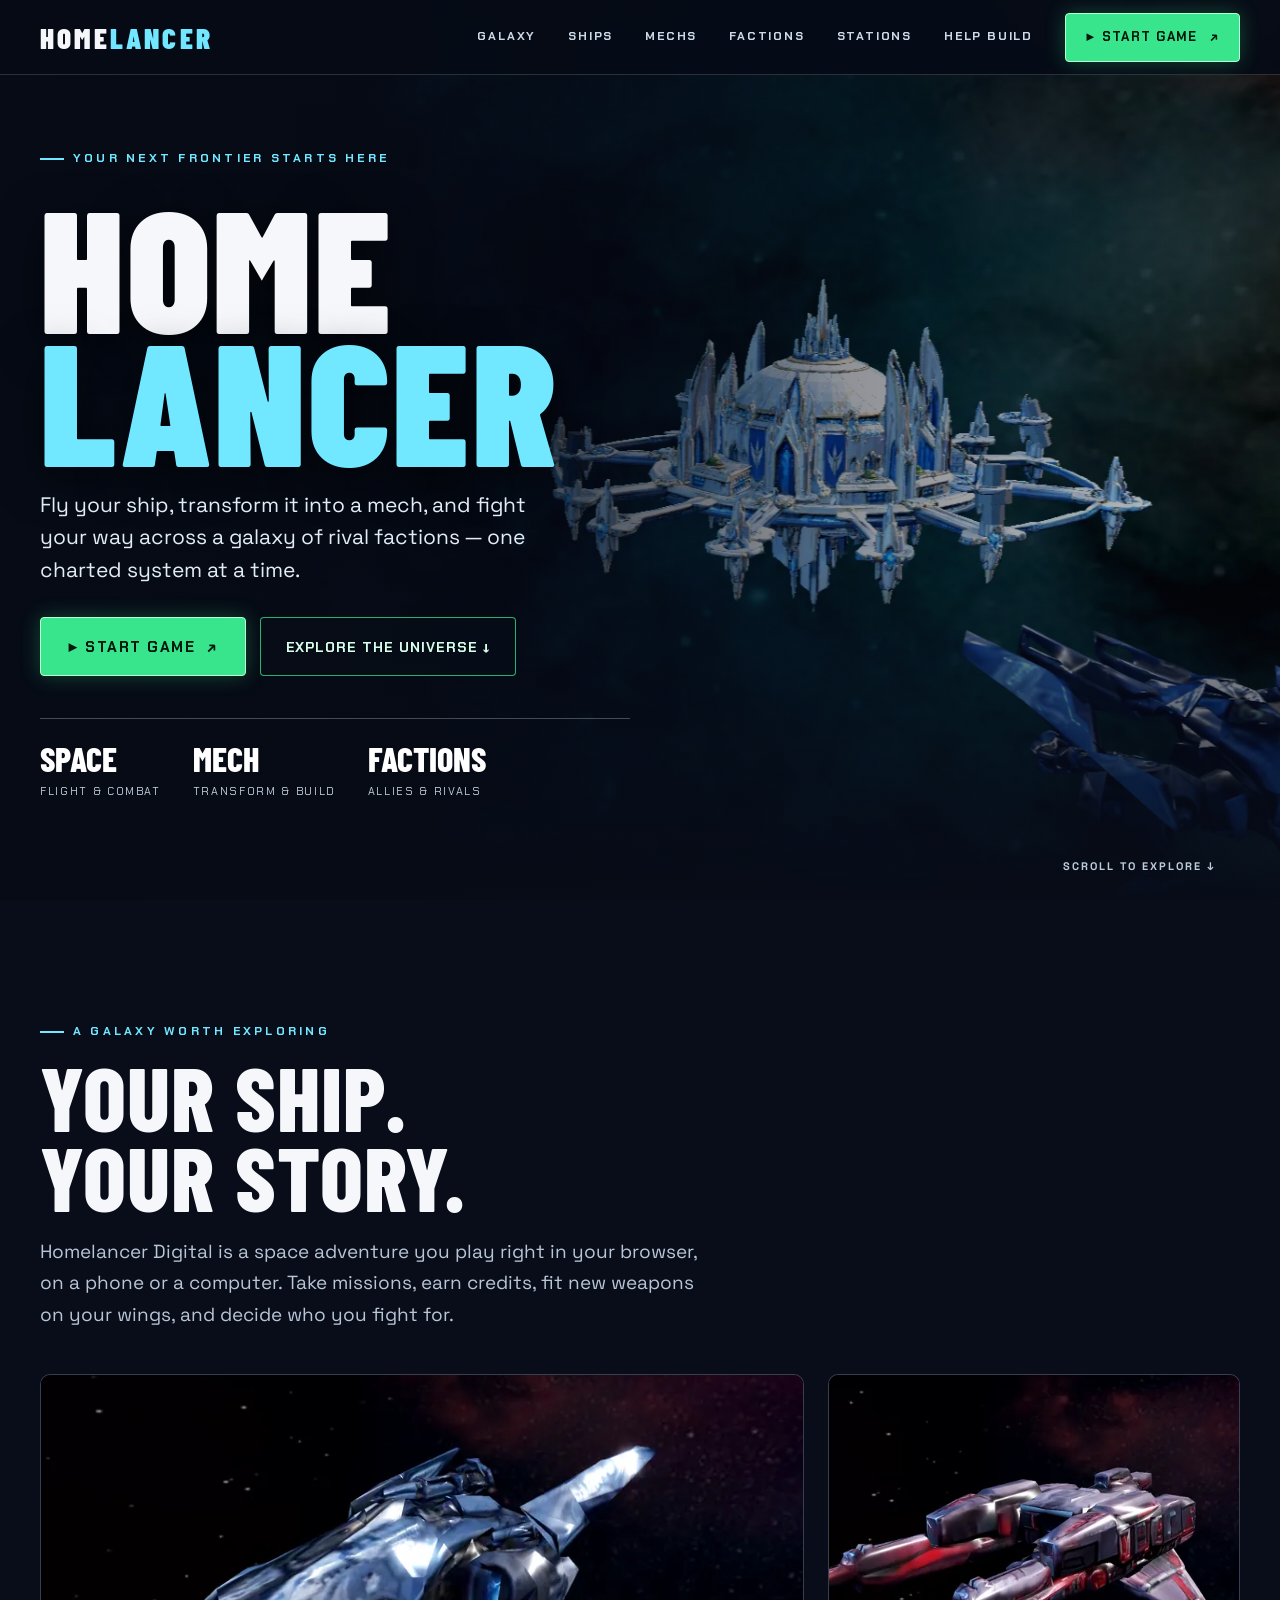
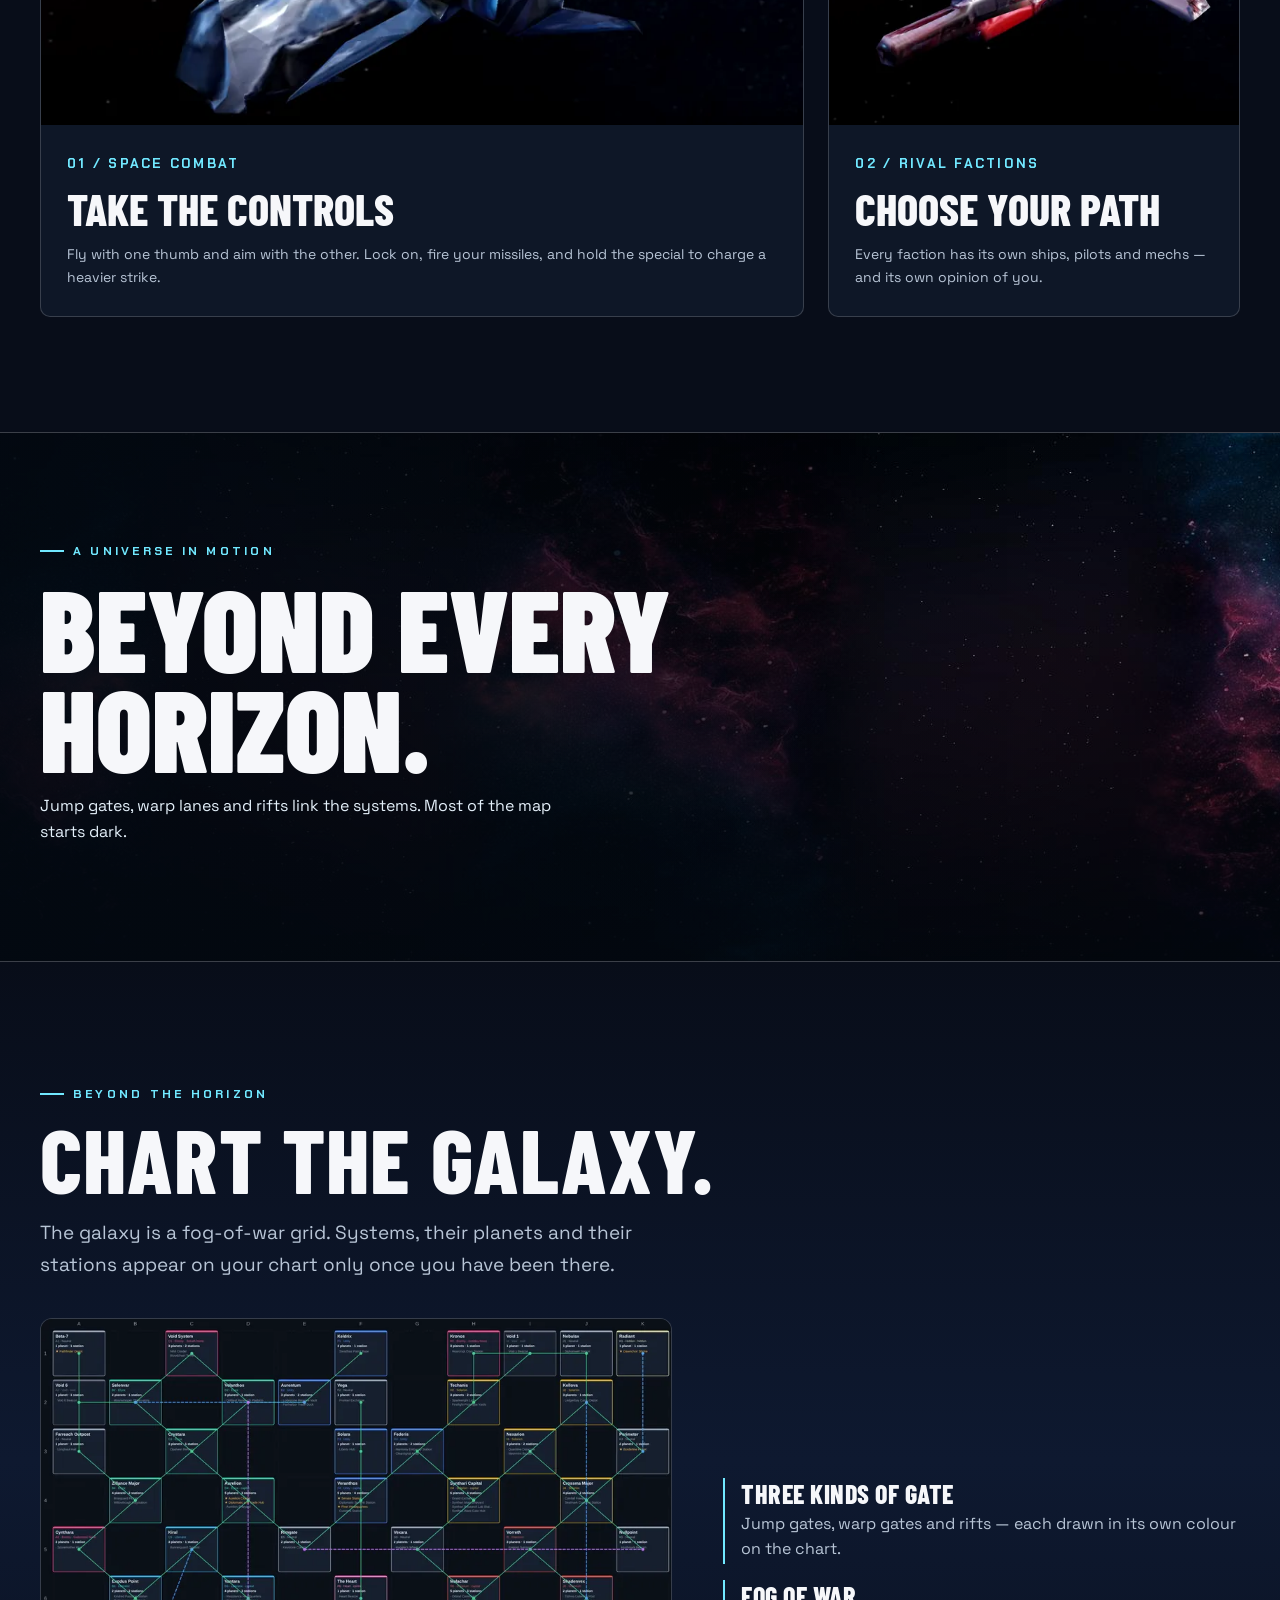
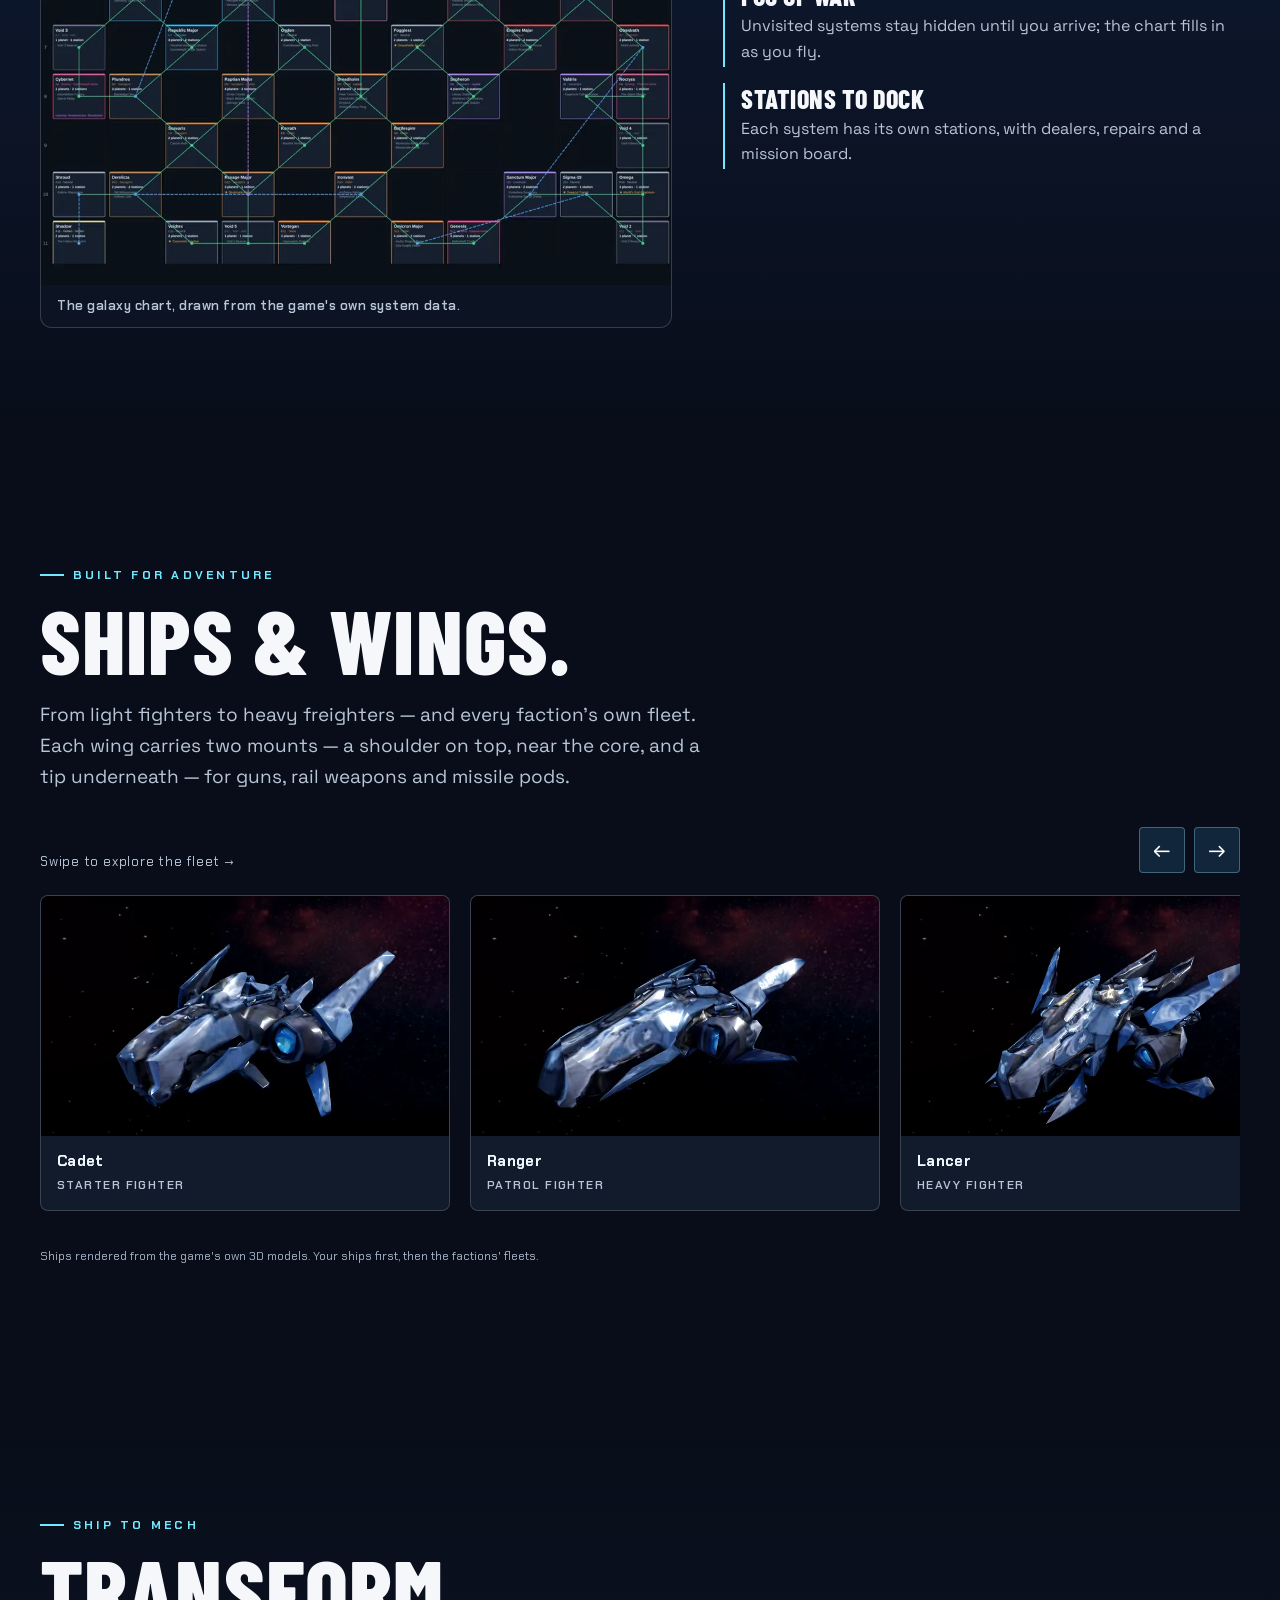
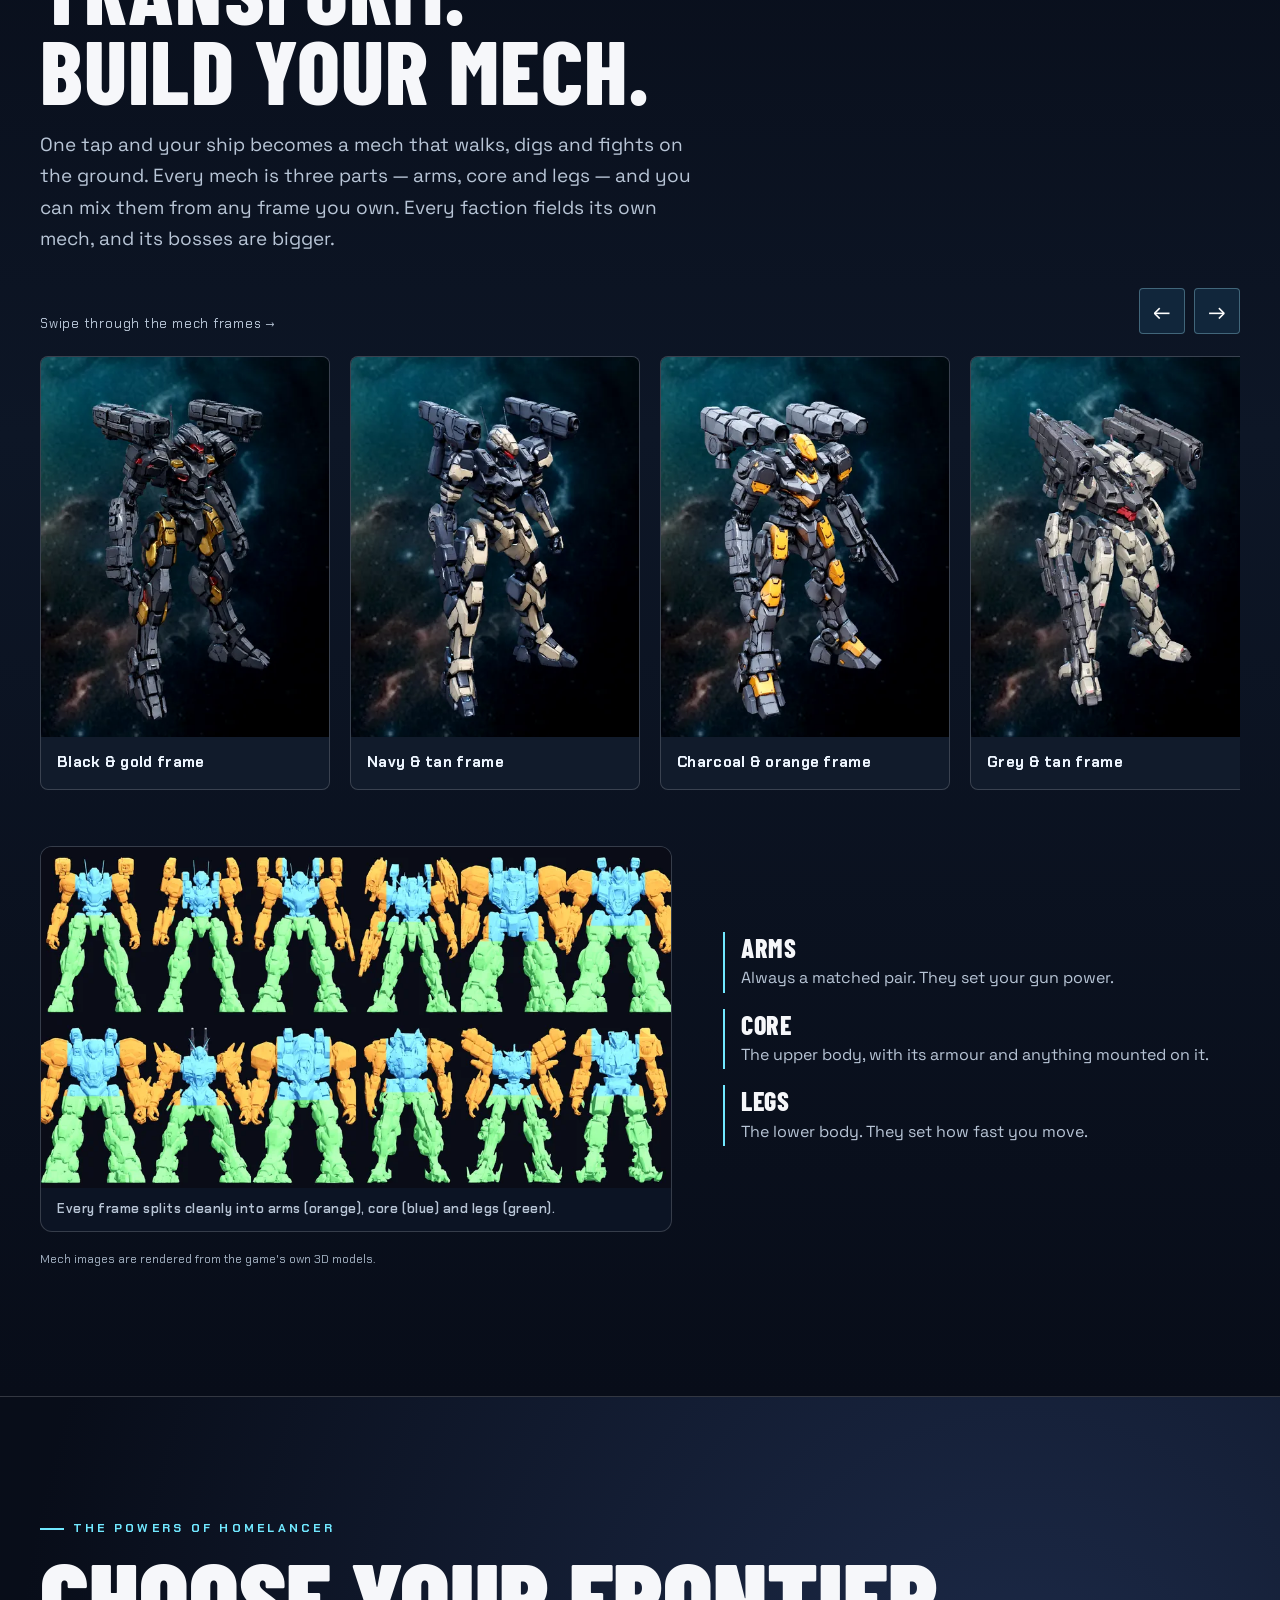
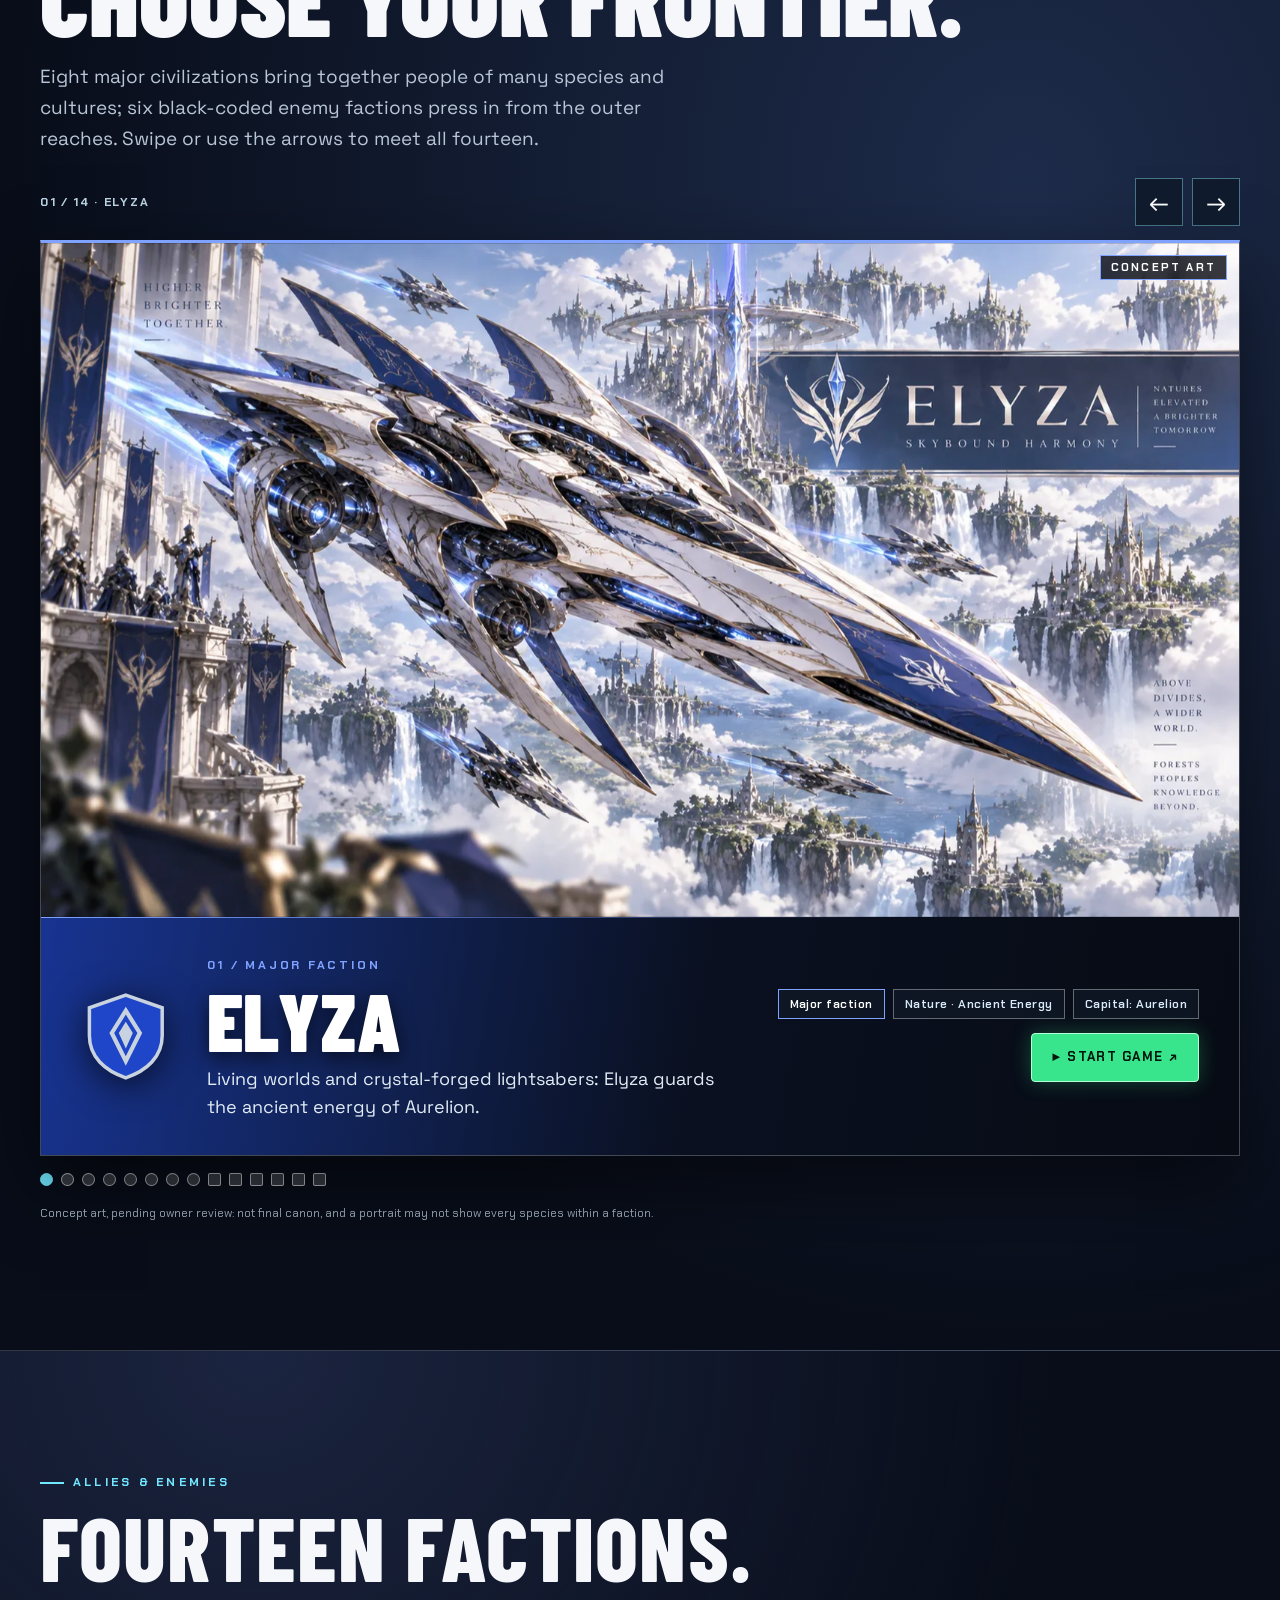
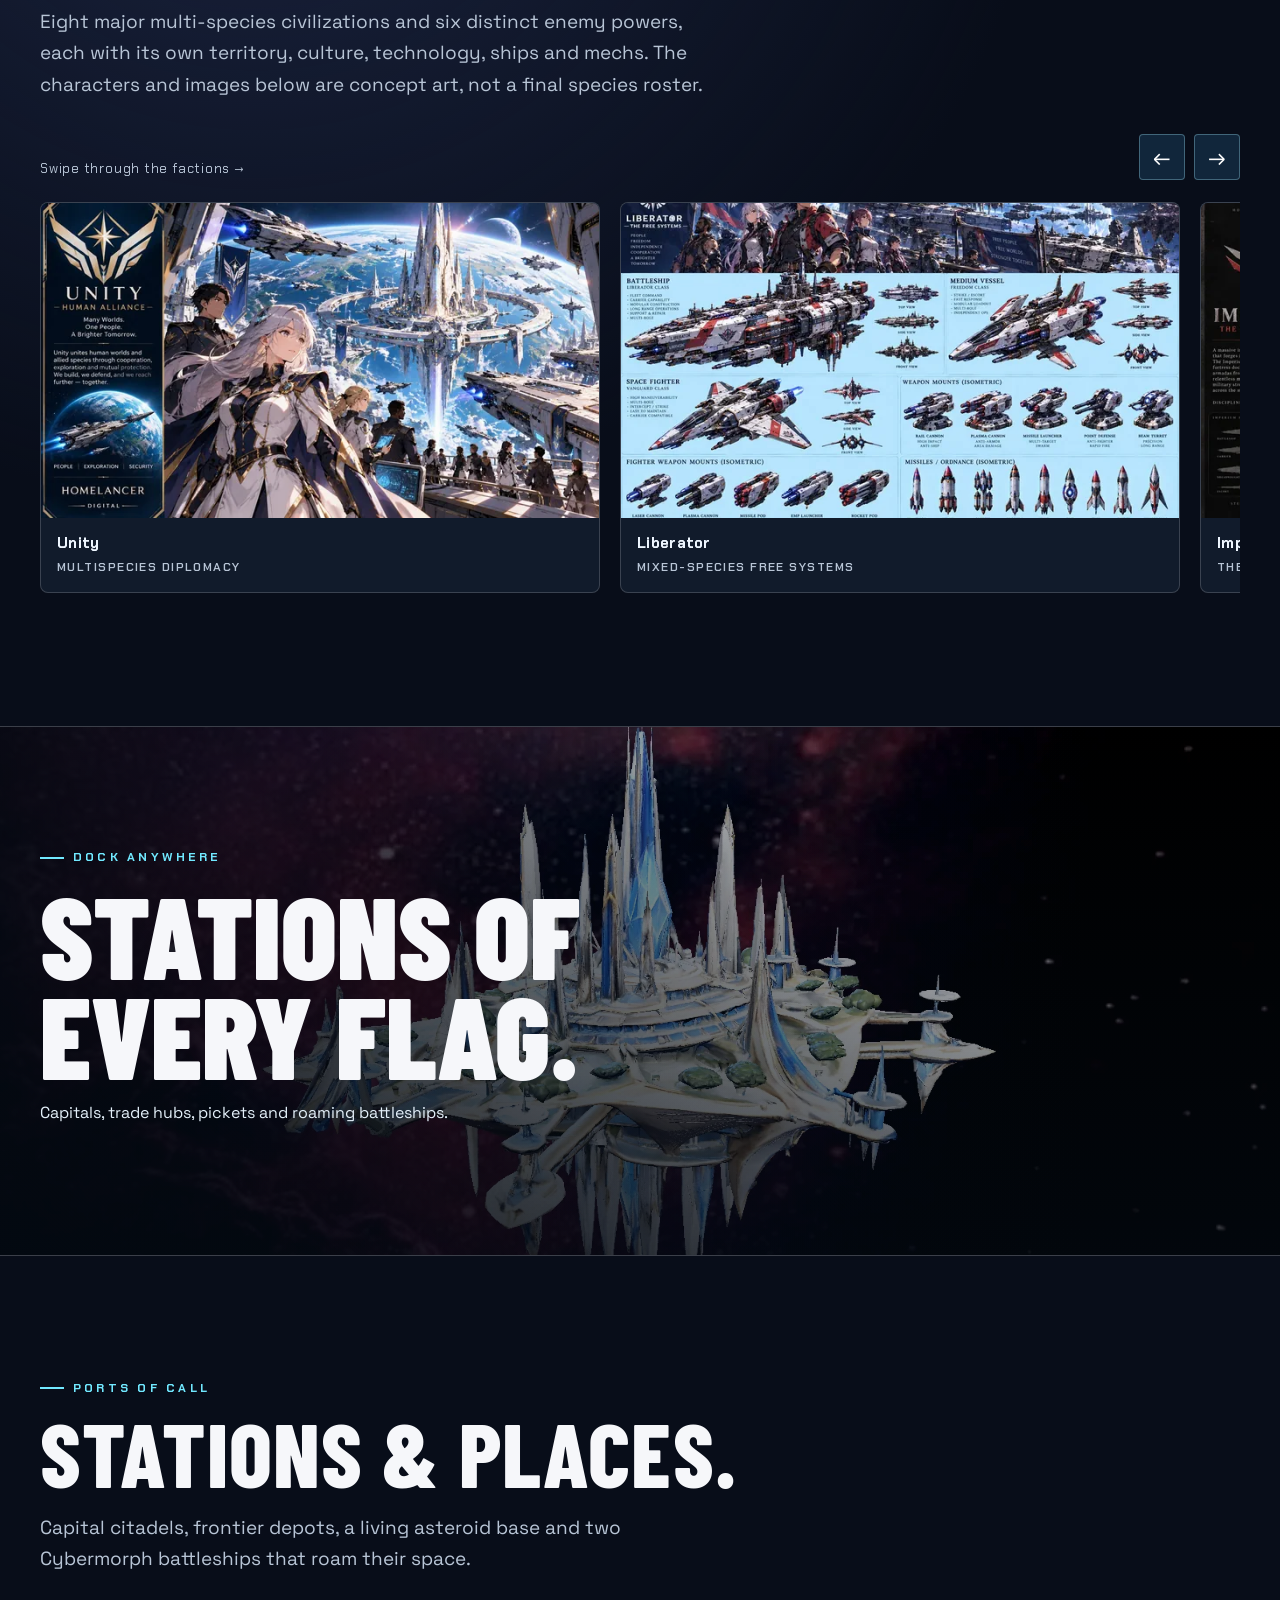
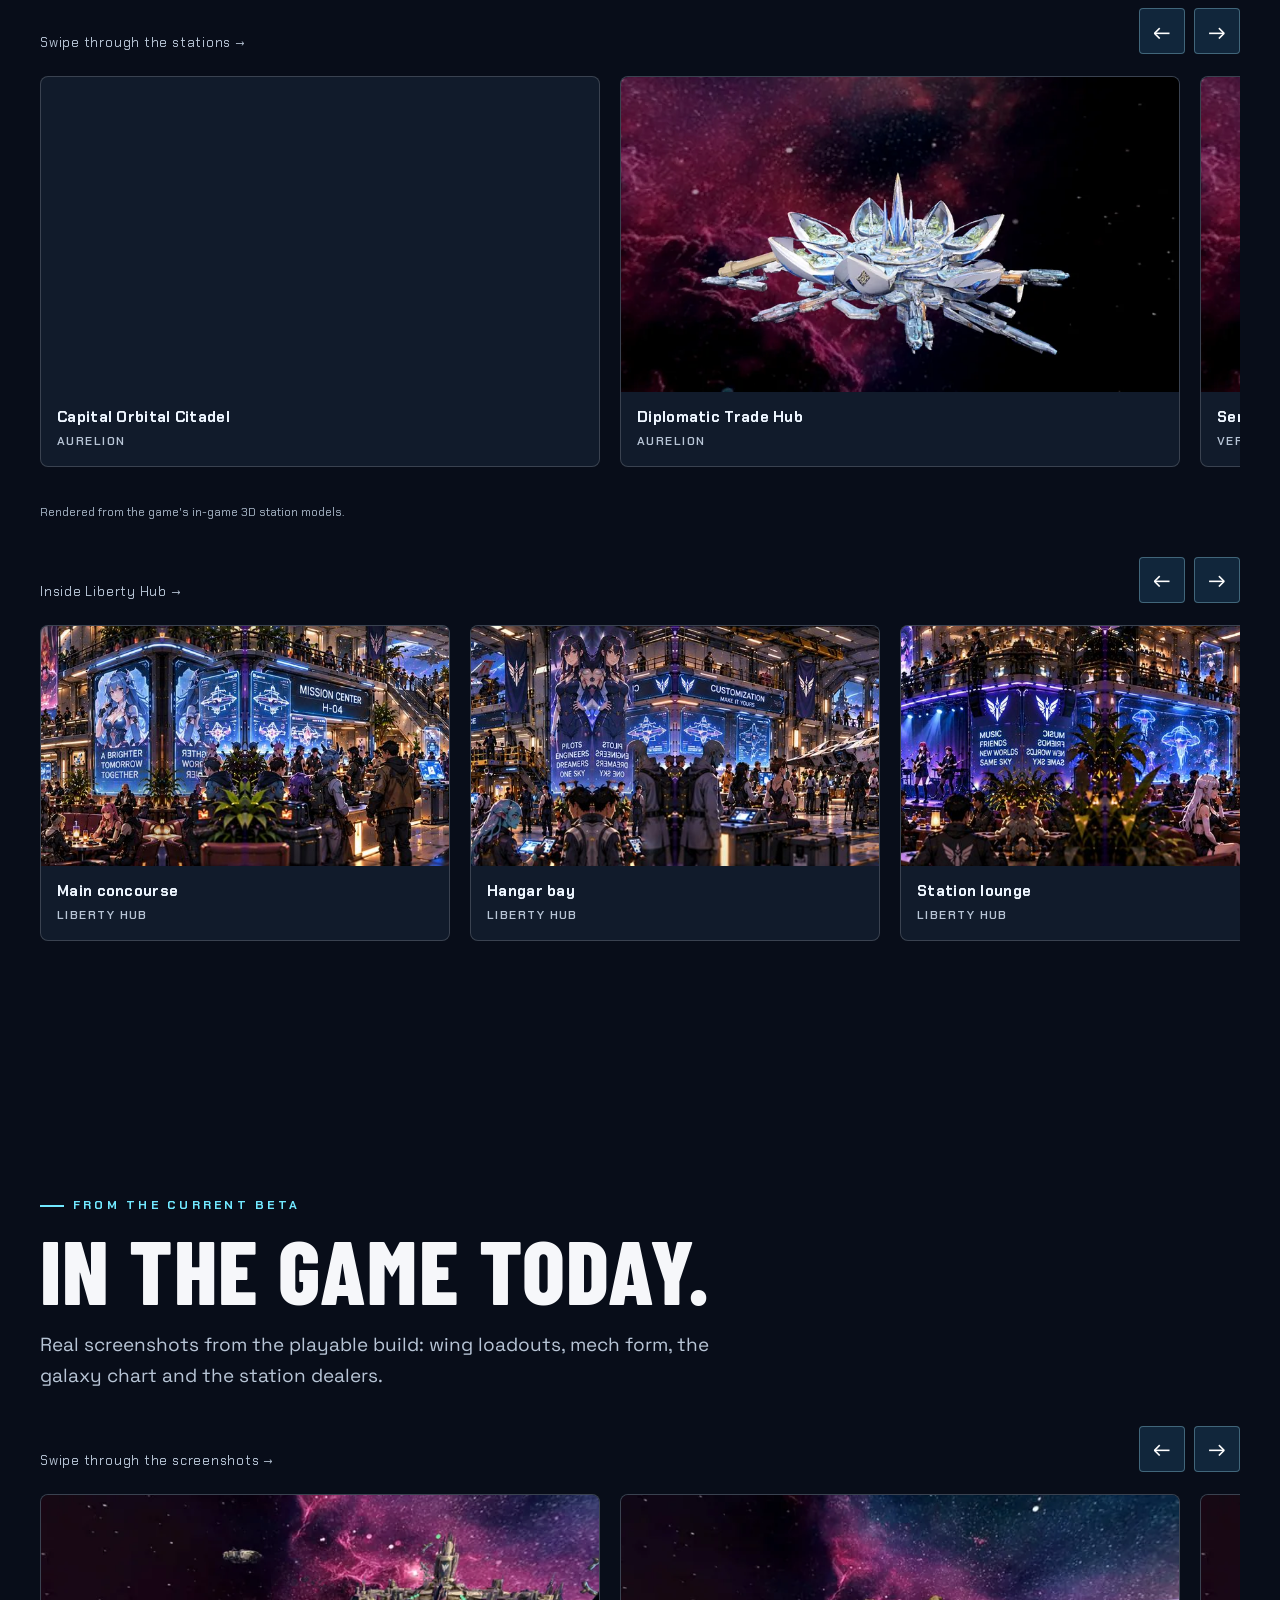
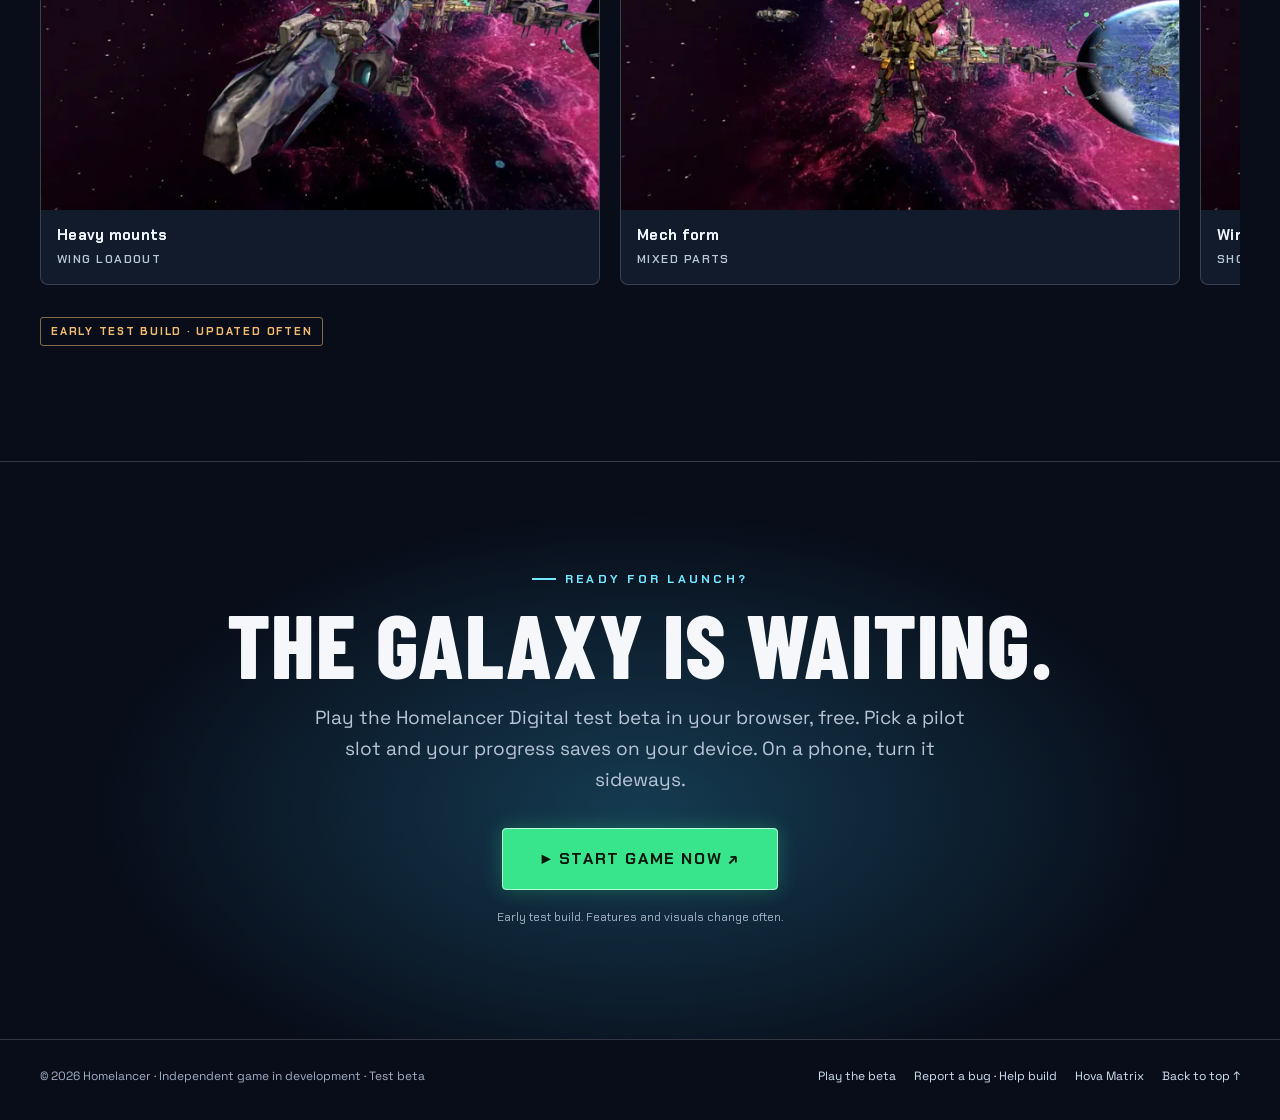
<file: index.html>
<!doctype html>
<html lang="en">
<head>
<meta charset="utf-8"><meta name="viewport" content="width=device-width,initial-scale=1,viewport-fit=cover">
<meta name="theme-color" content="#080d19"><meta name="description" content="Homelancer Digital — fly your ship, transform into a mech, fight rival factions and explore a galaxy under fog of war. Play the free browser beta.">
<meta property="og:title" content="HOMELANCER — Your Galaxy Awaits"><meta property="og:description" content="A space adventure in your browser: ships, mechs, factions and stations. Play the beta."><meta property="og:image" content="https://homelancergame.com/a/hero2.webp"><meta property="og:type" content="website">
<title>HOMELANCER — Your Galaxy Awaits</title>
<link rel="preconnect" href="https://fonts.googleapis.com">
<link rel="preconnect" href="https://fonts.gstatic.com" crossorigin>
<link href="https://fonts.googleapis.com/css2?family=Barlow+Condensed:wght@600;700;800;900&family=Chakra+Petch:wght@500;600;700&family=Space+Grotesk:wght@400;500;600;700&display=swap" rel="stylesheet">
<link rel="preload" as="image" href="a/hero2.webp" imagesrcset="a/hero2-960.webp 960w, a/hero2.webp 1920w" imagesizes="100vw" fetchpriority="high">
<style>
:root{color-scheme:dark;--bg:#080d19;--panel:#111b2b;--text:#f6f7fa;--muted:#b8c5d6;--cyan:#71e8ff;--gold:#f3bc6e;--line:#ffffff2c;--display:"Barlow Condensed",Impact,sans-serif;--body:"Space Grotesk",system-ui,sans-serif}
*{box-sizing:border-box}html{scroll-behavior:smooth;scroll-padding-top:90px}body{margin:0;background:var(--bg);color:var(--text);font:400 16px/1.6 var(--body);overflow-x:hidden}img{display:block;max-width:100%}a{color:inherit;text-decoration:none}button{font:inherit}::selection{background:#71e8ff;color:#05101c}
:focus-visible{outline:3px solid var(--cyan);outline-offset:4px}.skip{position:absolute;top:-100px;left:12px;z-index:200;padding:12px;background:#fff;color:#000}.skip:focus{top:12px}
.wrap{width:min(1200px,calc(100% - 44px));margin-inline:auto}
.site-header{position:fixed;inset:0 0 auto;z-index:100;border-bottom:1px solid #ffffff26;background:#060b16eb;backdrop-filter:blur(18px)}
.header-inner{min-height:74px;display:flex;align-items:center;gap:32px}
.logo{font:900 clamp(21px,2.8vw,29px)/1 var(--display);letter-spacing:.11em;text-transform:uppercase;white-space:nowrap}.logo span{color:var(--cyan)}
.desktop-nav{display:flex;align-items:center;gap:clamp(14px,2.5vw,32px);margin-left:auto}
.desktop-nav a{color:#ced9e8;font-size:12px;font-weight:700;letter-spacing:.15em;text-transform:uppercase}.desktop-nav a:hover{color:var(--cyan)}
.play-btn{display:inline-flex;align-items:center;justify-content:center;gap:12px;min-height:49px;padding:11px 20px;background:var(--cyan);color:#04111d;border:1px solid #baf4ff;border-radius:4px;font-size:13px;font-weight:800;letter-spacing:.10em;text-transform:uppercase;white-space:nowrap;box-shadow:0 0 20px #3bd6f537}
.play-btn:hover{background:#d3f9ff;box-shadow:0 0 30px #3bd6f563}.play-btn:active{transform:translateY(1px)}
.hero{min-height:790px;min-height:100svh;position:relative;display:flex;align-items:center;isolation:isolate;overflow:hidden;padding:135px 0 92px;background:#090f1d}
.hero-bg{position:absolute;inset:0;z-index:-2;width:100%;height:100%;object-fit:cover;object-position:60% center;filter:saturate(1.25) contrast(1.05)}
.hero:after{content:"";position:absolute;inset:0;z-index:-1;background:linear-gradient(90deg,#060b16 0%,#060b16de 29%,#060b1675 64%,#060b1640),linear-gradient(0deg,#080d19 0%,transparent 38%),linear-gradient(180deg,#080d1959,transparent 38%)}
.eyebrow{display:inline-flex;gap:9px;align-items:center;color:var(--cyan);font-size:12px;font-weight:800;letter-spacing:.27em;text-transform:uppercase}
.eyebrow:before{content:"";width:24px;height:2px;background:currentColor}
.hero h1{font:900 clamp(82px,13.5vw,194px)/.77 var(--display);letter-spacing:.015em;text-transform:uppercase;margin:30px 0 24px;text-shadow:0 10px 45px #0009}
.hero h1 span{display:block;color:var(--cyan)}
.hero .lead{font-size:clamp(17px,2vw,21px);line-height:1.55;max-width:530px;color:#e2ecf7;text-wrap:pretty}
.hero-actions{display:flex;gap:14px;flex-wrap:wrap;margin:31px 0 42px}
.hero-actions .play-btn{min-height:59px;padding:15px 27px;font-size:15px}
.secondary-btn{display:inline-flex;align-items:center;justify-content:center;min-height:59px;padding:13px 25px;border:1px solid #c4d9ed91;background:#090e19a8;border-radius:4px;font-size:14px;font-weight:800;letter-spacing:.07em;text-transform:uppercase}
.secondary-btn:hover{background:#233d52}
/* Ready state: add class="ready" to any .play-btn or .secondary-btn whose target is live (green = ready to go). Remove it to fall back to the normal look. */
.play-btn.ready{background:#39e58c;color:#03170c;border-color:#b6ffd6;box-shadow:0 0 20px #39e58c47}
.play-btn.ready:hover{background:#b9ffd7;box-shadow:0 0 30px #39e58c70}.play-btn.ready:focus-visible{outline-color:#39e58c}
.secondary-btn.ready{border-color:#39e58cc2;color:#d8ffe9}.secondary-btn.ready:hover{background:#12402b}.secondary-btn.ready:focus-visible{outline-color:#39e58c}
.hero-stats{display:flex;flex-wrap:wrap;gap:20px 32px;border-top:1px solid #ffffff42;padding-top:23px;max-width:590px}
.hero-stats strong{display:block;font:800 34px/1 var(--display);color:#fff}
.hero-stats span{display:block;margin-top:7px;font-size:11px;letter-spacing:.15em;text-transform:uppercase;color:#c6d3e3}
.scroll-hint{position:absolute;bottom:24px;right:clamp(22px,5vw,70px);font-size:11px;font-weight:700;letter-spacing:.18em;color:#bdccdc;text-transform:uppercase}
section.content{padding:clamp(65px,9vw,115px) 0;position:relative}
.section-title{font:800 clamp(48px,7vw,100px)/.9 var(--display);text-transform:uppercase;letter-spacing:.013em;margin:14px 0 18px}
.section-lead{max-width:670px;color:var(--muted);font-size:clamp(16px,1.7vw,19px);line-height:1.65}
.feature-grid{display:grid;grid-template-columns:1fr 1fr;gap:24px;margin-top:44px}
.feature{overflow:hidden;position:relative;border:1px solid var(--line);background:#0e1727;border-radius:10px}
.feature img{width:100%;height:280px;object-fit:cover;transition:transform .5s}
.feature:hover img{transform:scale(1.035)}.feature-copy{padding:25px 26px 28px}.feature small{color:var(--cyan);font-weight:800;text-transform:uppercase;letter-spacing:.17em}
.feature h3{font:800 clamp(31px,4vw,44px)/1 var(--display);text-transform:uppercase;margin:12px 0}.feature p{color:var(--muted);margin:0;font-size:14px}
#galaxy{background:linear-gradient(180deg,#080d19,#0e1930 46%,#080d19)}
.wide-showcase{margin-top:38px;display:grid;grid-template-columns:1.15fr .85fr;overflow:hidden;background:#111d31;border:1px solid var(--line);border-radius:12px;min-height:415px}
.wide-showcase img{height:100%;width:100%;object-fit:cover}.wide-copy{padding:clamp(27px,5vw,63px);display:flex;flex-direction:column;justify-content:center}
.wide-copy h3{font:800 clamp(40px,5vw,72px)/.9 var(--display);text-transform:uppercase;margin:13px 0 22px}
.wide-copy p{color:var(--muted);line-height:1.65;margin:0}
.gallery{display:grid;grid-template-columns:repeat(3,minmax(0,1fr));gap:18px;margin-top:38px}
.gallery figure{margin:0;background:#121b2a;border:1px solid var(--line);border-radius:9px;overflow:hidden}.gallery img{height:220px;object-fit:cover;width:100%}.gallery figcaption{padding:14px 16px 17px;font-size:13px;color:#dae6f3;font-weight:700;letter-spacing:.03em}
.disclaimer{color:#a6b4c5;font-size:12px;margin-top:18px}
#play{padding:100px 0;background:radial-gradient(ellipse at 50% 60%,#153b51 0%,transparent 60%),#080d19;text-align:center;border-top:1px solid var(--line)}
#play .section-lead{margin:0 auto 32px}#play .play-btn{min-height:62px;padding:16px 38px;font-size:16px}
footer{padding:27px 0 34px;border-top:1px solid var(--line);color:#9fb0c5;font-size:12px}
.footer-inner{display:flex;justify-content:space-between;gap:18px;flex-wrap:wrap}
@media(max-width:920px){.desktop-nav{display:none}.header-inner{justify-content:space-between}.hero h1{font-size:clamp(75px,16vw,130px)}}
@media(max-width:700px){.wrap{width:calc(100% - 36px)}.header-inner{min-height:66px;gap:12px}.logo{font-size:22px;letter-spacing:.07em}.header-inner>.play-btn{min-height:44px;padding:10px 12px;font-size:11px;letter-spacing:.04em}.hero{min-height:750px;min-height:100svh;align-items:flex-end;padding:116px 0 65px}.hero-bg{object-position:72% 38%}.hero:after{background:linear-gradient(0deg,#080d19 0%,#080d19f0 38%,#080d1955 70%,#080d1910)}.hero h1{font-size:clamp(70px,16vw,106px);margin:20px 0}.hero .lead{font-size:16px}.hero-actions{display:grid;gap:10px;margin:24px 0 30px}.hero-actions>a{width:100%}.hero-stats{gap:18px;padding-top:16px}.hero-stats strong{font-size:29px}.scroll-hint{display:none}.feature-grid,.gallery{grid-template-columns:1fr}.feature img{height:240px}.wide-showcase{grid-template-columns:1fr}.wide-showcase img{height:245px}.gallery img{height:250px}section.content{padding:70px 0}#play{padding:75px 0}}
@media(max-width:360px){.logo{font-size:18px}.header-inner>.play-btn{font-size:11.5px;padding:9px 10px;letter-spacing:.02em}.hero h1{font-size:65px}}
@media(prefers-reduced-motion:reduce){html{scroll-behavior:auto}.feature img,.play-btn{transition:none}}
</style>
<style>
/* v3: labels in Chakra Petch, swipe rails, parallax bands, mech / faction / station showcases */
:root{--ui:"Chakra Petch","Space Grotesk",system-ui,sans-serif}
.eyebrow,.desktop-nav a,.play-btn,.secondary-btn,.rail-note,.horizontal-gallery figcaption,.feature small,.hero-stats span,.disclaimer,.tag{font-family:var(--ui)}
.hero-bg{transform:translate3d(0,var(--hero-y,0px),0) scale(1.12);will-change:transform}
.feature-grid{grid-template-columns:minmax(0,1.3fr) minmax(0,.7fr)}.feature-grid .feature img{height:350px}
.rail-head{display:flex;justify-content:space-between;align-items:end;gap:20px;margin:34px 0 16px}
.rail-controls{display:flex;gap:9px;flex:none}
.rail-controls button{height:46px;width:46px;border:1px solid #8bc6da66;background:#11263b;color:#fff;border-radius:4px;cursor:pointer;font-size:22px}
.rail-controls button:hover{background:#1b4962}
.horizontal-gallery{display:flex;gap:20px;overflow-x:auto;overscroll-behavior-x:contain;scroll-snap-type:x mandatory;scrollbar-width:thin;scrollbar-color:#447c91 #111b2b;padding:6px 2px 18px;-webkit-overflow-scrolling:touch}
.horizontal-gallery figure{flex:0 0 min(34vw,410px);scroll-snap-align:start;margin:0;border-radius:8px;overflow:hidden;border:1px solid var(--line);background:#111b2b}
.horizontal-gallery figure img{width:100%;height:240px;object-fit:cover}
.horizontal-gallery figcaption{padding:13px 16px 15px;color:#eef6ff;font-size:15px;font-weight:700;letter-spacing:.02em}
.horizontal-gallery figcaption span{display:block;margin-top:3px;color:var(--muted);font-size:12px;font-weight:600;letter-spacing:.12em;text-transform:uppercase}
.rail-tall figure{flex-basis:min(24vw,290px)}.rail-tall figure img{height:380px;object-position:center 30%}
.rail-wide figure{flex-basis:min(46vw,560px)}.rail-wide figure img{height:315px}
.rail-note{color:var(--muted);font-size:13px;margin:0;letter-spacing:.06em}
.parallax-band{position:relative;height:clamp(300px,43vw,530px);overflow:hidden;display:flex;align-items:center;isolation:isolate;border-block:1px solid #ffffff35}
.parallax-band img{position:absolute;inset:-18% 0;width:100%;height:136%;object-fit:cover;z-index:-2;transform:translate3d(0,var(--band-y,0px),0)}
.parallax-band:after{content:"";position:absolute;inset:0;z-index:-1;background:linear-gradient(90deg,#030911ed,transparent 85%),linear-gradient(0deg,#030911b5,transparent)}
.parallax-band h2{font:900 clamp(55px,9vw,132px)/.87 var(--display);text-transform:uppercase;max-width:780px;margin:16px 0}
.parallax-band p{color:#e4f0fa;max-width:540px}
.split{display:grid;grid-template-columns:1.1fr .9fr;gap:clamp(24px,4vw,56px);align-items:center;margin-top:38px}
.split figure{margin:0;border:1px solid var(--line);border-radius:12px;overflow:hidden;background:#0c1424}
.split figure img{width:100%;height:auto}
.split figcaption{padding:12px 16px;font:600 13px/1.4 var(--ui);color:var(--muted);letter-spacing:.04em}
.points{list-style:none;margin:0;padding:0;display:grid;gap:16px}
.points li{border-left:2px solid var(--cyan);padding:2px 0 2px 16px;color:var(--muted)}
.points b{display:block;color:var(--text);font:800 26px/1.05 var(--display);text-transform:uppercase;letter-spacing:.02em;margin-bottom:4px}
.tag{display:inline-block;margin-top:14px;padding:5px 10px;border:1px solid #f3bc6e88;color:var(--gold);border-radius:3px;font-size:11px;font-weight:700;letter-spacing:.16em;text-transform:uppercase}
#mechs{background:linear-gradient(180deg,#080d19,#0d1626 40%,#080d19)}
#factions{background:radial-gradient(ellipse at 20% 0%,#1b2440 0%,transparent 55%),#080d19}
footer .links{display:flex;gap:18px;flex-wrap:wrap}footer a{color:#cfe3f5}footer a:hover{color:var(--cyan)}
@media(max-width:920px){.split{grid-template-columns:1fr}}
@media(max-width:700px){.feature-grid{grid-template-columns:1fr}.feature-grid .feature img{height:240px}.horizontal-gallery figure{flex-basis:84%;max-width:400px}.horizontal-gallery figure img{height:220px}
.rail-tall figure{flex-basis:68%}.rail-tall figure img{height:340px}.rail-wide figure{flex-basis:88%}.rail-wide figure img{height:210px}
.rail-head{align-items:center;margin-top:26px}.parallax-band{height:390px}.parallax-band img{object-position:65% center}.parallax-band h2{font-size:clamp(54px,14vw,90px)}.points b{font-size:23px}}
@media(prefers-reduced-motion:reduce){.hero-bg,.parallax-band img{transform:none!important;will-change:auto}.horizontal-gallery{scroll-behavior:auto}}
</style>
<style>
/* Faction showcase: one composed concept-art banner per faction (assets/factions/<slug>.webp).
   Reveal: banner slides in from the right, the faction plate (emblem + copy) from the left, the title fades up. */
.faction-reveal{padding:clamp(70px,9vw,125px) 0;background:radial-gradient(ellipse at 80% 25%,#1d2b4a 0%,#080d19 70%);border-block:1px solid var(--line);overflow:hidden}
.faction-reveal .fr-title{font:900 clamp(54px,8vw,112px)/.89 "Barlow Condensed",Impact,sans-serif;text-transform:uppercase;margin:12px 0 18px}
.fr-controls{display:flex;justify-content:space-between;align-items:center;gap:20px;margin:23px 0 14px}.fr-status{font:700 12px var(--ui,system-ui);color:#bcd4e3;text-transform:uppercase;letter-spacing:.14em}.fr-buttons{display:flex;gap:9px}.fr-buttons button{width:48px;height:48px;background:#101c2e;border:1px solid #80d4e27d;color:white;font-size:25px;cursor:pointer}.fr-buttons button:hover{border-color:var(--faccent,#71e8ff)}
.fr-stage{--faccent:#71e8ff;--fc1:#0b0d12;--fc2:#71e8ff;position:relative;isolation:isolate;overflow:hidden;background:#0a1222;border:1px solid #ffffff3a;border-top:3px solid var(--faccent);box-shadow:0 30px 70px #0008;touch-action:pan-y;transition:border-color .4s}
.fr-banner{position:relative;width:100%;aspect-ratio:16/9;overflow:hidden;background:#070b14}
.fr-banner img{position:relative;-webkit-user-drag:none;user-select:none;width:100%;height:100%;object-fit:cover;object-position:center}
.fr-badge{position:absolute;top:12px;right:12px;z-index:2;padding:6px 10px;font:700 11px/1 var(--ui,system-ui);letter-spacing:.2em;text-transform:uppercase;color:#fff;background:#05080fcc;border:1px solid var(--faccent);backdrop-filter:blur(6px)}
.fr-plate{position:relative;display:grid;grid-template-columns:auto 1fr auto;gap:clamp(16px,3vw,36px);align-items:center;padding:clamp(20px,3vw,34px) clamp(20px,3.4vw,40px);background:linear-gradient(100deg,color-mix(in srgb,var(--fc1) 70%,#070b14) 0%,#0a1020 55%,#070b14 100%)}
.fr-plate:before{content:"";position:absolute;inset:0 0 auto;height:1px;background:linear-gradient(90deg,var(--faccent),transparent 70%)}
.fr-emblem{width:clamp(64px,7vw,92px);height:clamp(64px,7vw,92px);filter:drop-shadow(0 6px 18px #000a)}.fr-emblem svg{width:100%;height:100%;display:block}
.fr-copy{min-width:0}
.fr-copy .fr-code{font:700 12px var(--ui,system-ui);color:var(--faccent);letter-spacing:.23em;text-transform:uppercase}
.fr-copy h3{font:900 clamp(46px,6.4vw,92px)/.86 "Barlow Condensed",Impact,sans-serif;text-transform:uppercase;margin:8px 0 10px;color:#fff;letter-spacing:.01em;text-shadow:0 6px 20px #000a;overflow-wrap:anywhere}
.fr-copy p{font:400 clamp(15px,1.5vw,18px)/1.55 var(--body);max-width:640px;color:#e0ebf5;margin:0}
.fr-side{display:flex;flex-direction:column;align-items:flex-end;gap:14px}
.fr-tags{display:flex;flex-wrap:wrap;gap:8px;justify-content:flex-end}.fr-tags span{border:1px solid #ffffff5c;background:#101928b0;padding:6px 11px;font:600 12px var(--ui,system-ui);color:#d9ebf8;letter-spacing:.04em}.fr-tags span:first-child{border-color:var(--faccent);color:#fff}
.fr-stage.fr-enter .fr-banner img{animation:fr-right .7s cubic-bezier(.2,.7,.2,1) both}.fr-stage.fr-enter .fr-emblem,.fr-stage.fr-enter .fr-plate{animation:fr-left .75s .1s cubic-bezier(.2,.7,.2,1) both}.fr-stage.fr-enter .fr-copy>*,.fr-stage.fr-enter .fr-badge{animation:fr-up .55s .28s both}
@keyframes fr-right{from{opacity:.35;transform:translateX(12%)}to{opacity:1;transform:none}}@keyframes fr-left{from{opacity:0;transform:translateX(-12%)}to{opacity:1;transform:none}}@keyframes fr-up{from{opacity:0;transform:translateY(18px)}to{opacity:1;transform:none}}
.fr-dots{display:flex;flex-wrap:wrap;gap:8px;margin:17px 0 0}.fr-dots button{width:13px;height:13px;padding:0;border-radius:50%;border:1px solid #ffffffa5;background:#ffffff32;cursor:pointer}.fr-dots button[aria-current="true"]{background:var(--faccent,var(--cyan));border-color:var(--faccent,var(--cyan))}.fr-dots button.fr-enemy{border-radius:2px}
@media(max-width:860px){.fr-plate{grid-template-columns:auto 1fr}.fr-side{grid-column:1/-1;align-items:flex-start}.fr-tags{justify-content:flex-start}}
@media(max-width:560px){.fr-plate{grid-template-columns:1fr;gap:12px;padding:20px}.fr-emblem{width:58px;height:58px;position:absolute;top:-34px;right:16px}.fr-copy h3{font-size:clamp(44px,13vw,64px)}.fr-copy p{font-size:15px}.fr-badge{top:8px;right:8px;font-size:11px;padding:5px 8px;letter-spacing:.16em}.fr-dots{gap:10px}.fr-dots button{width:16px;height:16px}}
@media(prefers-reduced-motion:reduce){.fr-stage *,.fr-stage{animation:none!important;transition:none!important}}
</style></head>
<body>
<a class="skip" href="#main">Skip to content</a>
<header class="site-header"><div class="wrap header-inner">
<a class="logo" href="#top" aria-label="Homelancer home">HOME<span>LANCER</span></a>
<nav class="desktop-nav" aria-label="Main navigation"><a href="#galaxy">Galaxy</a><a href="#ships">Ships</a><a href="#mechs">Mechs</a><a href="#factions">Factions</a><a href="#stations">Stations</a><a href="help/">Help Build</a></nav>
<a class="play-btn ready" id="start-top" href="https://houawanych-pixel.github.io/homelancer-digital/" aria-label="Start Homelancer Digital game">▶ Start Game <span aria-hidden="true">↗</span></a>
</div></header>
<main id="main">
<section class="hero" id="top" aria-labelledby="hero-title">
<img class="hero-bg" src="a/hero2.webp" srcset="a/hero2-960.webp 960w, a/hero2.webp 1920w" sizes="100vw" alt="" fetchpriority="high" width="1920" height="1080">
<div class="wrap"><span class="eyebrow">Your next frontier starts here</span>
<h1 id="hero-title">HOME<span>LANCER</span></h1>
<p class="lead">Fly your ship, transform it into a mech, and fight your way across a galaxy of rival factions — one charted system at a time.</p>
<div class="hero-actions"><a class="play-btn ready" href="https://houawanych-pixel.github.io/homelancer-digital/">▶ Start Game <span aria-hidden="true">↗</span></a><a class="secondary-btn ready" href="#universe">Explore the universe ↓</a></div>
<div class="hero-stats"><div><strong>SPACE</strong><span>Flight &amp; combat</span></div><div><strong>MECH</strong><span>Transform &amp; build</span></div><div><strong>FACTIONS</strong><span>Allies &amp; rivals</span></div></div>
</div><div class="scroll-hint">Scroll to explore ↓</div></section>

<section class="content" id="universe"><div class="wrap"><span class="eyebrow">A galaxy worth exploring</span><h2 class="section-title">Your ship.<br>Your story.</h2>
<p class="section-lead">Homelancer Digital is a space adventure you play right in your browser, on a phone or a computer. Take missions, earn credits, fit new weapons on your wings, and decide who you fight for.</p>
<div class="feature-grid">
<article class="feature"><img loading="lazy" src="a/ship/ranger-800.webp" srcset="a/ship/ranger-800.webp 800w, a/ship/ranger.webp 1600w" sizes="(max-width:700px) 100vw, 60vw" alt="The Ranger patrol fighter, in-game model" width="1600" height="900"><div class="feature-copy"><small>01 / Space combat</small><h3>Take the controls</h3><p>Fly with one thumb and aim with the other. Lock on, fire your missiles, and hold the special to charge a heavier strike.</p></div></article>
<article class="feature"><img loading="lazy" src="a/ship/imperium_gunship-800.webp" alt="An Imperium gunship, in-game model" width="800" height="450"><div class="feature-copy"><small>02 / Rival factions</small><h3>Choose your path</h3><p>Every faction has its own ships, pilots and mechs — and its own opinion of you.</p></div></article>
</div></div></section>

<section class="parallax-band" aria-labelledby="interlude-title"><img src="a/sky_solara.jpg" alt="" loading="lazy" width="1600" height="800"><div class="wrap"><span class="eyebrow">A universe in motion</span><h2 id="interlude-title">Beyond every horizon.</h2><p>Jump gates, warp lanes and rifts link the systems. Most of the map starts dark.</p></div></section>

<section class="content" id="galaxy"><div class="wrap"><span class="eyebrow">Beyond the horizon</span><h2 class="section-title">Chart the galaxy.</h2>
<p class="section-lead">The galaxy is a fog-of-war grid. Systems, their planets and their stations appear on your chart only once you have been there.</p>
<div class="split"><figure><img loading="lazy" decoding="async" src="a/galaxy_map.webp" srcset="a/galaxy_map-900.webp 900w, a/galaxy_map.webp 2000w" sizes="(max-width:920px) 100vw, 640px" alt="The Homelancer galaxy chart: a grid of systems linked by coloured gate lines" width="2000" height="1798"><figcaption>The galaxy chart, drawn from the game's own system data.</figcaption></figure>
<ul class="points"><li><b>Three kinds of gate</b>Jump gates, warp gates and rifts — each drawn in its own colour on the chart.</li><li><b>Fog of war</b>Unvisited systems stay hidden until you arrive; the chart fills in as you fly.</li><li><b>Stations to dock</b>Each system has its own stations, with dealers, repairs and a mission board.</li></ul></div></div></section>

<section class="content" id="ships"><div class="wrap"><span class="eyebrow">Built for adventure</span><h2 class="section-title">Ships &amp; wings.</h2>
<p class="section-lead">From light fighters to heavy freighters — and every faction's own fleet. Each wing carries two mounts — a shoulder on top, near the core, and a tip underneath — for guns, rail weapons and missile pods.</p>
<div class="rail-head"><p class="rail-note">Swipe to explore the fleet →</p><div class="rail-controls"><button type="button" data-rail="ships-gallery" data-dir="-1" aria-label="Previous ship">←</button><button type="button" data-rail="ships-gallery" data-dir="1" aria-label="Next ship">→</button></div></div><div class="horizontal-gallery" id="ships-gallery" tabindex="0" role="region" aria-label="ship gallery"><figure><img loading="lazy" decoding="async" src="a/ship/cadet_ship.webp" srcset="a/ship/cadet_ship-800.webp 800w, a/ship/cadet_ship.webp 1600w" sizes="(max-width:700px) 84vw, 410px" alt="Cadet, in-game model" width="1600" height="900"><figcaption>Cadet <span>Starter fighter</span></figcaption></figure><figure><img loading="lazy" decoding="async" src="a/ship/ranger.webp" srcset="a/ship/ranger-800.webp 800w, a/ship/ranger.webp 1600w" sizes="(max-width:700px) 84vw, 410px" alt="Ranger, in-game model" width="1600" height="900"><figcaption>Ranger <span>Patrol fighter</span></figcaption></figure><figure><img loading="lazy" decoding="async" src="a/ship/lancer.webp" srcset="a/ship/lancer-800.webp 800w, a/ship/lancer.webp 1600w" sizes="(max-width:700px) 84vw, 410px" alt="Lancer, in-game model" width="1600" height="900"><figcaption>Lancer <span>Heavy fighter</span></figcaption></figure><figure><img loading="lazy" decoding="async" src="a/ship/hauler.webp" srcset="a/ship/hauler-800.webp 800w, a/ship/hauler.webp 1600w" sizes="(max-width:700px) 84vw, 410px" alt="Hauler, in-game model" width="1600" height="900"><figcaption>Hauler <span>Armed cargo ship</span></figcaption></figure><figure><img loading="lazy" decoding="async" src="a/ship/bulk.webp" srcset="a/ship/bulk-800.webp 800w, a/ship/bulk.webp 1600w" sizes="(max-width:700px) 84vw, 410px" alt="Bulk Freighter, in-game model" width="1600" height="900"><figcaption>Bulk Freighter <span>Heavy cargo ship</span></figcaption></figure><figure><img loading="lazy" decoding="async" src="a/ship/elyza_fighter.webp" srcset="a/ship/elyza_fighter-800.webp 800w, a/ship/elyza_fighter.webp 1600w" sizes="(max-width:700px) 84vw, 410px" alt="Elyza Fighter, in-game model" width="1600" height="900"><figcaption>Elyza Fighter <span>Elyza · folding wings</span></figcaption></figure><figure><img loading="lazy" decoding="async" src="a/ship/imperium_gunship.webp" srcset="a/ship/imperium_gunship-800.webp 800w, a/ship/imperium_gunship.webp 1600w" sizes="(max-width:700px) 84vw, 410px" alt="Imperium Gunship, in-game model" width="1600" height="900"><figcaption>Imperium Gunship <span>Imperium</span></figcaption></figure><figure><img loading="lazy" decoding="async" src="a/ship/liberator_heavy.webp" srcset="a/ship/liberator_heavy-800.webp 800w, a/ship/liberator_heavy.webp 1600w" sizes="(max-width:700px) 84vw, 410px" alt="Liberator Strike Fighter, in-game model" width="1600" height="900"><figcaption>Liberator Strike Fighter <span>Liberators</span></figcaption></figure><figure><img loading="lazy" decoding="async" src="a/ship/covenant_lance.webp" srcset="a/ship/covenant_lance-800.webp 800w, a/ship/covenant_lance.webp 1600w" sizes="(max-width:700px) 84vw, 410px" alt="Covenant Lance, in-game model" width="1600" height="900"><figcaption>Covenant Lance <span>Covenant</span></figcaption></figure><figure><img loading="lazy" decoding="async" src="a/ship/savager_carrier.webp" srcset="a/ship/savager_carrier-800.webp 800w, a/ship/savager_carrier.webp 1600w" sizes="(max-width:700px) 84vw, 410px" alt="Savager Carrier, in-game model" width="1600" height="900"><figcaption>Savager Carrier <span>Savagers</span></figcaption></figure><figure><img loading="lazy" decoding="async" src="a/ship/solrath_spire.webp" srcset="a/ship/solrath_spire-800.webp 800w, a/ship/solrath_spire.webp 1600w" sizes="(max-width:700px) 84vw, 410px" alt="Solrath Spire, in-game model" width="1600" height="900"><figcaption>Solrath Spire <span>Solrath</span></figcaption></figure><figure><img loading="lazy" decoding="async" src="a/ship/kaijurai_gunship.webp" srcset="a/ship/kaijurai_gunship-800.webp 800w, a/ship/kaijurai_gunship.webp 1600w" sizes="(max-width:700px) 84vw, 410px" alt="Kaijurai Gunship, in-game model" width="1600" height="900"><figcaption>Kaijurai Gunship <span>Kaijurai</span></figcaption></figure><figure><img loading="lazy" decoding="async" src="a/ship/phenom_heavy.webp" srcset="a/ship/phenom_heavy-800.webp 800w, a/ship/phenom_heavy.webp 1600w" sizes="(max-width:700px) 84vw, 410px" alt="Phenom Heavy Fighter, in-game model" width="1600" height="900"><figcaption>Phenom Heavy Fighter <span>Phenom</span></figcaption></figure><figure><img loading="lazy" decoding="async" src="a/ship/cybermorph_star.webp" srcset="a/ship/cybermorph_star-800.webp 800w, a/ship/cybermorph_star.webp 1600w" sizes="(max-width:700px) 84vw, 410px" alt="Cybermorph Star Drone, in-game model" width="1600" height="900"><figcaption>Cybermorph Star Drone <span>Cybermorph</span></figcaption></figure></div>
<p class="disclaimer">Ships rendered from the game's own 3D models. Your ships first, then the factions' fleets.</p></div></section>

<section class="content" id="mechs"><div class="wrap"><span class="eyebrow">Ship to mech</span><h2 class="section-title">Transform.<br>Build your mech.</h2>
<p class="section-lead">One tap and your ship becomes a mech that walks, digs and fights on the ground. Every mech is three parts — arms, core and legs — and you can mix them from any frame you own. Every faction fields its own mech, and its bosses are bigger.</p>
<div class="rail-head"><p class="rail-note">Swipe through the mech frames →</p><div class="rail-controls"><button type="button" data-rail="mech-gallery" data-dir="-1" aria-label="Previous mech">←</button><button type="button" data-rail="mech-gallery" data-dir="1" aria-label="Next mech">→</button></div></div><div class="horizontal-gallery rail-tall" id="mech-gallery" tabindex="0" role="region" aria-label="mech gallery"><figure><img loading="lazy" decoding="async" src="a/mech/black_gold.webp" srcset="a/mech/black_gold-450.webp 450w, a/mech/black_gold.webp 900w" sizes="(max-width:700px) 84vw, 410px" alt="Black &amp; gold frame mech, in-game model" width="900" height="1200"><figcaption>Black &amp; gold frame</figcaption></figure><figure><img loading="lazy" decoding="async" src="a/mech/tan_navy.webp" srcset="a/mech/tan_navy-450.webp 450w, a/mech/tan_navy.webp 900w" sizes="(max-width:700px) 84vw, 410px" alt="Navy &amp; tan frame mech, in-game model" width="900" height="1200"><figcaption>Navy &amp; tan frame</figcaption></figure><figure><img loading="lazy" decoding="async" src="a/mech/orange_cannon.webp" srcset="a/mech/orange_cannon-450.webp 450w, a/mech/orange_cannon.webp 900w" sizes="(max-width:700px) 84vw, 410px" alt="Charcoal &amp; orange frame mech, in-game model" width="900" height="1200"><figcaption>Charcoal &amp; orange frame</figcaption></figure><figure><img loading="lazy" decoding="async" src="a/mech/rifle.webp" srcset="a/mech/rifle-450.webp 450w, a/mech/rifle.webp 900w" sizes="(max-width:700px) 84vw, 410px" alt="Grey &amp; tan frame mech, in-game model" width="900" height="1200"><figcaption>Grey &amp; tan frame</figcaption></figure><figure><img loading="lazy" decoding="async" src="a/mech/minigun.webp" srcset="a/mech/minigun-450.webp 450w, a/mech/minigun.webp 900w" sizes="(max-width:700px) 84vw, 410px" alt="White &amp; teal gatling frame mech, in-game model" width="900" height="1200"><figcaption>White &amp; teal gatling frame</figcaption></figure><figure><img loading="lazy" decoding="async" src="a/mech/minigun_2.webp" srcset="a/mech/minigun_2-450.webp 450w, a/mech/minigun_2.webp 900w" sizes="(max-width:700px) 84vw, 410px" alt="White &amp; blue gatling frame mech, in-game model" width="900" height="1200"><figcaption>White &amp; blue gatling frame</figcaption></figure><figure><img loading="lazy" decoding="async" src="a/mech/teal.webp" srcset="a/mech/teal-450.webp 450w, a/mech/teal.webp 900w" sizes="(max-width:700px) 84vw, 410px" alt="Teal heavy frame mech, in-game model" width="900" height="1200"><figcaption>Teal heavy frame</figcaption></figure><figure><img loading="lazy" decoding="async" src="a/mech/white.webp" srcset="a/mech/white-450.webp 450w, a/mech/white.webp 900w" sizes="(max-width:700px) 84vw, 410px" alt="White spiked frame mech, in-game model" width="900" height="1200"><figcaption>White spiked frame</figcaption></figure><figure><img loading="lazy" decoding="async" src="a/mech/headless.webp" srcset="a/mech/headless-450.webp 450w, a/mech/headless.webp 900w" sizes="(max-width:700px) 84vw, 410px" alt="Teal cockpit frame mech, in-game model" width="900" height="1200"><figcaption>Teal cockpit frame</figcaption></figure><figure><img loading="lazy" decoding="async" src="a/mech/mecblu.webp" srcset="a/mech/mecblu-450.webp 450w, a/mech/mecblu.webp 900w" sizes="(max-width:700px) 84vw, 410px" alt="Blue &amp; white frame mech, in-game model" width="900" height="1200"><figcaption>Blue &amp; white frame</figcaption></figure><figure><img loading="lazy" decoding="async" src="a/mech/acmec.webp" srcset="a/mech/acmec-450.webp 450w, a/mech/acmec.webp 900w" sizes="(max-width:700px) 84vw, 410px" alt="Missile-pack frame mech, in-game model" width="900" height="1200"><figcaption>Missile-pack frame</figcaption></figure><figure><img loading="lazy" decoding="async" src="a/mech/mecbrn.webp" srcset="a/mech/mecbrn-450.webp 450w, a/mech/mecbrn.webp 900w" sizes="(max-width:700px) 84vw, 410px" alt="Cockpit brute frame mech, in-game model" width="900" height="1200"><figcaption>Cockpit brute frame</figcaption></figure></div>
<div class="split"><figure><img loading="lazy" decoding="async" src="a/mech/mechs_parts.webp" srcset="a/mech/mechs_parts-960.webp 960w, a/mech/mechs_parts.webp 1920w" sizes="(max-width:920px) 100vw, 640px" alt="Twelve mechs, each split into arms in orange, core in blue and legs in green" width="1920" height="1040"><figcaption>Every frame splits cleanly into arms (orange), core (blue) and legs (green).</figcaption></figure>
<ul class="points"><li><b>Arms</b>Always a matched pair. They set your gun power.</li><li><b>Core</b>The upper body, with its armour and anything mounted on it.</li><li><b>Legs</b>The lower body. They set how fast you move.</li></ul></div>
<p class="disclaimer">Mech images are rendered from the game's own 3D models.</p></div></section>

<section class="faction-reveal" id="faction-reveal" aria-labelledby="fr-heading"><div class="wrap">
<span class="eyebrow">The powers of Homelancer</span><h2 class="fr-title" id="fr-heading">Choose your frontier.</h2>
<p class="section-lead">Eight major civilizations bring together people of many species and cultures; six black-coded enemy factions press in from the outer reaches. Swipe or use the arrows to meet all fourteen.</p>
<div class="fr-controls"><span class="fr-status" id="fr-status" aria-live="polite">01 / 14</span><div class="fr-buttons"><button type="button" id="fr-prev" aria-label="Previous faction">←</button><button type="button" id="fr-next" aria-label="Next faction">→</button></div></div>
<div class="fr-stage" id="fr-stage" tabindex="0" role="region" aria-roledescription="carousel" aria-label="Faction showcase">
<div class="fr-banner" id="fr-banner"><img id="fr-banner-image" src="assets/factions/elyza.webp" alt="Elyza faction concept art" width="1600" height="900" decoding="async" draggable="false"><span class="fr-badge" id="fr-badge">Concept art</span></div>
<div class="fr-plate"><div class="fr-emblem" id="fr-emblem" aria-hidden="true"></div>
<div class="fr-copy"><span class="fr-code" id="fr-kicker">01 / Major faction</span><h3 id="fr-name">Elyza</h3><p id="fr-description">Living worlds and crystal-forged lightsabers: Elyza guards the ancient energy of Aurelion.</p></div>
<div class="fr-side"><div class="fr-tags" id="fr-tags"><span>Major faction</span><span>Nature · Ancient Energy</span></div><a class="play-btn ready" href="https://houawanych-pixel.github.io/homelancer-digital/">▶ Start Game ↗</a></div></div></div>
<div class="fr-dots" id="fr-dots" role="group" aria-label="Choose a faction"></div>
<p class="disclaimer">Concept art, pending owner review: not final canon, and a portrait may not show every species within a faction.</p>
</div></section>
<section class="content" id="factions"><div class="wrap"><span class="eyebrow">Allies &amp; enemies</span><h2 class="section-title">Fourteen factions.</h2>
<p class="section-lead">Eight major multi-species civilizations and six distinct enemy powers, each with its own territory, culture, technology, ships and mechs. The characters and images below are concept art, not a final species roster.</p>
<div class="rail-head"><p class="rail-note">Swipe through the factions →</p><div class="rail-controls"><button type="button" data-rail="faction-gallery" data-dir="-1" aria-label="Previous faction">←</button><button type="button" data-rail="faction-gallery" data-dir="1" aria-label="Next faction">→</button></div></div><div class="horizontal-gallery rail-wide" id="faction-gallery" tabindex="0" role="region" aria-label="faction gallery"><figure><img loading="lazy" decoding="async" src="a/fac/unity.webp" srcset="a/fac/unity-640.webp 640w, a/fac/unity.webp 1280w" sizes="(max-width:700px) 84vw, 410px" alt="Unity faction artwork" width="1280" height="720"><figcaption>Unity <span>Multispecies diplomacy</span></figcaption></figure><figure><img loading="lazy" decoding="async" src="a/fac/liberator.webp" srcset="a/fac/liberator-640.webp 640w, a/fac/liberator.webp 1280w" sizes="(max-width:700px) 84vw, 410px" alt="Liberator faction artwork" width="1280" height="720"><figcaption>Liberator <span>Mixed-species free systems</span></figcaption></figure><figure><img loading="lazy" decoding="async" src="a/fac/imperium.webp" srcset="a/fac/imperium-640.webp 640w, a/fac/imperium.webp 1280w" sizes="(max-width:700px) 84vw, 410px" alt="Imperium faction artwork" width="1280" height="720"><figcaption>Imperium <span>The Iron Dominion</span></figcaption></figure><figure><img loading="lazy" decoding="async" src="a/fac/elyza.webp" srcset="a/fac/elyza-640.webp 640w, a/fac/elyza.webp 1280w" sizes="(max-width:700px) 84vw, 410px" alt="Elyza faction artwork" width="1280" height="720"><figcaption>Elyza <span>The Crystal Frontier</span></figcaption></figure><figure><img loading="lazy" decoding="async" src="a/fac/covenant.webp" srcset="a/fac/covenant-640.webp 640w, a/fac/covenant.webp 1280w" sizes="(max-width:700px) 84vw, 410px" alt="Covenant faction artwork" width="1280" height="720"><figcaption>Covenant <span>The Sacred Reach</span></figcaption></figure><figure><img loading="lazy" decoding="async" src="a/fac/solarion.webp" srcset="a/fac/solarion-640.webp 640w, a/fac/solarion.webp 1280w" sizes="(max-width:700px) 84vw, 410px" alt="Solarion faction artwork" width="1280" height="720"><figcaption>Solarion <span>Children of the Sun</span></figcaption></figure><figure><img loading="lazy" decoding="async" src="a/fac/orion.webp" srcset="a/fac/orion-640.webp 640w, a/fac/orion.webp 1280w" sizes="(max-width:700px) 84vw, 410px" alt="Orion faction artwork" width="1280" height="720"><figcaption>Orion <span>Venom clan · reptilian</span></figcaption></figure><figure><img loading="lazy" decoding="async" src="a/fac/savagers.webp" srcset="a/fac/savagers-640.webp 640w, a/fac/savagers.webp 1280w" sizes="(max-width:700px) 84vw, 410px" alt="Savagers faction artwork" width="1280" height="720"><figcaption>Savagers <span>The Broken Frontier</span></figcaption></figure><figure><img loading="lazy" decoding="async" src="a/fac/cybermorphs.webp" srcset="a/fac/cybermorphs-640.webp 640w, a/fac/cybermorphs.webp 1280w" sizes="(max-width:700px) 84vw, 410px" alt="Cybermorphs faction artwork" width="1280" height="720"><figcaption>Cybermorphs <span>The Machine Ascendancy</span></figcaption></figure><figure><img loading="lazy" decoding="async" src="a/fac/solrath.webp" srcset="a/fac/solrath-640.webp 640w, a/fac/solrath.webp 1280w" sizes="(max-width:700px) 84vw, 410px" alt="Solrath faction artwork" width="1280" height="720"><figcaption>Solrath <span>The Void Dominion</span></figcaption></figure><figure><img loading="lazy" decoding="async" src="a/fac/phenom.webp" srcset="a/fac/phenom-640.webp 640w, a/fac/phenom.webp 1280w" sizes="(max-width:700px) 84vw, 410px" alt="Phenom faction artwork" width="1280" height="720"><figcaption>Phenom <span>The Ascendant Houses</span></figcaption></figure><figure><img loading="lazy" decoding="async" src="a/fac/kaijurai.webp" srcset="a/fac/kaijurai-640.webp 640w, a/fac/kaijurai.webp 1280w" sizes="(max-width:700px) 84vw, 410px" alt="Kaijurai faction artwork" width="1280" height="720"><figcaption>Kaijurai <span>Keepers of the Behemoths</span></figcaption></figure><figure><img loading="lazy" decoding="async" src="a/fac/gadversee.webp" srcset="a/fac/gadversee-640.webp 640w, a/fac/gadversee.webp 1280w" sizes="(max-width:700px) 84vw, 410px" alt="Gadversee faction artwork" width="1280" height="720"><figcaption>Gadversee <span>The Sporemother Dominion</span></figcaption></figure><figure><img loading="lazy" decoding="async" src="a/fac/arctides.webp" srcset="a/fac/arctides-640.webp 640w, a/fac/arctides.webp 1280w" sizes="(max-width:700px) 84vw, 410px" alt="Arctides faction artwork" width="1280" height="720"><figcaption>Arctides <span>The Frozen Houses</span></figcaption></figure></div>
</div></section>

<section class="parallax-band" aria-labelledby="interlude2-title"><img src="a/st/aurelion_citadel.webp" alt="" loading="lazy" width="1600" height="900"><div class="wrap"><span class="eyebrow">Dock anywhere</span><h2 id="interlude2-title">Stations of every flag.</h2><p>Capitals, trade hubs, pickets and roaming battleships.</p></div></section>

<section class="content" id="stations"><div class="wrap"><span class="eyebrow">Ports of call</span><h2 class="section-title">Stations &amp; places.</h2>
<p class="section-lead">Capital citadels, frontier depots, a living asteroid base and two Cybermorph battleships that roam their space.</p>
<div class="rail-head"><p class="rail-note">Swipe through the stations →</p><div class="rail-controls"><button type="button" data-rail="station-gallery" data-dir="-1" aria-label="Previous station">←</button><button type="button" data-rail="station-gallery" data-dir="1" aria-label="Next station">→</button></div></div><div class="horizontal-gallery rail-wide" id="station-gallery" tabindex="0" role="region" aria-label="station gallery"><figure><img loading="lazy" decoding="async" src="a/st/aurelion_citadel.webp" srcset="a/st/aurelion_citadel-800.webp 800w, a/st/aurelion_citadel.webp 1600w" sizes="(max-width:700px) 84vw, 410px" alt="Aurelion — Capital Orbital Citadel, in-game 3D station model" width="1600" height="900"><figcaption>Capital Orbital Citadel <span>Aurelion</span></figcaption></figure><figure><img loading="lazy" decoding="async" src="a/st/aurelion_tradehub.webp" srcset="a/st/aurelion_tradehub-800.webp 800w, a/st/aurelion_tradehub.webp 1600w" sizes="(max-width:700px) 84vw, 410px" alt="Aurelion — Diplomatic Trade Hub, in-game 3D station model" width="1600" height="900"><figcaption>Diplomatic Trade Hub <span>Aurelion</span></figcaption></figure><figure><img loading="lazy" decoding="async" src="a/st/veranthos_senate.webp" srcset="a/st/veranthos_senate-800.webp 800w, a/st/veranthos_senate.webp 1600w" sizes="(max-width:700px) 84vw, 410px" alt="Veranthos — Senate Station, in-game 3D station model" width="1600" height="900"><figcaption>Senate Station <span>Veranthos</span></figcaption></figure><figure><img loading="lazy" decoding="async" src="a/st/veranthos_fleethq.webp" srcset="a/st/veranthos_fleethq-800.webp 800w, a/st/veranthos_fleethq.webp 1600w" sizes="(max-width:700px) 84vw, 410px" alt="Veranthos — Fleet Headquarters, in-game 3D station model" width="1600" height="900"><figcaption>Fleet Headquarters <span>Veranthos</span></figcaption></figure><figure><img loading="lazy" decoding="async" src="a/st/savagers_asteroid.webp" srcset="a/st/savagers_asteroid-800.webp 800w, a/st/savagers_asteroid.webp 1600w" sizes="(max-width:700px) 84vw, 410px" alt="Savagers space — Living Asteroid Base, in-game 3D station model" width="1600" height="900"><figcaption>Living Asteroid Base <span>Savagers space</span></figcaption></figure><figure><img loading="lazy" decoding="async" src="a/st/cyber_hexdominator.webp" srcset="a/st/cyber_hexdominator-800.webp 800w, a/st/cyber_hexdominator.webp 1600w" sizes="(max-width:700px) 84vw, 410px" alt="Cybermorph — Hexdominator — roaming battleship, in-game 3D station model" width="1600" height="900"><figcaption>Hexdominator — roaming battleship <span>Cybermorph</span></figcaption></figure><figure><img loading="lazy" decoding="async" src="a/st/cyber_shardstorm.webp" srcset="a/st/cyber_shardstorm-800.webp 800w, a/st/cyber_shardstorm.webp 1600w" sizes="(max-width:700px) 84vw, 410px" alt="Cybermorph — Shardstorm — roaming battleship, in-game 3D station model" width="1600" height="900"><figcaption>Shardstorm — roaming battleship <span>Cybermorph</span></figcaption></figure><figure><img loading="lazy" decoding="async" src="a/st/voidtex_crosswind.webp" srcset="a/st/voidtex_crosswind-800.webp 800w, a/st/voidtex_crosswind.webp 1600w" sizes="(max-width:700px) 84vw, 410px" alt="Voidtex — Crosswind Junction, in-game 3D station model" width="1600" height="900"><figcaption>Crosswind Junction <span>Voidtex</span></figcaption></figure><figure><img loading="lazy" decoding="async" src="a/st/beta7_pathfinder.webp" srcset="a/st/beta7_pathfinder-800.webp 800w, a/st/beta7_pathfinder.webp 1600w" sizes="(max-width:700px) 84vw, 410px" alt="Beta-7 — Pathfinder Depot, in-game 3D station model" width="1600" height="900"><figcaption>Pathfinder Depot <span>Beta-7</span></figcaption></figure><figure><img loading="lazy" decoding="async" src="a/st/sigma19_deepcut.webp" srcset="a/st/sigma19_deepcut-800.webp 800w, a/st/sigma19_deepcut.webp 1600w" sizes="(max-width:700px) 84vw, 410px" alt="Sigma-19 — Deepcut Transit, in-game 3D station model" width="1600" height="900"><figcaption>Deepcut Transit <span>Sigma-19</span></figcaption></figure><figure><img loading="lazy" decoding="async" src="a/st/omega_emporium.webp" srcset="a/st/omega_emporium-800.webp 800w, a/st/omega_emporium.webp 1600w" sizes="(max-width:700px) 84vw, 410px" alt="Omega — World&#x27;s End Emporium, in-game 3D station model" width="1600" height="900"><figcaption>World&#x27;s End Emporium <span>Omega</span></figcaption></figure><figure><img loading="lazy" decoding="async" src="a/st/radiant_dawnchoir.webp" srcset="a/st/radiant_dawnchoir-800.webp 800w, a/st/radiant_dawnchoir.webp 1600w" sizes="(max-width:700px) 84vw, 410px" alt="Radiant — Dawnchoir Shrine, in-game 3D station model" width="1600" height="900"><figcaption>Dawnchoir Shrine <span>Radiant</span></figcaption></figure><figure><img loading="lazy" decoding="async" src="a/st/foggiest_greywhistle.webp" srcset="a/st/foggiest_greywhistle-800.webp 800w, a/st/foggiest_greywhistle.webp 1600w" sizes="(max-width:700px) 84vw, 410px" alt="Foggiest — Greywhistle Beacon, in-game 3D station model" width="1600" height="900"><figcaption>Greywhistle Beacon <span>Foggiest</span></figcaption></figure><figure><img loading="lazy" decoding="async" src="a/st/perimeter_picket.webp" srcset="a/st/perimeter_picket-800.webp 800w, a/st/perimeter_picket.webp 1600w" sizes="(max-width:700px) 84vw, 410px" alt="Perimeter — Borderline Picket, in-game 3D station model" width="1600" height="900"><figcaption>Borderline Picket <span>Perimeter</span></figcaption></figure></div>
<p class="disclaimer">Rendered from the game's in-game 3D station models.</p>
<div class="rail-head"><p class="rail-note">Inside Liberty Hub →</p><div class="rail-controls"><button type="button" data-rail="room-gallery" data-dir="-1" aria-label="Previous room">←</button><button type="button" data-rail="room-gallery" data-dir="1" aria-label="Next room">→</button></div></div><div class="horizontal-gallery" id="room-gallery" tabindex="0" role="region" aria-label="room gallery"><figure><img loading="lazy" decoding="async" src="a/room_main_hub.jpg" alt="Liberty Hub main concourse" width="2900" height="367"><figcaption>Main concourse <span>Liberty Hub</span></figcaption></figure><figure><img loading="lazy" decoding="async" src="a/room_hangar.jpg" alt="Liberty Hub hangar" width="2900" height="367"><figcaption>Hangar bay <span>Liberty Hub</span></figcaption></figure><figure><img loading="lazy" decoding="async" src="a/room_bar.jpg" alt="Liberty Hub lounge" width="2900" height="367"><figcaption>Station lounge <span>Liberty Hub</span></figcaption></figure></div>
</div></section>

<section class="content" id="beta"><div class="wrap"><span class="eyebrow">From the current beta</span><h2 class="section-title">In the game today.</h2>
<p class="section-lead">Real screenshots from the playable build: wing loadouts, mech form, the galaxy chart and the station dealers.</p>
<div class="rail-head"><p class="rail-note">Swipe through the screenshots →</p><div class="rail-controls"><button type="button" data-rail="beta-gallery" data-dir="-1" aria-label="Previous screenshot">←</button><button type="button" data-rail="beta-gallery" data-dir="1" aria-label="Next screenshot">→</button></div></div><div class="horizontal-gallery rail-wide" id="beta-gallery" tabindex="0" role="region" aria-label="screenshot gallery"><figure><img loading="lazy" decoding="async" src="a/play/heavy_mounts.webp" srcset="a/play/heavy_mounts-640.webp 640w, a/play/heavy_mounts.webp 1280w" sizes="(max-width:700px) 84vw, 410px" alt="Heavy launcher and rocket rack on the wing mounts" width="1280" height="720"><figcaption>Heavy mounts <span>Wing loadout</span></figcaption></figure><figure><img loading="lazy" decoding="async" src="a/play/mech_flight.webp" srcset="a/play/mech_flight-640.webp 640w, a/play/mech_flight.webp 1280w" sizes="(max-width:700px) 84vw, 410px" alt="A mixed mech in flight near a station" width="1280" height="720"><figcaption>Mech form <span>Mixed parts</span></figcaption></figure><figure><img loading="lazy" decoding="async" src="a/play/wing_guns.webp" srcset="a/play/wing_guns-640.webp 640w, a/play/wing_guns.webp 1280w" sizes="(max-width:700px) 84vw, 410px" alt="Rifles on the shoulder mounts, gatling and pod under the tips" width="1280" height="720"><figcaption>Wing guns <span>Shoulder &amp; tip mounts</span></figcaption></figure><figure><img loading="lazy" decoding="async" src="a/play/galaxy_chart.webp" srcset="a/play/galaxy_chart-640.webp 640w, a/play/galaxy_chart.webp 1280w" sizes="(max-width:700px) 84vw, 410px" alt="The in-game galaxy chart with fog of war" width="1280" height="720"><figcaption>Galaxy chart <span>Fog of war</span></figcaption></figure><figure><img loading="lazy" decoding="async" src="a/play/mech_dealer.webp" srcset="a/play/mech_dealer-640.webp 640w, a/play/mech_dealer.webp 1280w" sizes="(max-width:700px) 84vw, 410px" alt="The mech dealer page in a station" width="1280" height="720"><figcaption>Mech dealer <span>Arms · core · legs</span></figcaption></figure></div>
<span class="tag">Early test build · updated often</span></div></section>

<section id="play" aria-labelledby="play-title"><div class="wrap"><span class="eyebrow">Ready for launch?</span><h2 class="section-title" id="play-title">The galaxy is waiting.</h2><p class="section-lead">Play the Homelancer Digital test beta in your browser, free. Pick a pilot slot and your progress saves on your device. On a phone, turn it sideways.</p><a class="play-btn ready" href="https://houawanych-pixel.github.io/homelancer-digital/">▶ Start Game Now ↗</a><p class="disclaimer">Early test build. Features and visuals change often.</p></div></section>
</main>
<footer><div class="wrap footer-inner"><span>© 2026 Homelancer · Independent game in development · Test beta</span><span class="links"><a href="https://houawanych-pixel.github.io/homelancer-digital/">Play the beta</a><a href="help/">Report a bug · Help build</a><a href="https://houawanych-pixel.github.io/hova-matrix/">Hova Matrix</a><a href="#top">Back to top ↑</a></span></div></footer>
<script>
(() => {
const reduce = matchMedia('(prefers-reduced-motion: reduce)').matches;
document.querySelectorAll('[data-rail]').forEach(b => b.addEventListener('click', () => {
 const rail = document.getElementById(b.dataset.rail);
 if (!rail) return;
 const item = rail.querySelector('figure');
 rail.scrollBy({left:Number(b.dataset.dir) * ((item ? item.getBoundingClientRect().width : 300) + 20), behavior: reduce ? 'auto' : 'smooth'});
}));
if (reduce) return;
const hero = document.querySelector('.hero'), bands = [...document.querySelectorAll('.parallax-band')];
let scheduled = false;
function draw() {
 scheduled = false;
 const y = window.scrollY, vh = window.innerHeight;
 if (hero && y < vh * 1.5) hero.style.setProperty('--hero-y', Math.round(Math.min(vh, y) * .13) + 'px');
 for (const band of bands) { const r = band.getBoundingClientRect(); if (r.top < vh && r.bottom > 0) band.style.setProperty('--band-y', Math.round((vh / 2 - (r.top + r.height / 2)) * .12) + 'px'); }
}
function request() { if (!scheduled) { scheduled = true; requestAnimationFrame(draw); } }
addEventListener('scroll', request, {passive: true}); addEventListener('resize', request); draw();
})();
</script><script>
/* Faction showcase: 14 factions, one local composed image each (assets/factions/<slug>.webp). */
(()=>{const data=[{"name": "Elyza", "slug": "elyza", "group": "major", "c1": "#1f45c8", "c2": "#c9d3e0", "accent": "#7fa2ff", "theme": "Nature · Ancient Energy", "place": "Capital: Aurelion", "lore": "Living worlds and crystal-forged lightsabers: Elyza guards the ancient energy of Aurelion.", "emblem": "<svg viewBox=\"0 0 64 64\" role=\"img\" aria-label=\"Elyza emblem\"><path d=\"M32 3 58 12v20c0 15-11 25-26 30C17 57 6 47 6 32V12Z\" fill=\"#1f45c8\" stroke=\"#c9d3e0\" stroke-width=\"2.5\"/><path d=\"M32 14 42 30 32 50 22 30Z\" fill=\"none\" stroke=\"#c9d3e0\" stroke-width=\"3\"/><path d=\"M32 22 37 30 32 41 27 30Z\" fill=\"#c9d3e0\"/></svg>"}, {"name": "Unity", "slug": "unity", "group": "major", "c1": "#e9f3f8", "c2": "#2fd9ff", "accent": "#5fe4ff", "theme": "Law · Order · Diplomacy", "place": "Capital: Veranthos", "lore": "From the Senate of Veranthos, many species keep the peace under one law.", "emblem": "<svg viewBox=\"0 0 64 64\" role=\"img\" aria-label=\"Unity emblem\"><path d=\"M32 3 58 12v20c0 15-11 25-26 30C17 57 6 47 6 32V12Z\" fill=\"#e9f3f8\" stroke=\"#2fd9ff\" stroke-width=\"2.5\"/><circle cx=\"32\" cy=\"32\" r=\"12\" fill=\"none\" stroke=\"#2fd9ff\" stroke-width=\"3\"/><circle cx=\"32\" cy=\"20\" r=\"3.5\" fill=\"#2fd9ff\"/><circle cx=\"21.6\" cy=\"38\" r=\"3.5\" fill=\"#2fd9ff\"/><circle cx=\"42.4\" cy=\"38\" r=\"3.5\" fill=\"#2fd9ff\"/></svg>"}, {"name": "Solarion", "slug": "solarion", "group": "major", "c1": "#f2b632", "c2": "#ff7a1a", "accent": "#ffb84a", "theme": "Trade · Technology", "place": "Capital: Synthari Capital", "lore": "Merchants and inventors whose gold-lit trade lanes run out of Synthari Capital.", "emblem": "<svg viewBox=\"0 0 64 64\" role=\"img\" aria-label=\"Solarion emblem\"><path d=\"M32 3 58 12v20c0 15-11 25-26 30C17 57 6 47 6 32V12Z\" fill=\"#f2b632\" stroke=\"#ff7a1a\" stroke-width=\"2.5\"/><circle cx=\"32\" cy=\"32\" r=\"8\" fill=\"#ff7a1a\"/><g stroke=\"#ff7a1a\" stroke-width=\"3\" stroke-linecap=\"round\"><path d=\"M32 13v6M32 45v6M13 32h6M45 32h6M18.6 18.6l4.2 4.2M41.2 41.2l4.2 4.2M45.4 18.6l-4.2 4.2M22.8 41.2l-4.2 4.2\"/></g></svg>"}, {"name": "Imperium", "slug": "imperium", "group": "major", "c1": "#b3132b", "c2": "#5a6270", "accent": "#ff5a6e", "theme": "Control · Authority", "place": "Capital: Malachar", "lore": "Order through discipline: the crimson fleets of Malachar enforce the Imperium's rule.", "emblem": "<svg viewBox=\"0 0 64 64\" role=\"img\" aria-label=\"Imperium emblem\"><path d=\"M32 3 58 12v20c0 15-11 25-26 30C17 57 6 47 6 32V12Z\" fill=\"#b3132b\" stroke=\"#5a6270\" stroke-width=\"2.5\"/><path d=\"M32 14 35 28 32 50 29 28Z\" fill=\"#5a6270\"/><path d=\"M29 30 14 22 20 34 29 36ZM35 30 50 22 44 34 35 36Z\" fill=\"#5a6270\"/></svg>"}, {"name": "Covenant", "slug": "covenant", "group": "major", "c1": "#7a3fcf", "c2": "#e3b84a", "accent": "#c49bff", "theme": "Knowledge · Secrets", "place": "Capital: Sepheron", "lore": "Keepers of forbidden knowledge, guarding their secrets in the cathedrals of Sepheron.", "emblem": "<svg viewBox=\"0 0 64 64\" role=\"img\" aria-label=\"Covenant emblem\"><path d=\"M32 3 58 12v20c0 15-11 25-26 30C17 57 6 47 6 32V12Z\" fill=\"#7a3fcf\" stroke=\"#e3b84a\" stroke-width=\"2.5\"/><path d=\"M32 15 50 46H14Z\" fill=\"none\" stroke=\"#e3b84a\" stroke-width=\"3\" stroke-linejoin=\"round\"/><ellipse cx=\"32\" cy=\"36\" rx=\"8\" ry=\"5\" fill=\"none\" stroke=\"#e3b84a\" stroke-width=\"2.5\"/><circle cx=\"32\" cy=\"36\" r=\"2.5\" fill=\"#e3b84a\"/></svg>"}, {"name": "Orion", "slug": "orion", "group": "major", "c1": "#13a35f", "c2": "#e8f1ee", "accent": "#4fe39a", "theme": "War · Conquest", "place": "Capital: Dreadholm", "lore": "The reptilian Venom clan of Dreadholm: camouflaged warriors who claim every world they cross.", "emblem": "<svg viewBox=\"0 0 64 64\" role=\"img\" aria-label=\"Orion emblem\"><path d=\"M32 3 58 12v20c0 15-11 25-26 30C17 57 6 47 6 32V12Z\" fill=\"#13a35f\" stroke=\"#e8f1ee\" stroke-width=\"2.5\"/><path d=\"M24 16c0 14 4 22 8 32 4-10 8-18 8-32\" fill=\"none\" stroke=\"#e8f1ee\" stroke-width=\"3\" stroke-linecap=\"round\"/><path d=\"M27 18 25 34 29 28ZM37 18 39 34 35 28Z\" fill=\"#e8f1ee\"/></svg>"}, {"name": "Savagers", "slug": "savagers", "group": "major", "c1": "#d9601b", "c2": "#3a3d42", "accent": "#ff8a45", "theme": "Chaos · Salvage", "place": "Capital: Raptian Major", "lore": "Junkpunk raiders who rebuild wrecks into war machines out of Raptian Major.", "emblem": "<svg viewBox=\"0 0 64 64\" role=\"img\" aria-label=\"Savagers emblem\"><path d=\"M32 3 58 12v20c0 15-11 25-26 30C17 57 6 47 6 32V12Z\" fill=\"#d9601b\" stroke=\"#3a3d42\" stroke-width=\"2.5\"/><g stroke=\"#3a3d42\" stroke-width=\"4\" stroke-linecap=\"round\"><path d=\"M19 19 45 45M45 19 19 45\"/></g><circle cx=\"32\" cy=\"32\" r=\"6\" fill=\"#d9601b\" stroke=\"#3a3d42\" stroke-width=\"3\"/></svg>"}, {"name": "Liberator", "slug": "liberator", "group": "major", "c1": "#14a89b", "c2": "#ffffff", "accent": "#3fe0cf", "theme": "Freedom · Survival", "place": "Capital: Vantara", "lore": "A free-systems alliance from Vantara, fighting for survival against the Imperium's grip.", "emblem": "<svg viewBox=\"0 0 64 64\" role=\"img\" aria-label=\"Liberator emblem\"><path d=\"M32 3 58 12v20c0 15-11 25-26 30C17 57 6 47 6 32V12Z\" fill=\"#14a89b\" stroke=\"#ffffff\" stroke-width=\"2.5\"/><path d=\"M18 40 32 24 46 40\" fill=\"none\" stroke=\"#ffffff\" stroke-width=\"4\" stroke-linejoin=\"round\" stroke-linecap=\"round\"/><path d=\"M22 48 32 37 42 48\" fill=\"none\" stroke=\"#ffffff\" stroke-width=\"3\" stroke-linejoin=\"round\" stroke-linecap=\"round\"/><circle cx=\"32\" cy=\"16\" r=\"3\" fill=\"#ffffff\"/></svg>"}, {"name": "Solrath", "slug": "solrath", "group": "enemy", "c1": "#0b0b0e", "c2": "#c3122b", "accent": "#ff3b55", "theme": "Void · Cosmic threat", "place": "Home: Void System", "lore": "An extradimensional void dominion of obsidian and blood-red energy, reaching in from the Void System.", "emblem": "<svg viewBox=\"0 0 64 64\" role=\"img\" aria-label=\"Solrath emblem\"><path d=\"M32 2 58 17v30L32 62 6 47V17Z\" fill=\"#0b0b0e\" stroke=\"#c3122b\" stroke-width=\"2.5\"/><circle cx=\"32\" cy=\"32\" r=\"13\" fill=\"none\" stroke=\"#c3122b\" stroke-width=\"3\"/><circle cx=\"35\" cy=\"29\" r=\"9\" fill=\"#0b0b0e\"/><circle cx=\"32\" cy=\"32\" r=\"3\" fill=\"#c3122b\"/></svg>"}, {"name": "Gadversee", "slug": "gadversee", "group": "enemy", "c1": "#0b0b0e", "c2": "#7cff2e", "accent": "#8fff4a", "theme": "Fungal hive", "place": "Home: Cynthara", "lore": "Fungal biological beings: one mycelium, many bodies, spreading spore-hives out from Cynthara.", "emblem": "<svg viewBox=\"0 0 64 64\" role=\"img\" aria-label=\"Gadversee emblem\"><path d=\"M32 2 58 17v30L32 62 6 47V17Z\" fill=\"#0b0b0e\" stroke=\"#7cff2e\" stroke-width=\"2.5\"/><path d=\"M16 34c0-11 7-18 16-18s16 7 16 18Z\" fill=\"#7cff2e\"/><path d=\"M28 34h8v14h-8Z\" fill=\"#7cff2e\"/><circle cx=\"25\" cy=\"26\" r=\"2.4\" fill=\"#0b0b0e\"/><circle cx=\"37\" cy=\"24\" r=\"2.4\" fill=\"#0b0b0e\"/></svg>"}, {"name": "Arctides", "slug": "arctides", "group": "enemy", "c1": "#0b0b0e", "c2": "#9fe3ff", "accent": "#a8e8ff", "theme": "Frozen frontier", "place": "Home: Kronos", "lore": "Cold-adapted lords of the glacier worlds of Kronos, armed with ice-blue crystal technology.", "emblem": "<svg viewBox=\"0 0 64 64\" role=\"img\" aria-label=\"Arctides emblem\"><path d=\"M32 2 58 17v30L32 62 6 47V17Z\" fill=\"#0b0b0e\" stroke=\"#9fe3ff\" stroke-width=\"2.5\"/><g stroke=\"#9fe3ff\" stroke-width=\"3\" stroke-linecap=\"round\"><path d=\"M32 14v36M16.4 23l31.2 18M16.4 41l31.2-18\"/><path d=\"M28 18l4 4 4-4M28 46l4-4 4 4\"/></g></svg>"}, {"name": "Cybermorphs", "slug": "cybermorphs", "group": "enemy", "c1": "#0b0b0e", "c2": "#ff2bd6", "accent": "#ff5ce0", "theme": "Machine evolution", "place": "Home: Cybernet", "lore": "Fully robotic beings that rebuild and evolve themselves in the forges of Cybernet.", "emblem": "<svg viewBox=\"0 0 64 64\" role=\"img\" aria-label=\"Cybermorphs emblem\"><path d=\"M32 2 58 17v30L32 62 6 47V17Z\" fill=\"#0b0b0e\" stroke=\"#ff2bd6\" stroke-width=\"2.5\"/><path d=\"M32 16 46 24v16L32 48 18 40V24Z\" fill=\"none\" stroke=\"#ff2bd6\" stroke-width=\"3\"/><path d=\"M32 24v8l7 4M32 32l-7 4\" stroke=\"#ff2bd6\" stroke-width=\"2.5\" fill=\"none\"/><circle cx=\"32\" cy=\"24\" r=\"2.5\" fill=\"#ff2bd6\"/><circle cx=\"39\" cy=\"36\" r=\"2.5\" fill=\"#ff2bd6\"/><circle cx=\"25\" cy=\"36\" r=\"2.5\" fill=\"#ff2bd6\"/></svg>"}, {"name": "Phenom", "slug": "phenom", "group": "enemy", "c1": "#0b0b0e", "c2": "#9b5cff", "accent": "#b88bff", "theme": "Beyond known form", "place": "Home: Noctyra", "lore": "A towering alien hierarchy from Noctyra, wielding technology beyond known form.", "emblem": "<svg viewBox=\"0 0 64 64\" role=\"img\" aria-label=\"Phenom emblem\"><path d=\"M32 2 58 17v30L32 62 6 47V17Z\" fill=\"#0b0b0e\" stroke=\"#9b5cff\" stroke-width=\"2.5\"/><path d=\"M32 12 40 32 32 52 24 32Z\" fill=\"none\" stroke=\"#9b5cff\" stroke-width=\"3\"/><ellipse cx=\"32\" cy=\"32\" rx=\"4\" ry=\"7\" fill=\"#9b5cff\"/></svg>"}, {"name": "Kaijurai", "slug": "kaijurai", "group": "enemy", "c1": "#0b0b0e", "c2": "#e8ff1a", "accent": "#eeff4d", "theme": "Titan masters", "place": "Home: Genesis", "lore": "Masters of colossal living titans, awakened and weaponized in Genesis.", "emblem": "<svg viewBox=\"0 0 64 64\" role=\"img\" aria-label=\"Kaijurai emblem\"><path d=\"M32 2 58 17v30L32 62 6 47V17Z\" fill=\"#0b0b0e\" stroke=\"#e8ff1a\" stroke-width=\"2.5\"/><g stroke=\"#e8ff1a\" stroke-width=\"4\" stroke-linecap=\"round\"><path d=\"M20 18 28 46M30 16 36 46M40 18 44 44\"/></g></svg>"}];
const stage=document.getElementById('fr-stage');if(!stage)return;const byId=id=>document.getElementById(id),dots=byId('fr-dots'),img=byId('fr-banner-image'),banner=byId('fr-banner');
const reducedQ=matchMedia('(prefers-reduced-motion: reduce)');const src=f=>'assets/factions/'+f.slug+'.webp';let index=0,startX=null,startY=null;
data.forEach((f,j)=>{const b=document.createElement('button');b.type='button';b.setAttribute('aria-label','Show '+f.name);if(f.group==='enemy')b.classList.add('fr-enemy');b.addEventListener('click',()=>show(j));dots.append(b)});
function show(next){index=(next+data.length)%data.length;const f=data[index],n=String(index+1).padStart(2,'0'),grp=f.group==='major'?'Major faction':'Enemy faction';
stage.style.setProperty('--faccent',f.accent);stage.style.setProperty('--fc1',f.c1);stage.style.setProperty('--fc2',f.c2);stage.dataset.faction=f.slug;
img.src=src(f);img.alt=f.name+' faction concept art';
byId('fr-emblem').innerHTML=f.emblem;byId('fr-name').textContent=f.name;byId('fr-kicker').textContent=n+' / '+grp;byId('fr-description').textContent=f.lore;byId('fr-status').textContent=n+' / '+data.length+' · '+f.name;
byId('fr-tags').replaceChildren(...[grp,f.theme,f.place].map(t=>{const el=document.createElement('span');el.textContent=t;return el}));
[...dots.children].forEach((b,i)=>b.setAttribute('aria-current',String(i===index)));
stage.classList.remove('fr-enter');if(!reducedQ.matches){void stage.offsetWidth;stage.classList.add('fr-enter')}
const nx=new Image();nx.src=src(data[(index+1)%data.length])}
byId('fr-prev').addEventListener('click',()=>show(index-1));byId('fr-next').addEventListener('click',()=>show(index+1));
stage.addEventListener('keydown',e=>{if(e.key==='ArrowLeft'){e.preventDefault();show(index-1)}if(e.key==='ArrowRight'){e.preventDefault();show(index+1)}});
stage.addEventListener('touchstart',e=>{startX=e.touches[0].clientX;startY=e.touches[0].clientY},{passive:true});
stage.addEventListener('touchend',e=>{if(startX===null)return;const t=e.changedTouches[0],d=t.clientX-startX,dy=t.clientY-startY;startX=null;if(Math.abs(d)>45&&Math.abs(d)>Math.abs(dy))show(index+(d<0?1:-1))},{passive:true});
stage.addEventListener('pointerdown',e=>{if(e.pointerType==='mouse'&&e.button===0&&!e.target.closest('a,button')){startX=e.clientX;startY=e.clientY}});
stage.addEventListener('dragstart',e=>e.preventDefault());stage.addEventListener('pointerup',e=>{if(e.pointerType!=='mouse'||startX===null)return;const d=e.clientX-startX;startX=null;if(Math.abs(d)>60)show(index+(d<0?1:-1))});
show(0)})();
</script></body></html>
</file>
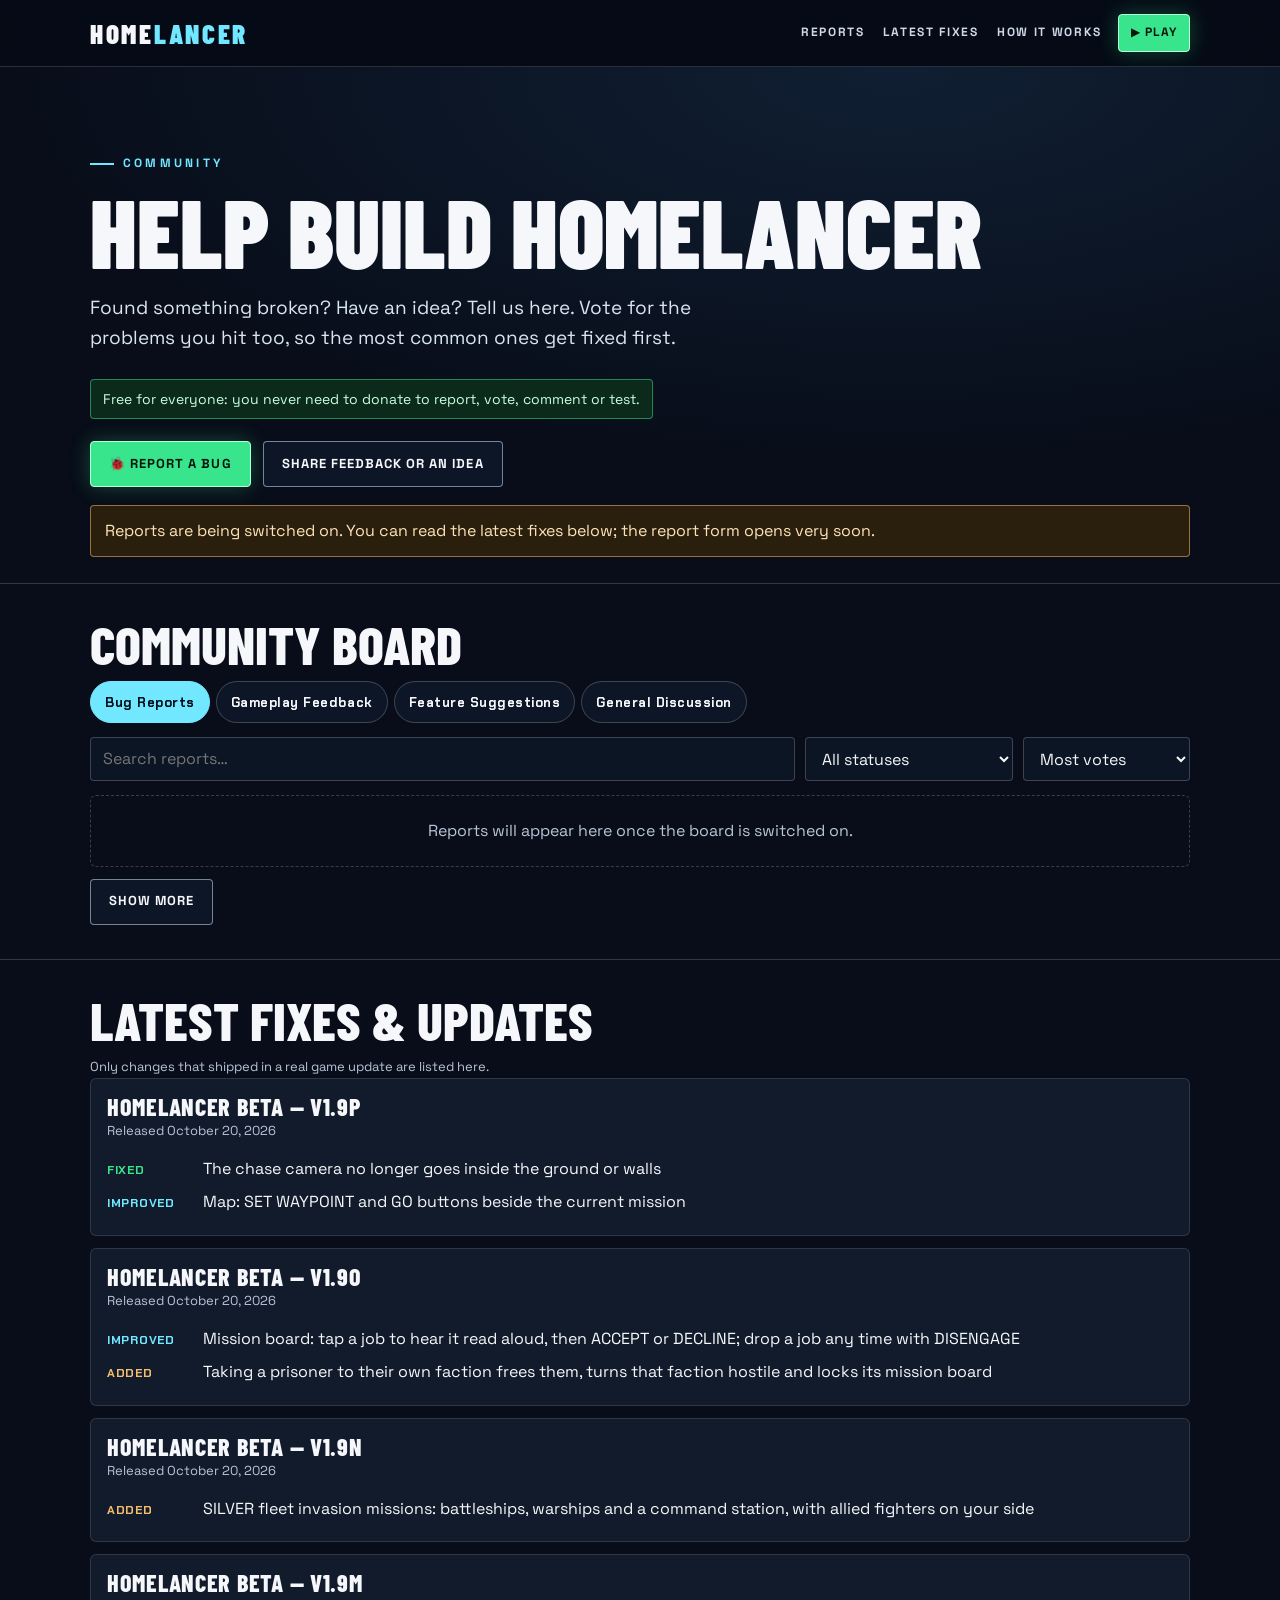
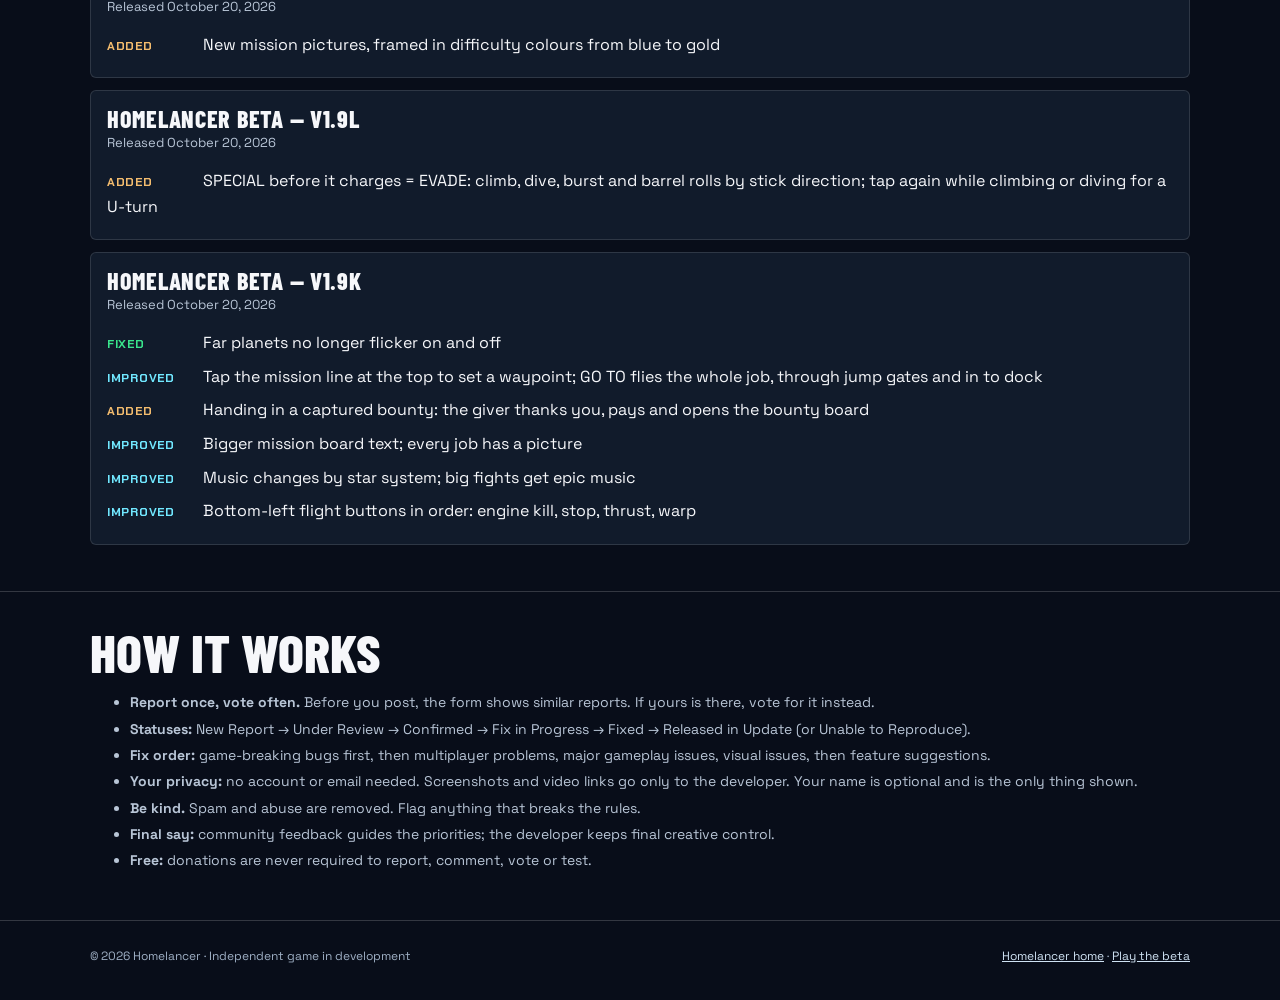
<file: help/index.html>
<!doctype html>
<html lang="en">
<head>
<meta charset="utf-8"><meta name="viewport" content="width=device-width,initial-scale=1,viewport-fit=cover">
<meta name="theme-color" content="#080d19">
<meta name="description" content="Help build Homelancer: report bugs, vote on what matters most, share feedback and suggestions, and read the latest fixes. Free — no donation needed.">
<title>Help Build Homelancer — Bugs, Feedback &amp; Fixes</title>
<link rel="preconnect" href="https://fonts.googleapis.com"><link rel="preconnect" href="https://fonts.gstatic.com" crossorigin>
<link href="https://fonts.googleapis.com/css2?family=Barlow+Condensed:wght@700;800;900&family=Chakra+Petch:wght@600;700&family=Space+Grotesk:wght@400;500;700&display=swap" rel="stylesheet">
<link rel="stylesheet" href="help.css">
</head>
<body>
<a class="skip" href="#tracker">Skip to the reports</a>
<header class="site-header"><div class="wrap header-inner">
<a class="logo" href="../" aria-label="Homelancer home">HOME<span>LANCER</span></a>
<nav aria-label="Page sections"><a href="#tracker">Reports</a><a href="#patches">Latest fixes</a><a href="#rules">How it works</a></nav>
<a class="btn primary small" href="https://houawanych-pixel.github.io/homelancer-digital/">▶ Play</a>
</div></header>
<main>
<section class="hero"><div class="wrap">
<span class="eyebrow">Community</span>
<h1>Help Build Homelancer</h1>
<p class="lead">Found something broken? Have an idea? Tell us here. Vote for the problems you hit too, so the most common ones get fixed first.</p>
<p class="free-note">Free for everyone: you never need to donate to report, vote, comment or test.</p>
<div class="hero-actions">
<button type="button" class="btn primary" id="report-bug">🐞 Report a Bug</button>
<button type="button" class="btn" id="post-feedback">Share feedback or an idea</button>
</div>
<p class="notice" id="offline" hidden>Reports are being switched on. You can read the latest fixes below; the report form opens very soon.</p>
</div></section>

<section class="block" id="tracker" aria-labelledby="tracker-title"><div class="wrap">
<h2 id="tracker-title">Community board</h2>
<div class="tabs" role="group" aria-label="Category">
<button type="button" data-cat="bug" aria-pressed="true">Bug Reports</button>
<button type="button" data-cat="feedback" aria-pressed="false">Gameplay Feedback</button>
<button type="button" data-cat="suggestion" aria-pressed="false">Feature Suggestions</button>
<button type="button" data-cat="discussion" aria-pressed="false">General Discussion</button>
</div>
<div class="tools">
<input type="search" id="q" placeholder="Search reports…" aria-label="Search reports">
<select id="status" aria-label="Filter by status">
<option value="">All statuses</option><option value="new">New Report</option><option value="review">Under Review</option><option value="confirmed">Confirmed</option>
<option value="in_progress">Fix in Progress</option><option value="fixed">Fixed</option><option value="released">Released in Update</option><option value="cannot_reproduce">Unable to Reproduce</option>
</select>
<select id="sort" aria-label="Sort"><option value="top">Most votes</option><option value="new">Newest</option><option value="recent">Recently active</option></select>
</div>
<div class="list" id="list" aria-live="polite"></div>
<button type="button" class="btn more" id="more" hidden>Show more</button>
</div></section>

<section class="block" id="patches" aria-labelledby="patches-title"><div class="wrap">
<h2 id="patches-title">Latest fixes &amp; updates</h2>
<p class="hint">Only changes that shipped in a real game update are listed here.</p>
<div id="patch-list"></div>
</div></section>

<section class="block" id="rules" aria-labelledby="rules-title"><div class="wrap">
<h2 id="rules-title">How it works</h2>
<ul class="rules">
<li><b>Report once, vote often.</b> Before you post, the form shows similar reports. If yours is there, vote for it instead.</li>
<li><b>Statuses:</b> New Report → Under Review → Confirmed → Fix in Progress → Fixed → Released in Update (or Unable to Reproduce).</li>
<li><b>Fix order:</b> game-breaking bugs first, then multiplayer problems, major gameplay issues, visual issues, then feature suggestions.</li>
<li><b>Your privacy:</b> no account or email needed. Screenshots and video links go only to the developer. Your name is optional and is the only thing shown.</li>
<li><b>Be kind.</b> Spam and abuse are removed. Flag anything that breaks the rules.</li>
<li><b>Final say:</b> community feedback guides the priorities; the developer keeps final creative control.</li>
<li><b>Free:</b> donations are never required to report, comment, vote or test.</li>
</ul>
</div></section>
</main>
<footer><div class="wrap footer-inner"><span>© 2026 Homelancer · Independent game in development</span><span><a href="../">Homelancer home</a> · <a href="https://houawanych-pixel.github.io/homelancer-digital/">Play the beta</a></span></div></footer>

<dialog id="form-dlg" aria-labelledby="form-title">
<form id="post-form" novalidate>
<div class="dlg-head"><h2 id="form-title">Report a bug</h2><button type="button" class="x" data-close aria-label="Close">×</button></div>
<div class="dlg-body">
<label for="f-cat">What is it?</label>
<select class="full" id="f-cat" name="cat"><option value="bug">Bug report</option><option value="feedback">Gameplay feedback</option><option value="suggestion">Feature suggestion</option><option value="discussion">General discussion</option></select>
<div id="area-wrap"><label for="f-area">What kind of problem?</label>
<select class="full" id="f-area" name="area">
<option value="crash">Game crash or freezing</option><option value="loading">Spaceships or stations not loading</option><option value="models">Missing or broken 3D models</option>
<option value="controls">Flight controls not responding</option><option value="combat">Combat or weapons malfunctioning</option><option value="multiplayer">Multiplayer or PvP problem</option>
<option value="gates">Jump gate or docking issue</option><option value="mobile">Mobile touchscreen problem</option><option value="graphics">Graphics, animation or sound bug</option>
<option value="other" selected>Something else</option></select></div>
<label for="f-title">Title <span class="opt">(required)</span></label>
<input type="text" id="f-title" name="title" maxlength="120" required autocomplete="off" placeholder="e.g. Ship disappears after docking at a jump gate">
<div class="dups" id="dups" hidden></div>
<label for="f-body">Describe the problem <span class="opt">(required)</span></label>
<textarea id="f-body" name="body" maxlength="4000" required placeholder="What happened, and what did you expect?"></textarea>
<div id="bug-extra">
<label for="f-location">Where did it happen? <span class="opt">(optional)</span></label>
<input type="text" id="f-location" name="location" maxlength="300" placeholder="System, station, planet or screen">
<label for="f-steps">Steps to make it happen again <span class="opt">(optional)</span></label>
<textarea id="f-steps" name="steps" maxlength="2000" placeholder="1. …&#10;2. …"></textarea>
<label for="f-device">Device or platform <span class="opt">(optional)</span></label>
<input type="text" id="f-device" name="device" maxlength="300">
<label for="f-shot">Screenshot <span class="opt">(optional · only the developer sees it)</span></label>
<input type="file" id="f-shot" accept="image/png,image/jpeg,image/webp">
<p class="hint" id="shot-hint">PNG, JPEG or WebP. Big pictures are shrunk before sending.</p>
<label for="f-video">Short video link <span class="opt">(optional · only the developer sees it)</span></label>
<input type="url" id="f-video" name="video_url" maxlength="400" placeholder="https://…">
</div>
<label for="f-fix" id="fix-label">Suggested fix <span class="opt">(optional)</span></label>
<textarea id="f-fix" name="fix" maxlength="2000"></textarea>
<label for="f-name">Your name <span class="opt">(optional · shown publicly · no email or contact details)</span></label>
<input type="text" id="f-name" name="name" maxlength="24" autocomplete="nickname">
<div class="hp" aria-hidden="true"><label for="f-website">Leave this empty</label><input type="text" id="f-website" name="website" tabindex="-1" autocomplete="off"></div>
<p class="msg" id="form-msg" role="status"></p>
<div class="form-actions"><button type="button" class="btn" data-close>Cancel</button><button type="submit" class="btn primary" id="f-send">Send</button></div>
</div>
</form>
</dialog>

<dialog id="detail-dlg" aria-labelledby="d-title">
<div class="dlg-head"><h2 id="d-title" style="font-size:24px"></h2><button type="button" class="x" data-close aria-label="Close">×</button></div>
<div class="dlg-body" id="d-body"></div>
</dialog>

<script src="help.js"></script>
</body>
</html>
</file>
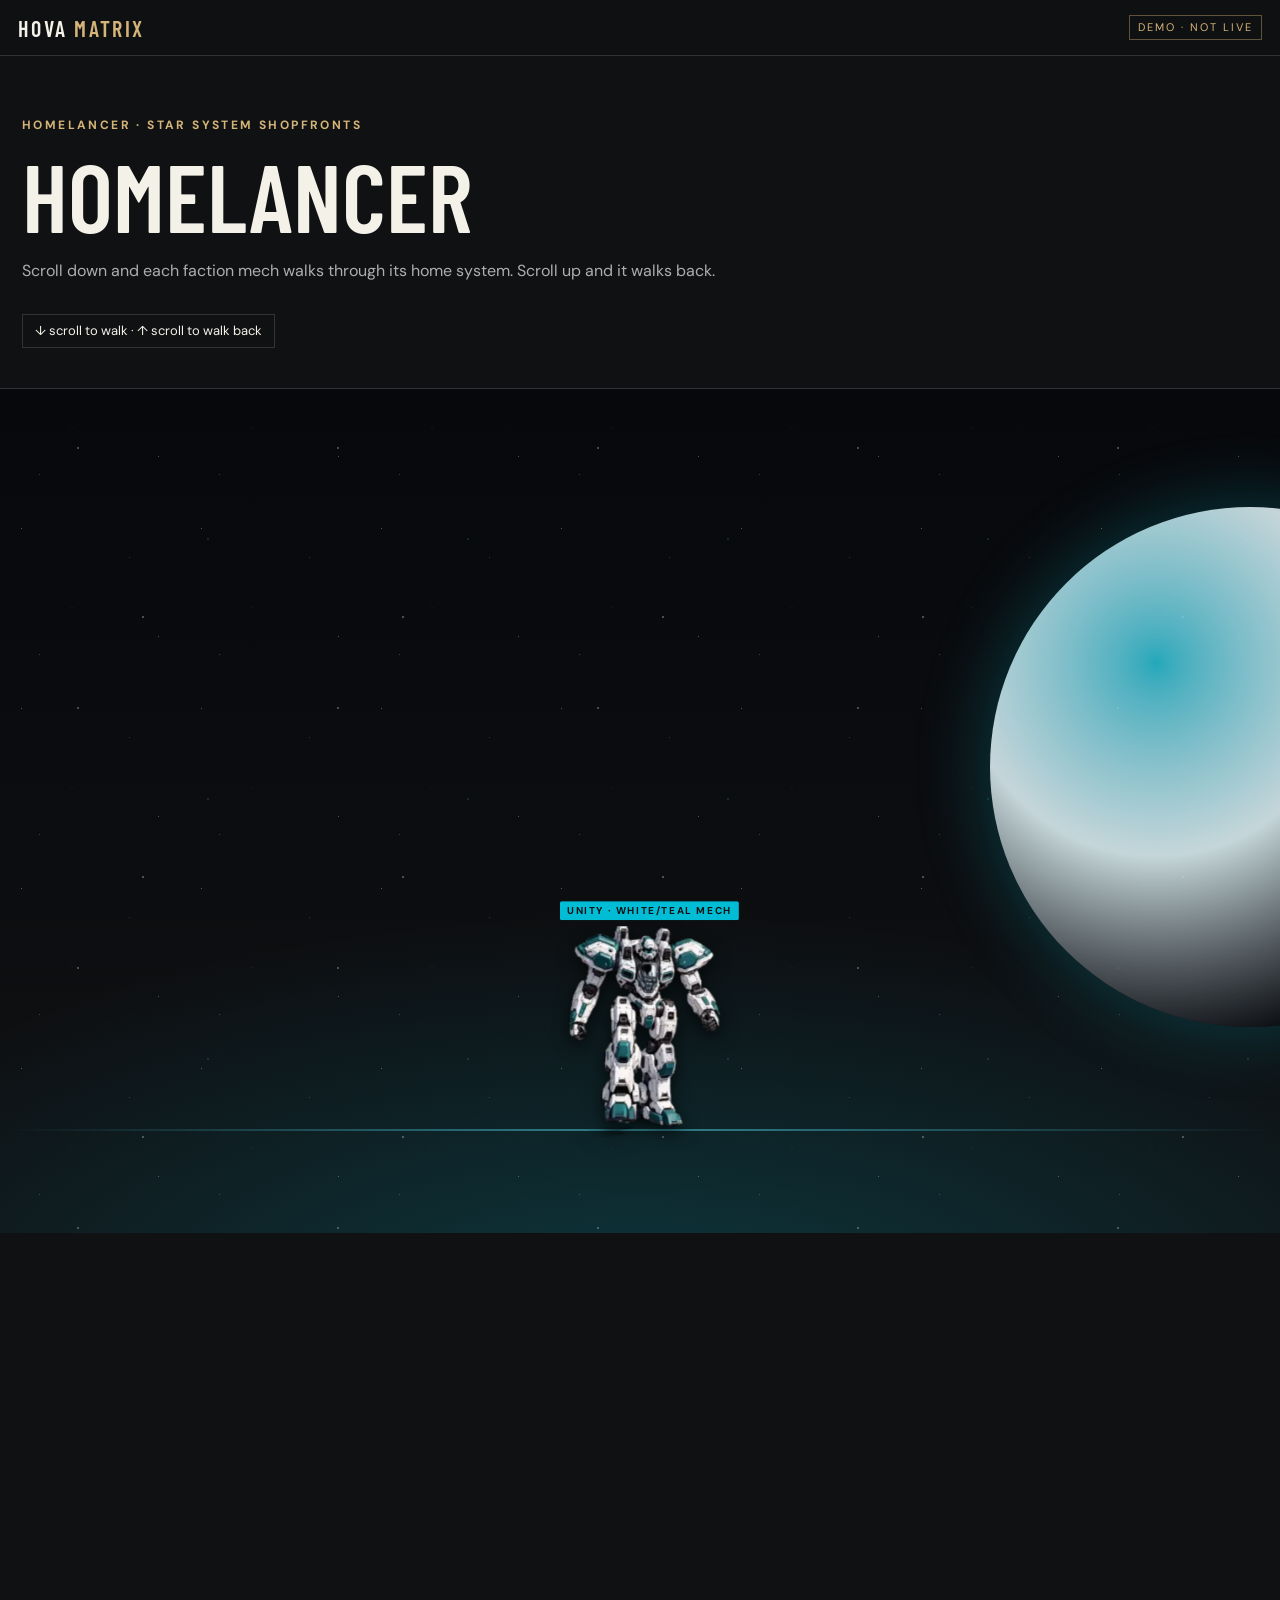
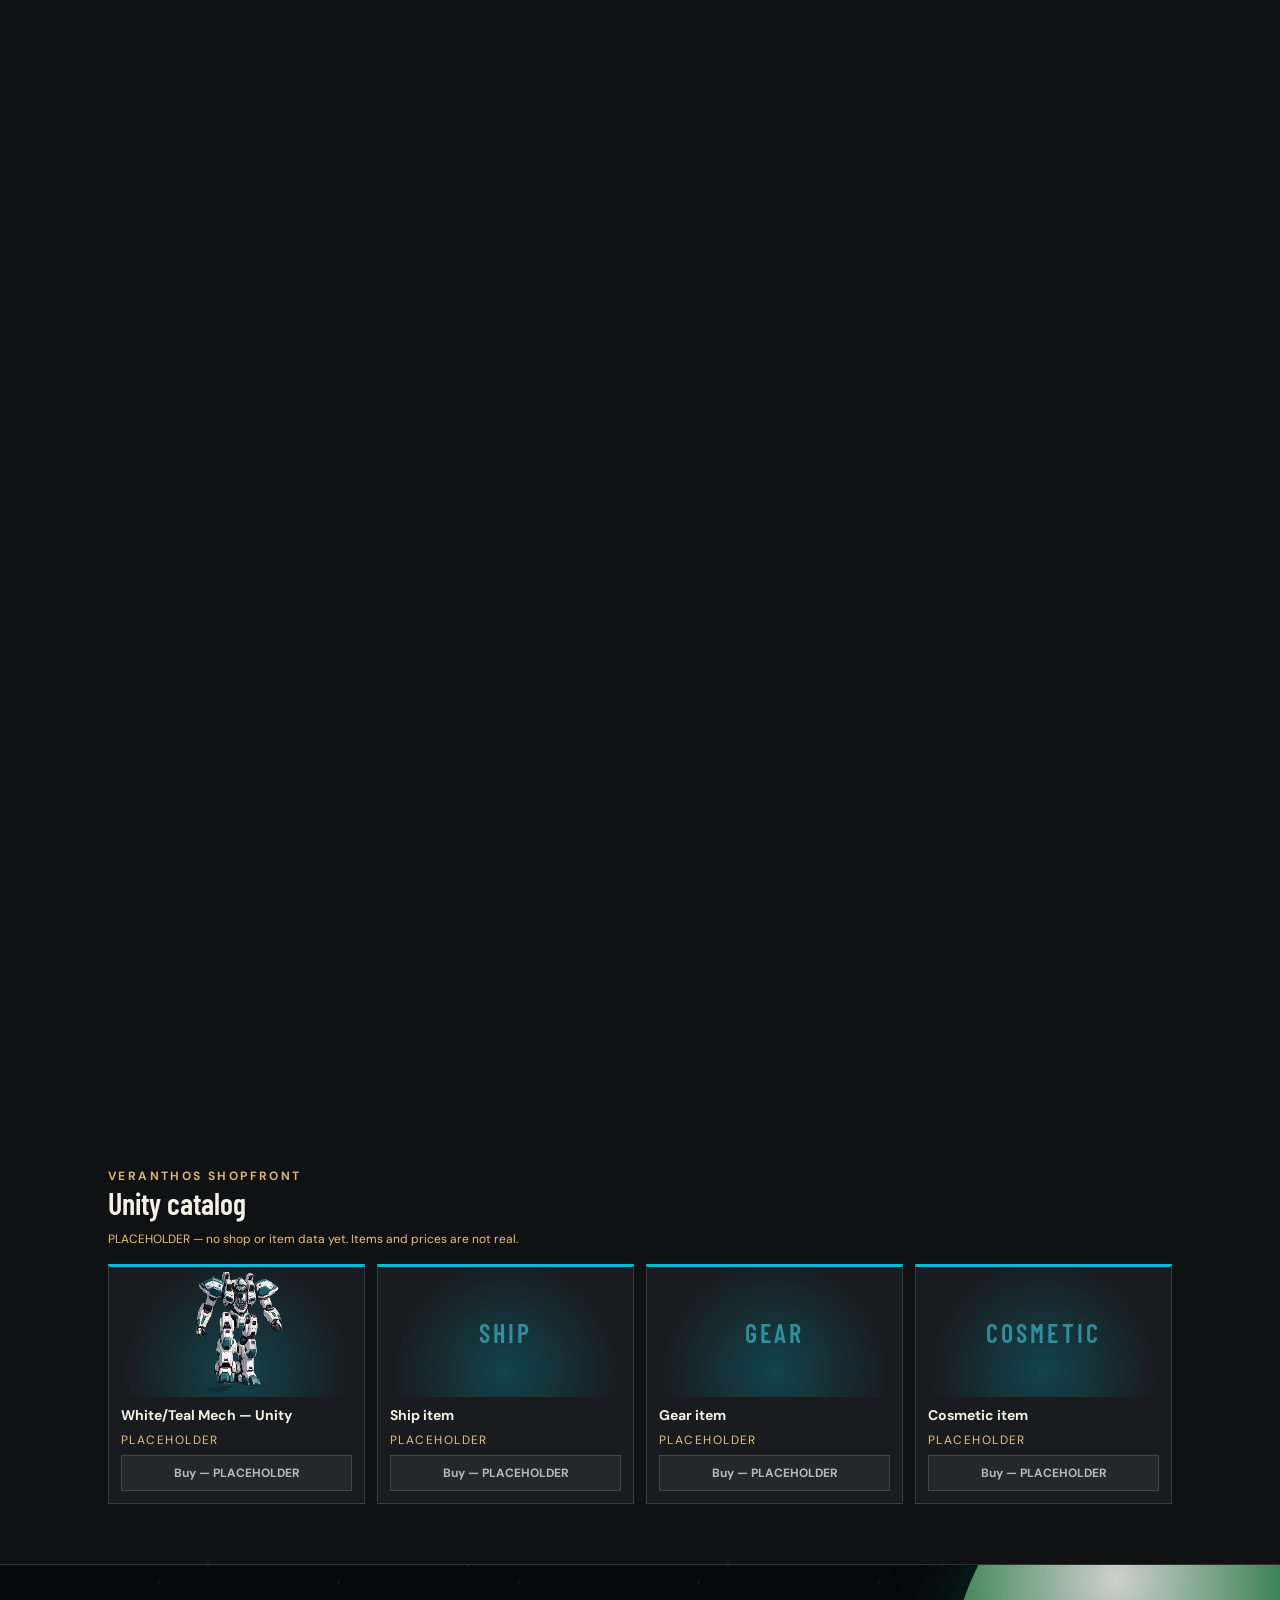
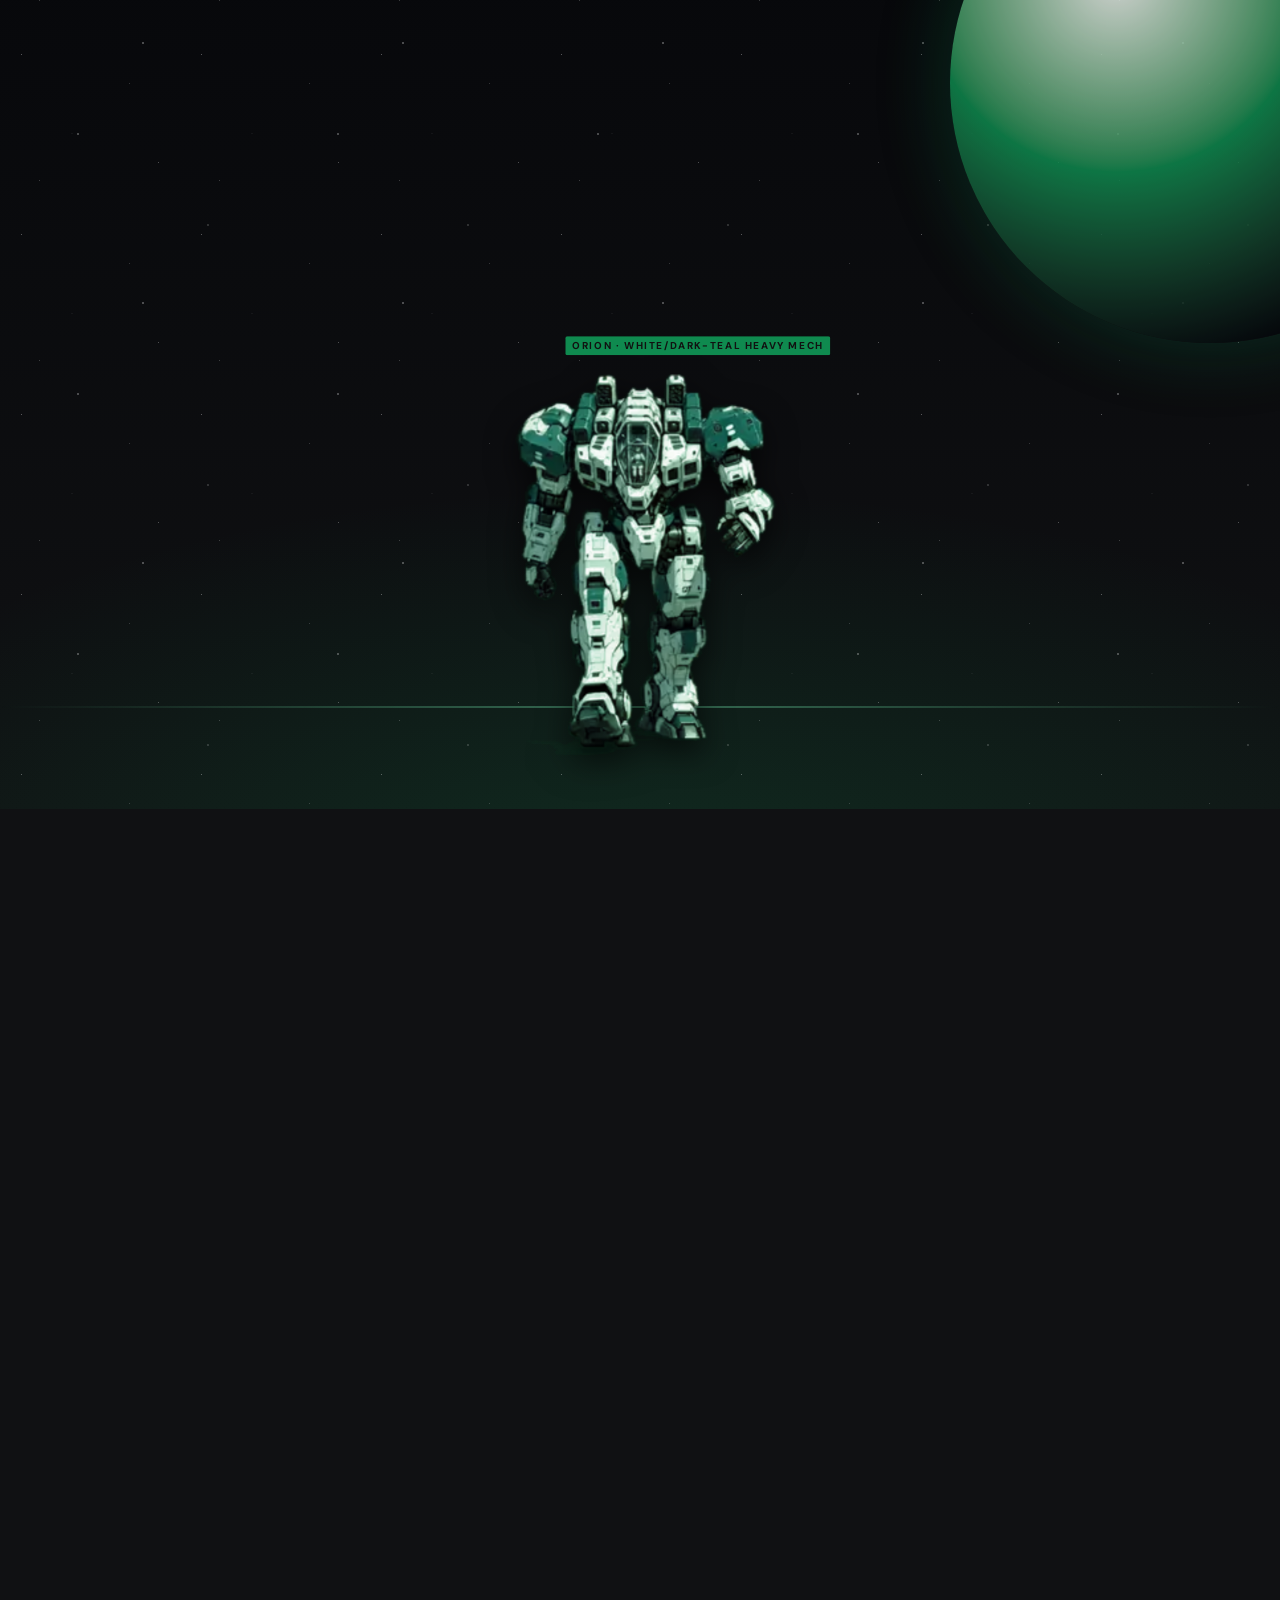
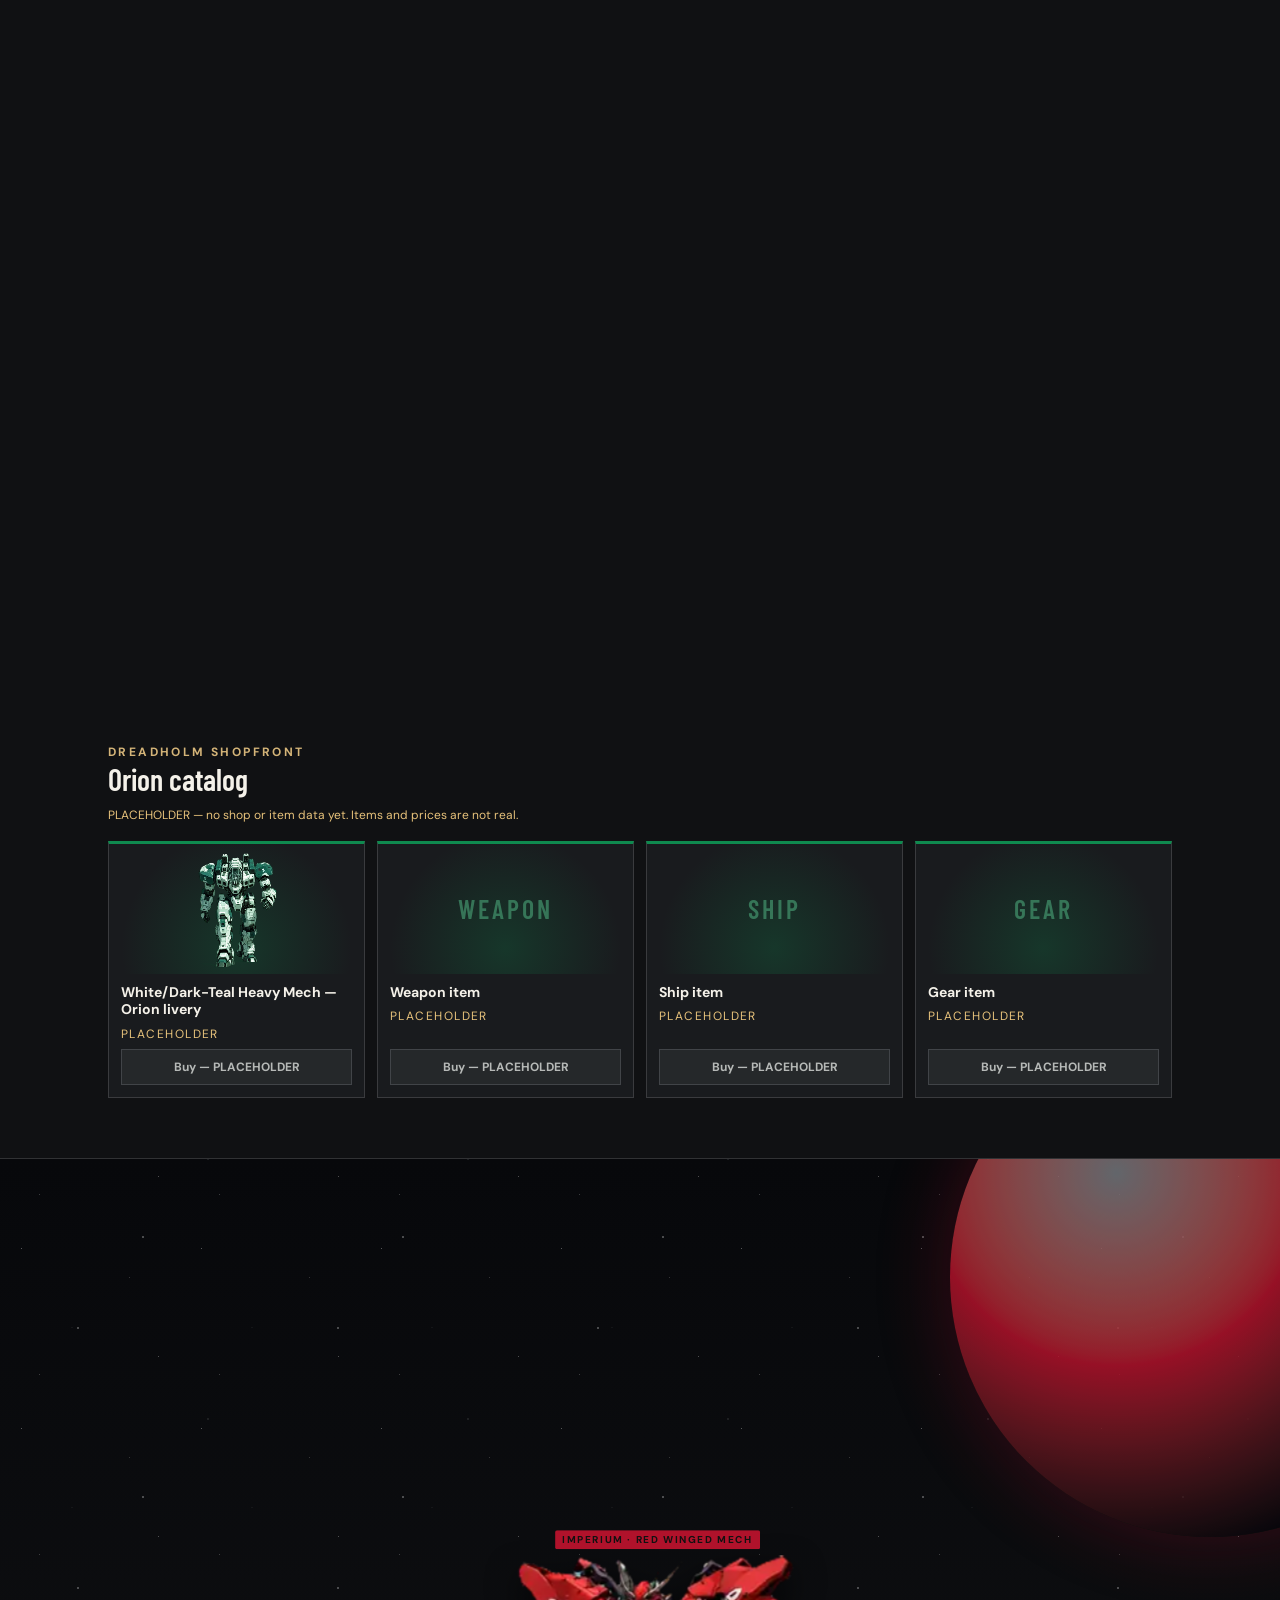
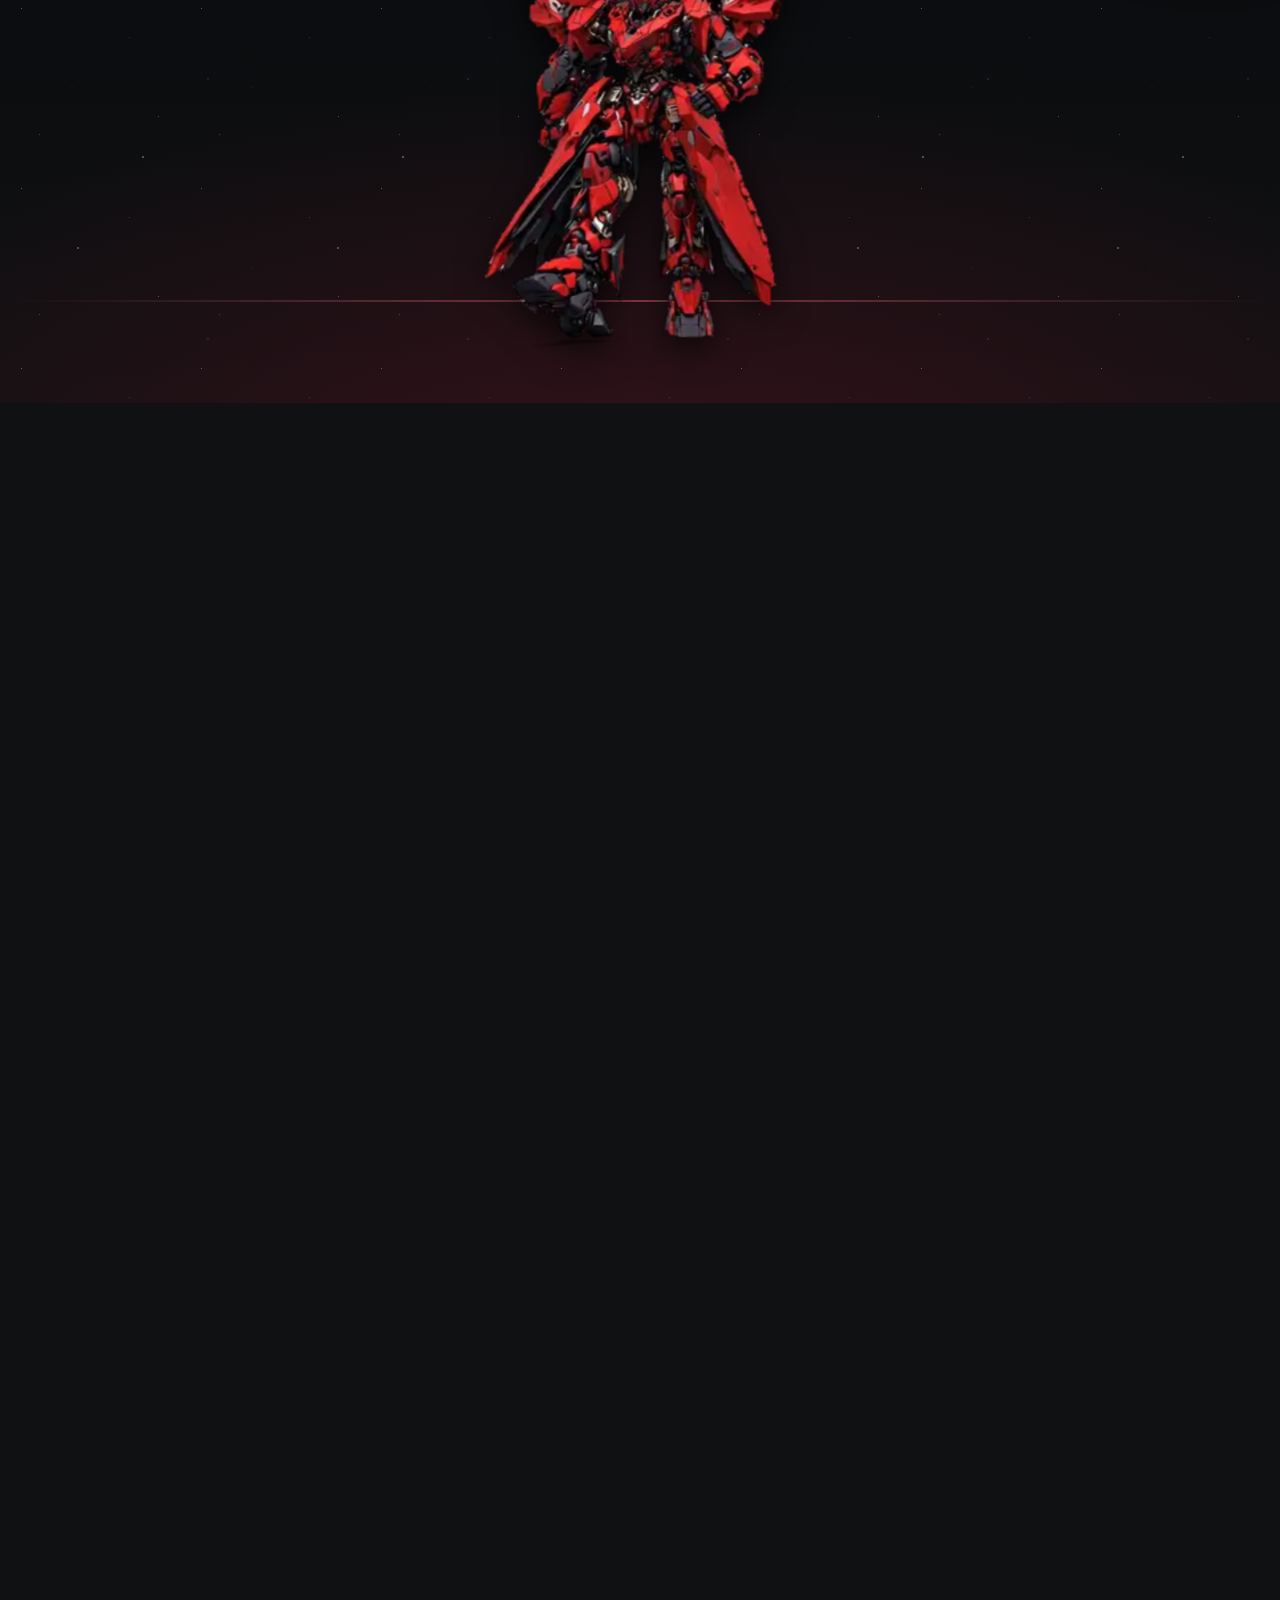
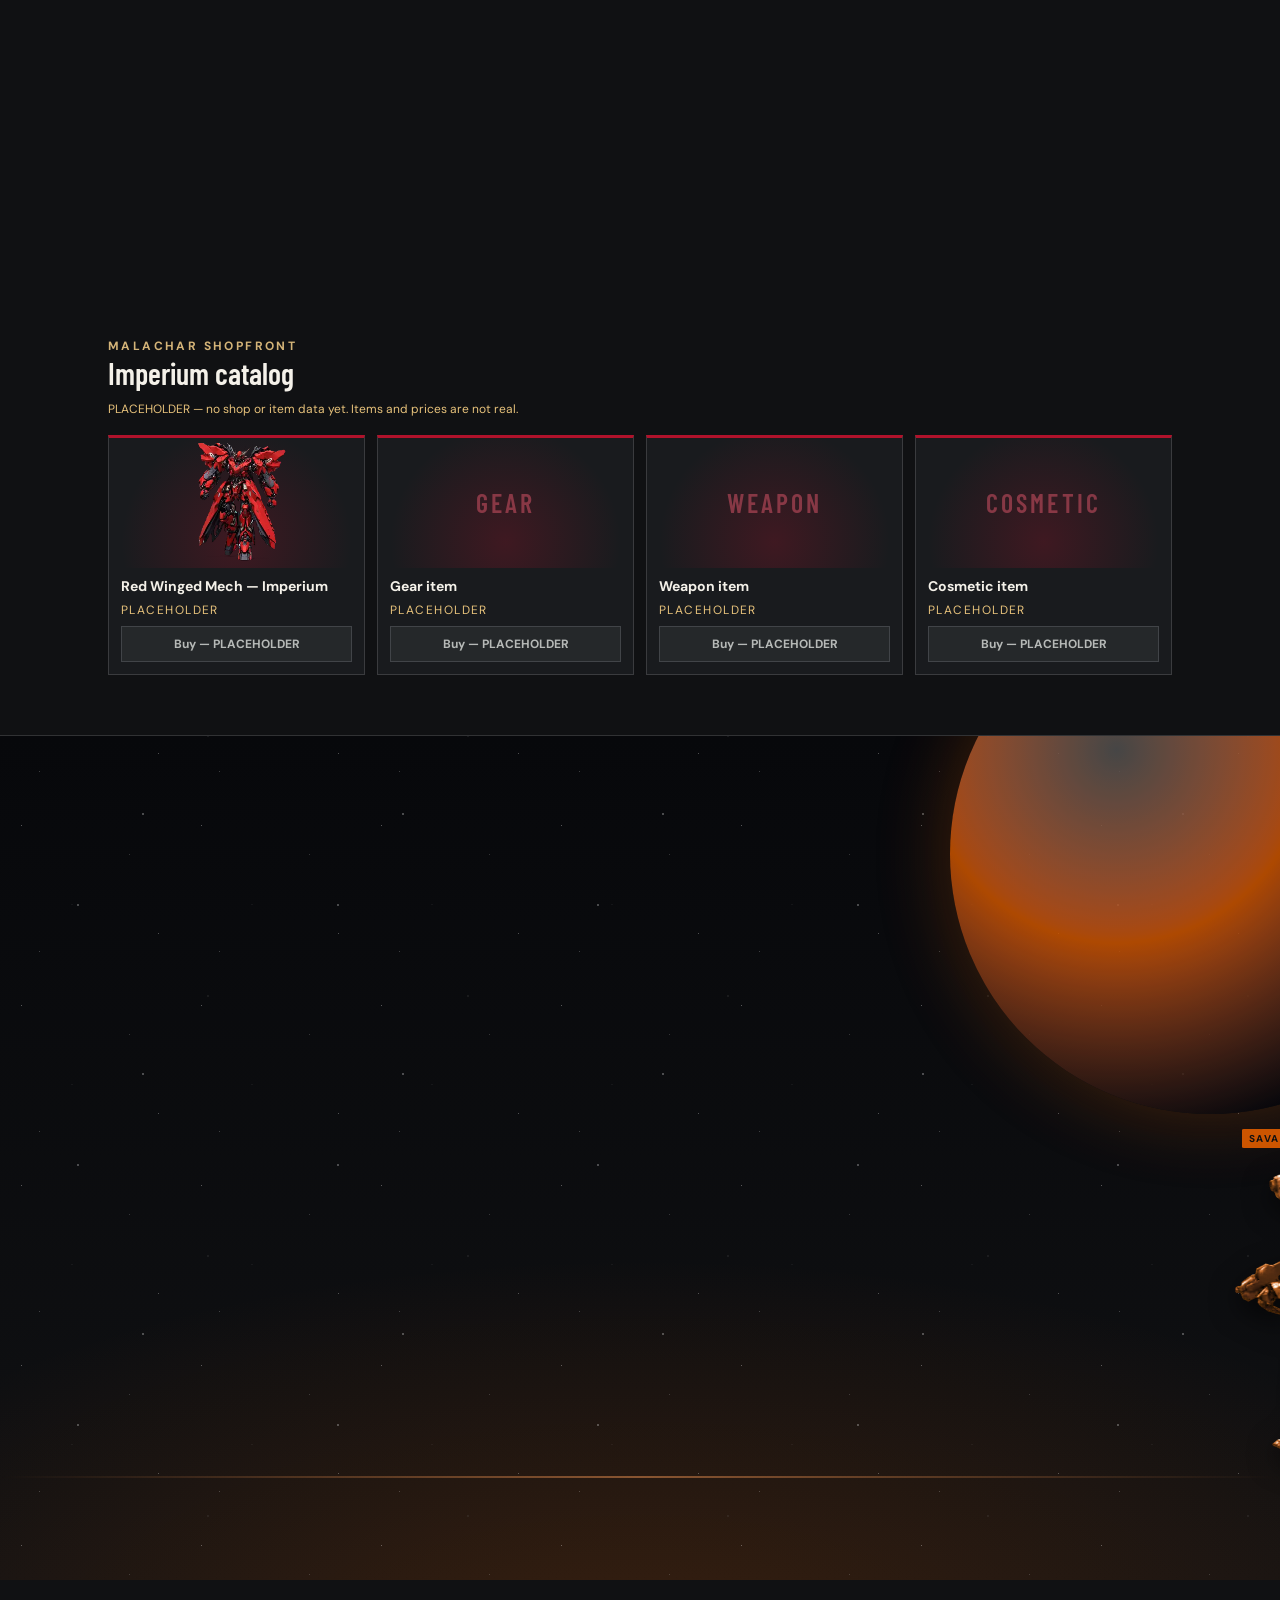
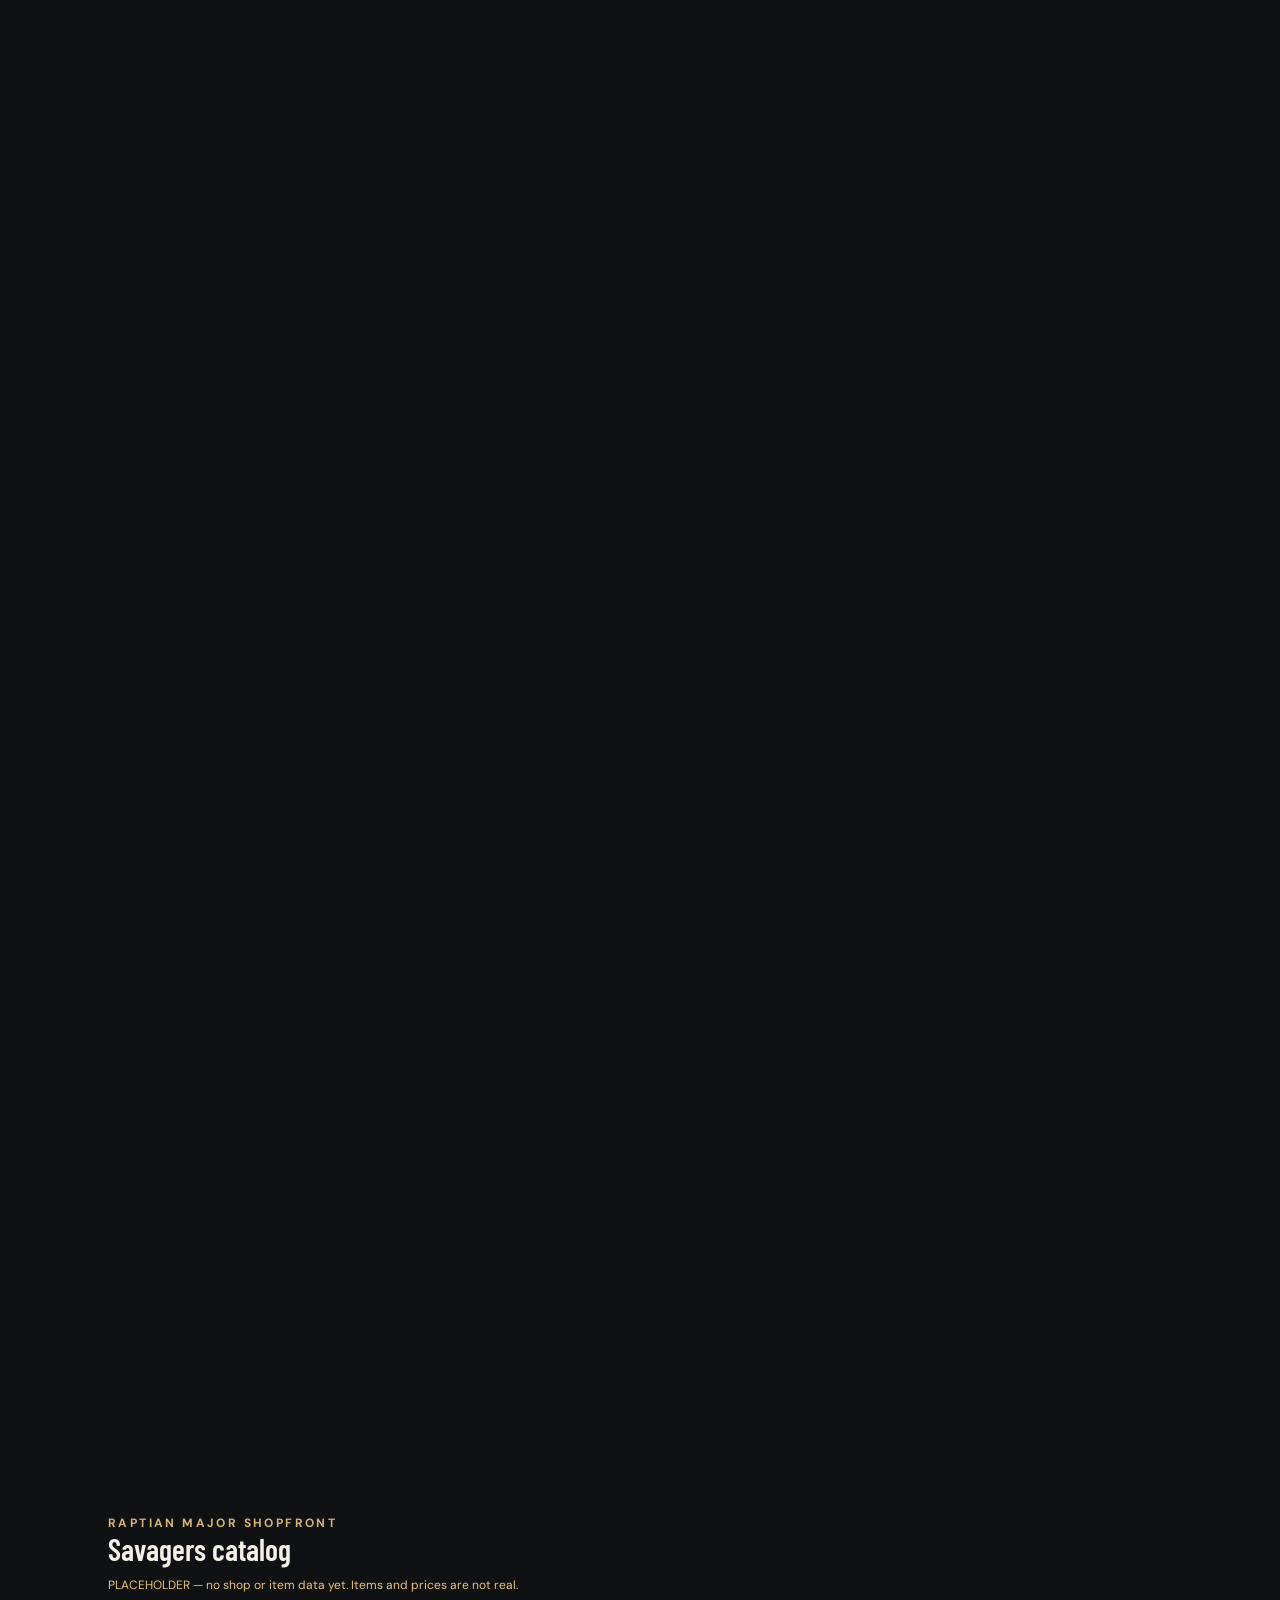
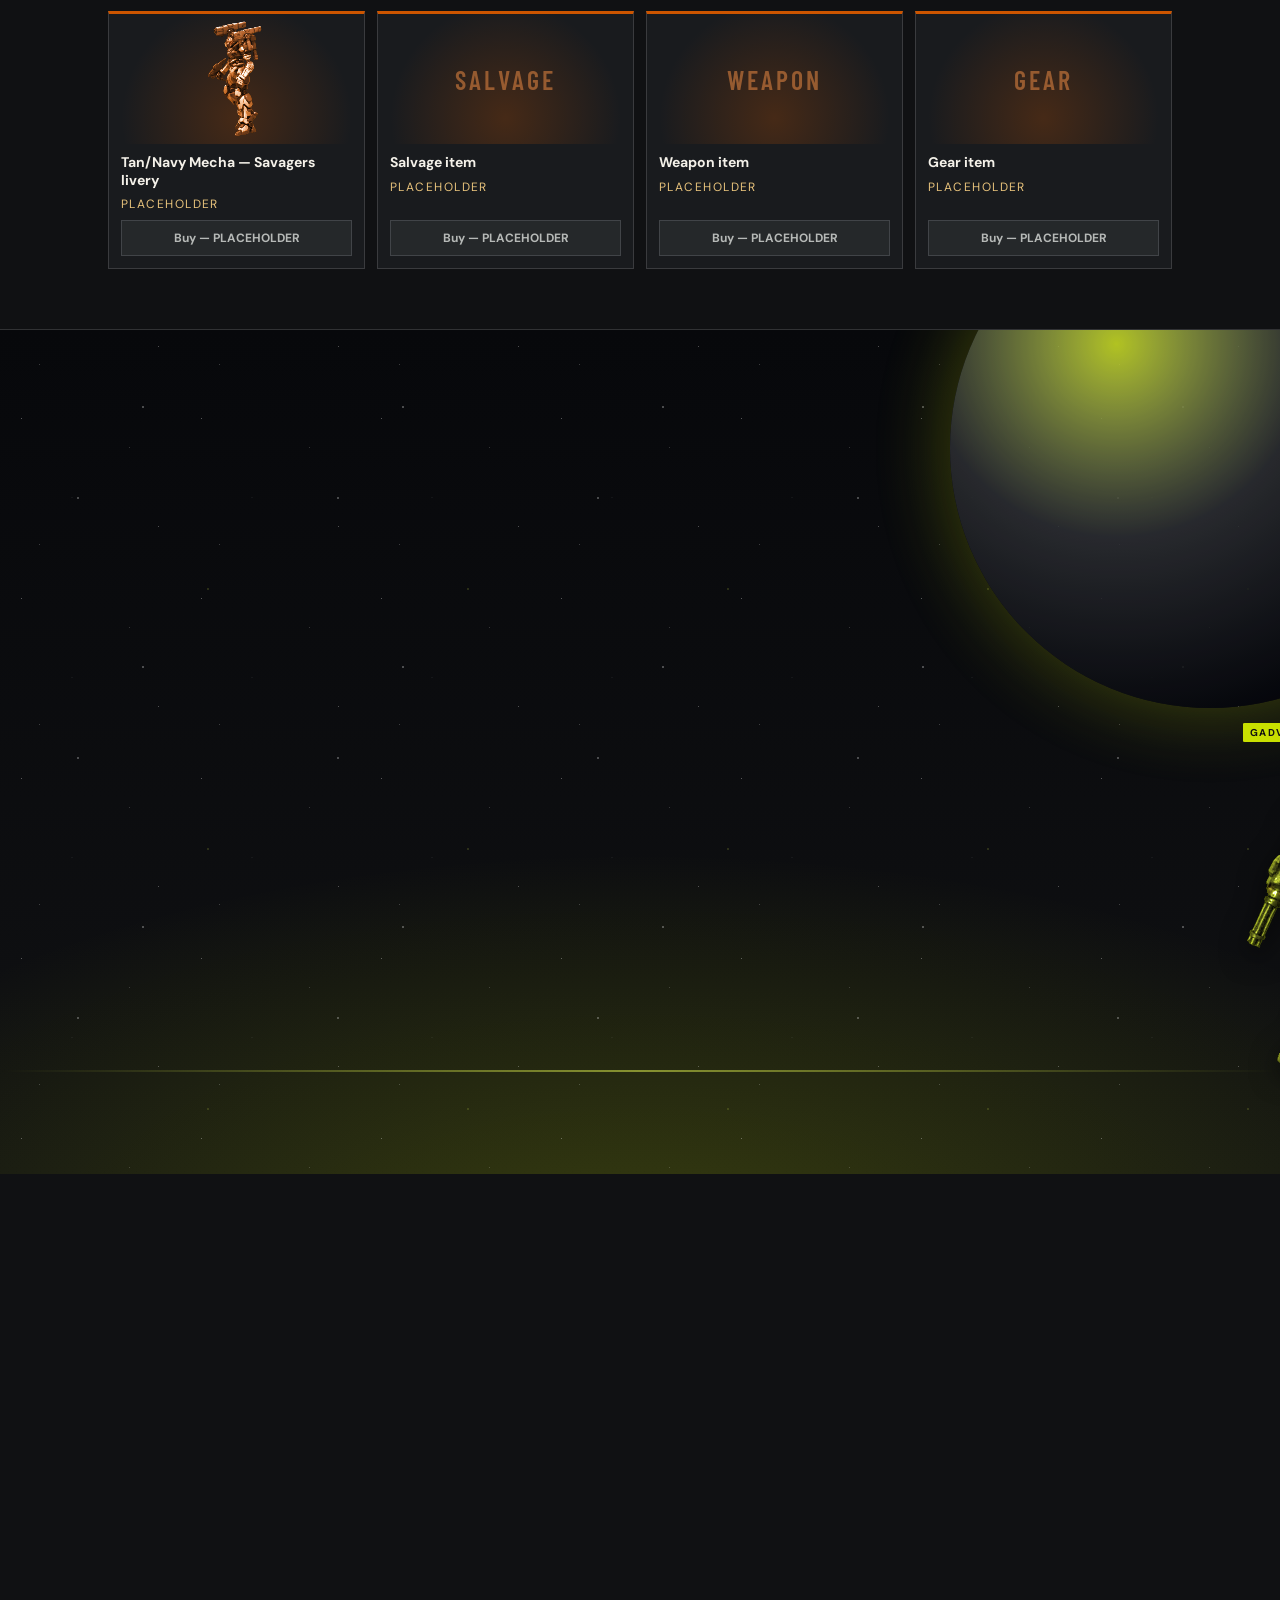
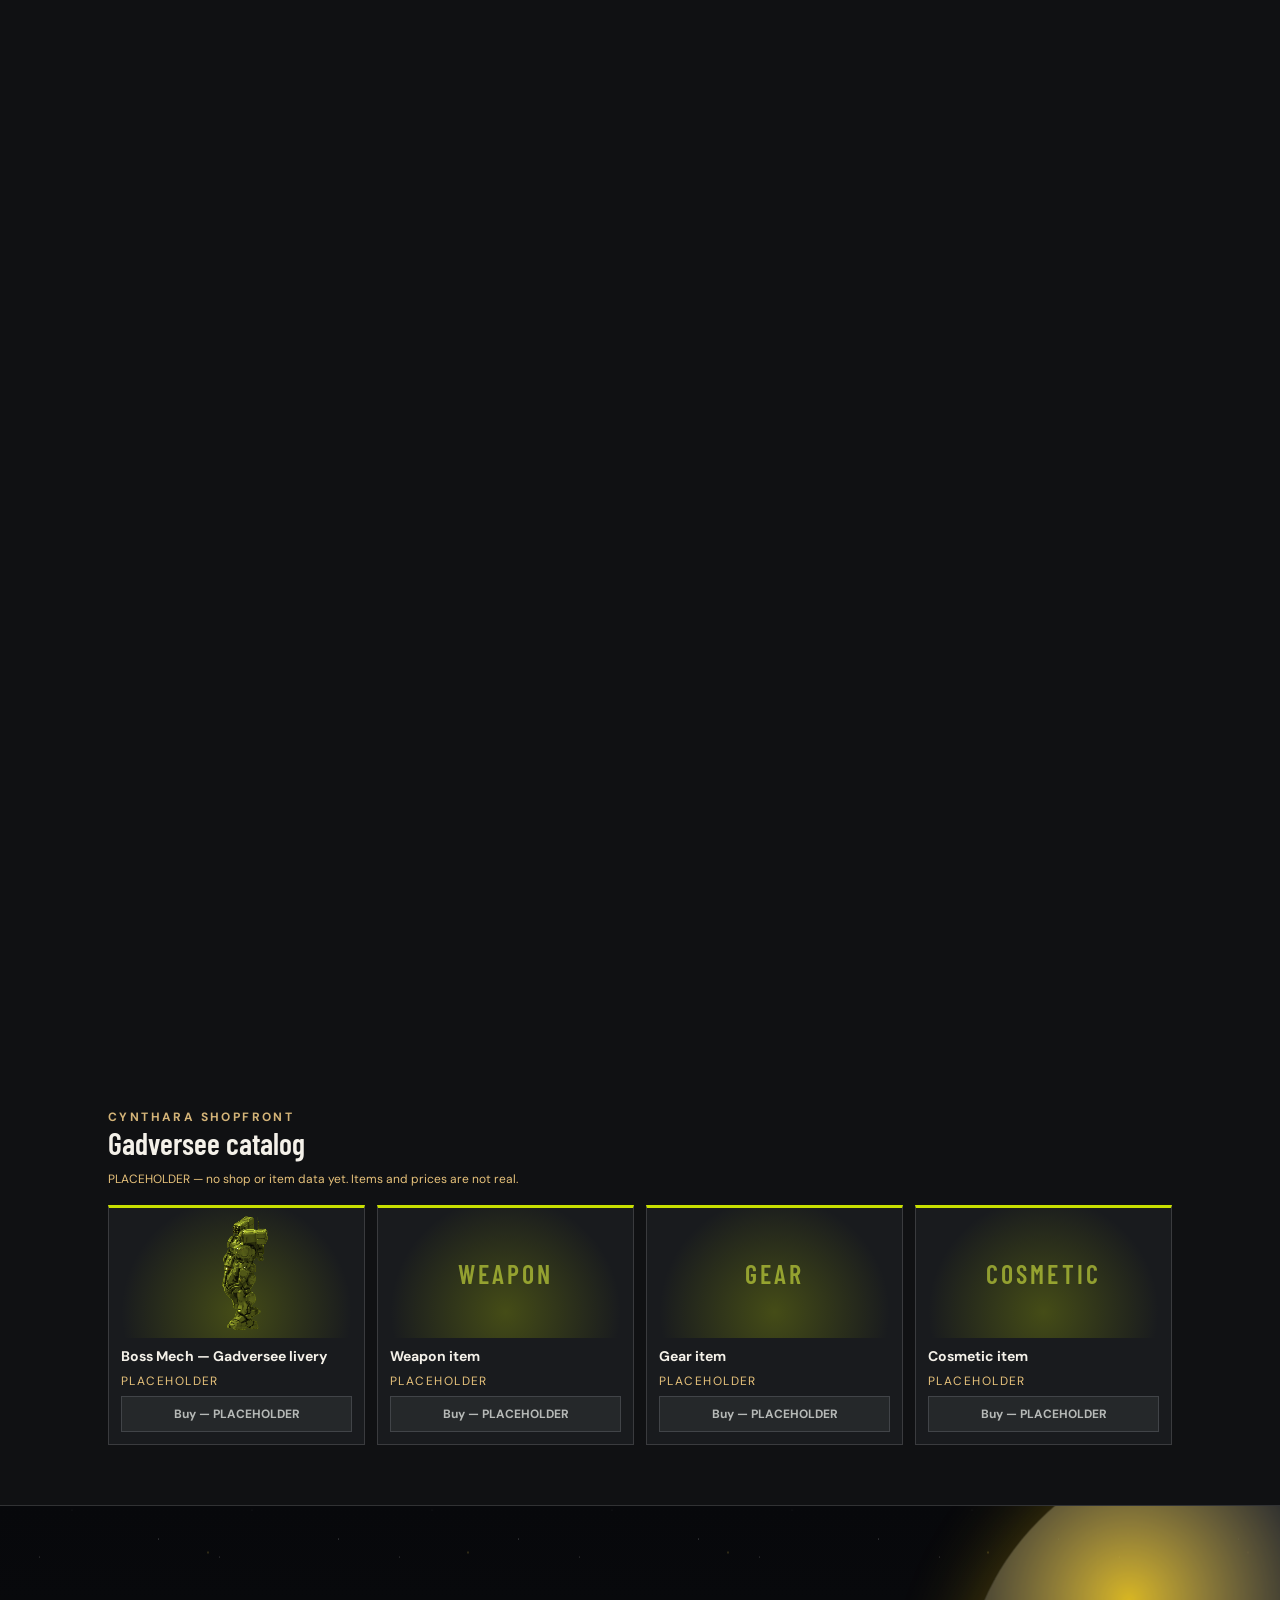
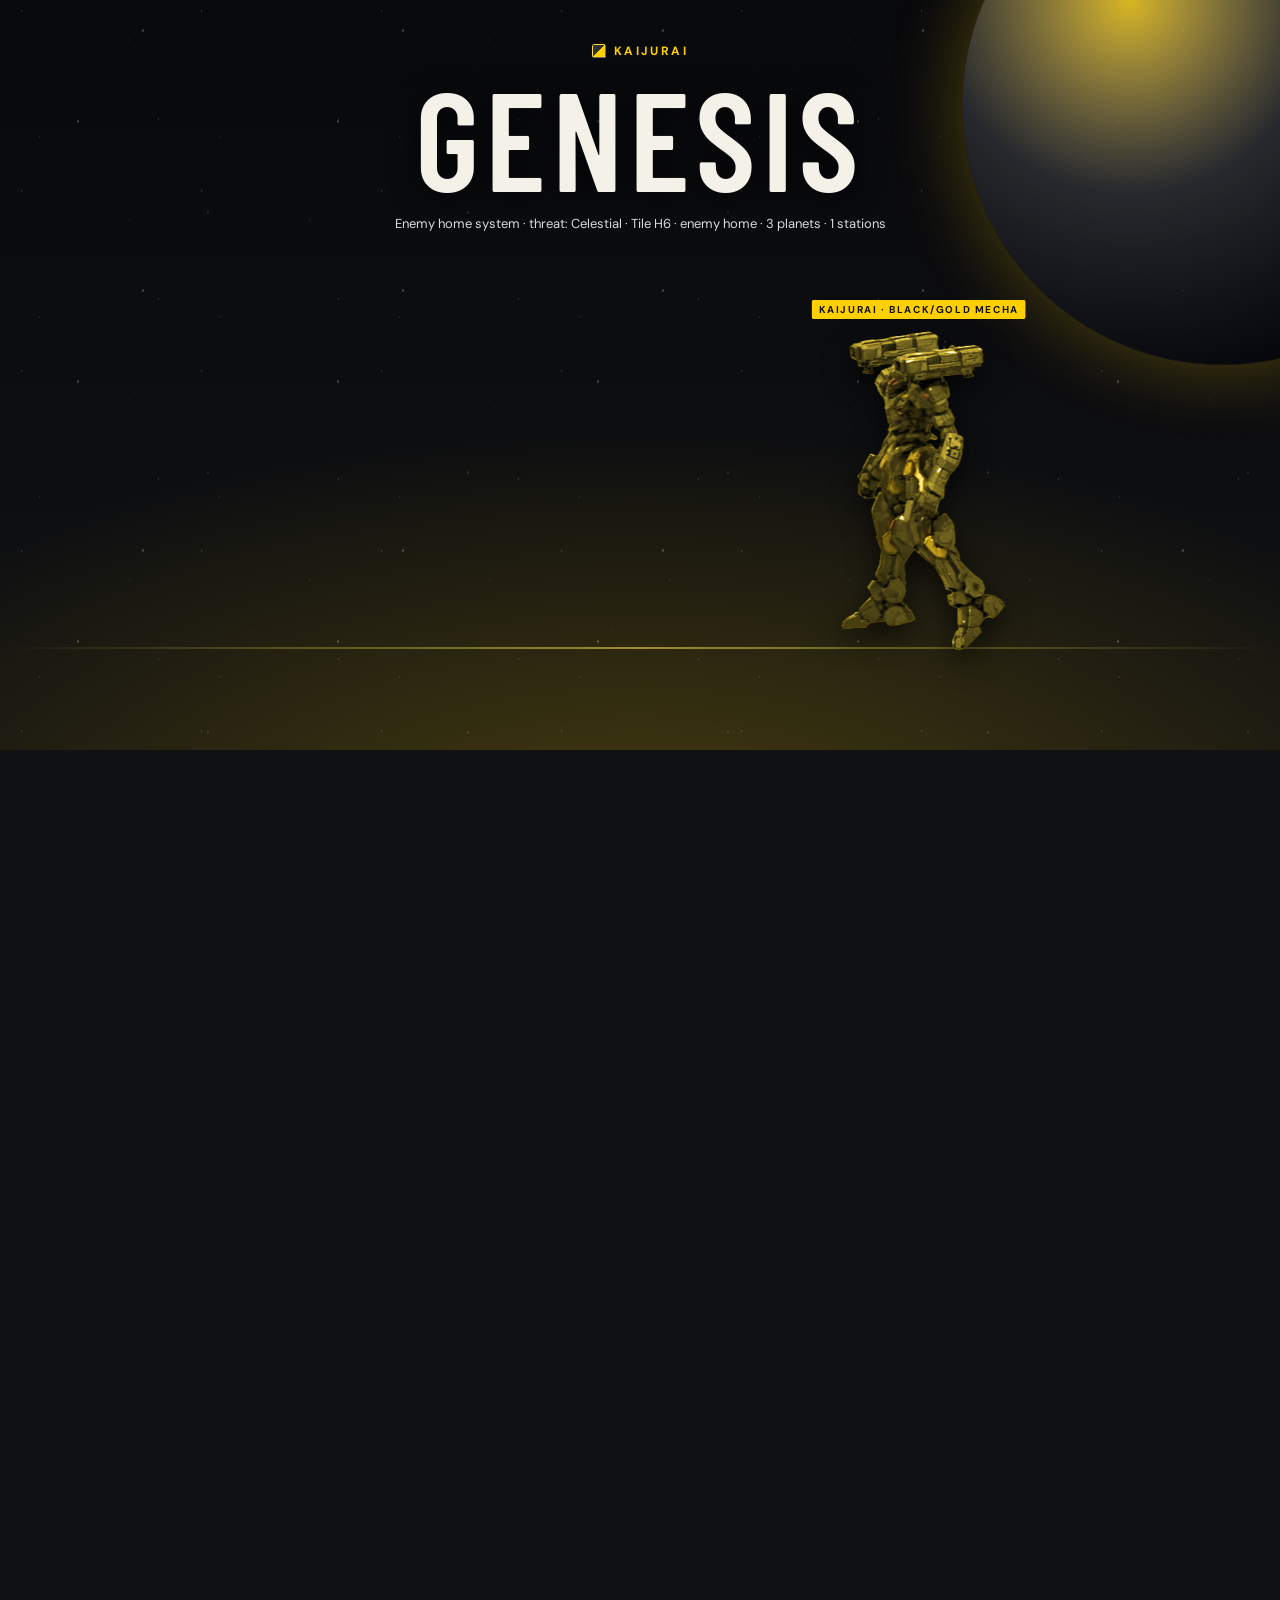
<file: v02/index.html>
<!doctype html><html lang="en"><head><meta charset="utf-8"><meta name="viewport" content="width=device-width,initial-scale=1,viewport-fit=cover">
<title>Homelancer — Mech Shopfronts (scroll demo) | Hova Matrix</title>
<link rel="stylesheet" href="mechscroll.css"><script src="mechscroll.js" defer></script></head>
<body><header class="top"><span class="brand">HOVA <span>MATRIX</span></span><span class="tag">Demo · not live</span></header>
<section class="intro"><span class="eyebrow">Homelancer · star system shopfronts</span><h1>HOMELANCER</h1>
<p>Scroll down and each faction mech walks through its home system. Scroll up and it walks back.</p>
<span class="hint">↓ scroll to walk · ↑ scroll to walk back</span></section>
<main id="systems"></main>
<footer class="foot">Demo build v02. Veranthos, Dreadholm and Malachar show the owner's own blue-screen mech walk clips, chroma-keyed. Raptian Major, Cynthara and Genesis still use stand-in Blender renders of in-game mechs. Faction liveries are colour tints, not repaints.
Shop items and prices are PLACEHOLDER. Systems, factions and colours come from star map v4 (draft, not final).</footer>
<div class="hud" aria-hidden="true"></div>
<script type="application/json" id="systems-data">{
  "schemaVersion": 2,
  "pxPerFrame": 14,
  "note": "Prices and non-mech items are PLACEHOLDER. Systems/factions/roles/counts from starmap_v4_tiles.csv; colors from approved map v4; themes from Star System Catalog v2 (Bible facts). v02: owner's real clips on Veranthos/Dreadholm/Malachar; Blender stand-ins on Raptian Major/Cynthara/Genesis.",
  "mechs": {
    "tan_navy_mecha": {
      "label": "Tan/Navy Mecha",
      "source": "GitHub houawanych-pixel/homelancer-digital @ homelancer-v1.2: assets/mechs/tan_navy_mecha.glb (own 'Walk' action)",
      "sheet": {
        "webp": "assets/mechs/tannavy/sheet.webp",
        "png": "assets/mechs/tannavy/sheet.png",
        "cols": 8,
        "rows": 3,
        "frames": 24,
        "frameW": 256,
        "frameH": 330
      },
      "video": {
        "webm": "assets/mechs/tannavy/walk.webm",
        "animWebp": "assets/mechs/tannavy/walk_anim.webp"
      },
      "pngSequence": "assets/mechs/tannavy/frames/",
      "real": false,
      "motion": "across",
      "standIn": "Blender blue-screen render (stand-in)"
    },
    "black_gold_mecha": {
      "label": "Black/Gold Mecha",
      "source": "GitHub houawanych-pixel/homelancer-digital @ homelancer-v1.2: assets/mechs/black_gold_mecha.glb (own 'Walk' action)",
      "sheet": {
        "webp": "assets/mechs/blackgold/sheet.webp",
        "png": "assets/mechs/blackgold/sheet.png",
        "cols": 8,
        "rows": 3,
        "frames": 24,
        "frameW": 262,
        "frameH": 330
      },
      "video": {
        "webm": "assets/mechs/blackgold/walk.webm",
        "animWebp": "assets/mechs/blackgold/walk_anim.webp"
      },
      "pngSequence": "assets/mechs/blackgold/frames/",
      "real": false,
      "motion": "across",
      "standIn": "Blender blue-screen render (stand-in)"
    },
    "boss_mech": {
      "label": "Boss Mech",
      "source": "Drive: Boss Mech/boss_mech_tripo_rigged_20anims.glb (1H7Ou7kJFa04h6BqS8zauW8Y5xHh6D8kR) + 'walk' from Animation Library/anim_pack_04 (1Gr_qfzfGWLcUwJETMAyGY009opfNkWIk)",
      "sheet": {
        "webp": "assets/mechs/boss/sheet.webp",
        "png": "assets/mechs/boss/sheet.png",
        "cols": 8,
        "rows": 4,
        "frames": 28,
        "frameW": 250,
        "frameH": 330
      },
      "video": {
        "webm": "assets/mechs/boss/walk.webm",
        "animWebp": "assets/mechs/boss/walk_anim.webp"
      },
      "pngSequence": "assets/mechs/boss/frames/",
      "real": false,
      "motion": "across",
      "standIn": "Blender blue-screen render (stand-in)"
    },
    "owner_white_teal": {
      "label": "White/Teal Mech",
      "real": true,
      "motion": "toward",
      "source": "Owner blue-screen clip1.mp4 (672x448, 24 fps, 6.04 s)",
      "loop": "frames 54–92 (39)",
      "sheet": {
        "webp": "assets/mechs/owner1/sheet.webp",
        "png": "assets/mechs/owner1/sheet.png",
        "cols": 8,
        "rows": 5,
        "frames": 39,
        "frameW": 236,
        "frameH": 300
      },
      "video": {
        "webm": "assets/mechs/owner1/walk.webm",
        "animWebp": "assets/mechs/owner1/walk_anim.webp"
      },
      "pngSequence": "assets/mechs/owner1/frames/"
    },
    "owner_red_winged": {
      "label": "Red Winged Mech",
      "real": true,
      "motion": "toward",
      "source": "Owner blue-screen clip2.mp4 (672x448, 24 fps, 6.04 s)",
      "loop": "frames 59–96 (38)",
      "sheet": {
        "webp": "assets/mechs/owner2/sheet.webp",
        "png": "assets/mechs/owner2/sheet.png",
        "cols": 8,
        "rows": 5,
        "frames": 38,
        "frameW": 250,
        "frameH": 300
      },
      "video": {
        "webm": "assets/mechs/owner2/walk.webm",
        "animWebp": "assets/mechs/owner2/walk_anim.webp"
      },
      "pngSequence": "assets/mechs/owner2/frames/"
    },
    "owner_white_darkteal": {
      "label": "White/Dark-Teal Heavy Mech",
      "real": true,
      "motion": "toward",
      "source": "Owner blue-screen clip3.mp4 (672x448, 24 fps, 6.04 s)",
      "loop": "frames 92–134 (43)",
      "sheet": {
        "webp": "assets/mechs/owner3/sheet.webp",
        "png": "assets/mechs/owner3/sheet.png",
        "cols": 8,
        "rows": 6,
        "frames": 43,
        "frameW": 220,
        "frameH": 300
      },
      "video": {
        "webm": "assets/mechs/owner3/walk.webm",
        "animWebp": "assets/mechs/owner3/walk_anim.webp"
      },
      "pngSequence": "assets/mechs/owner3/frames/"
    }
  },
  "factions": {
    "Unity": {
      "primary": "#e8fbff",
      "secondary": "#00bcd4",
      "tint": "#00bcd4",
      "theme": "Law · Order · Diplomacy",
      "bibleColors": "White + Cyan",
      "colorSource": "map v4 (make_map_v4.py COL / enemies)",
      "themeSource": "Catalog v2 (Bible §4)"
    },
    "Orion": {
      "primary": "#0f8a4f",
      "secondary": "#f0f4f0",
      "tint": "#0f8a4f",
      "theme": "War · Conquest",
      "bibleColors": "Emerald Green + Silver-White",
      "colorSource": "map v4 (make_map_v4.py COL / enemies)",
      "themeSource": "Catalog v2 (Bible §4)"
    },
    "Imperium": {
      "primary": "#b0122b",
      "secondary": "#5a5f66",
      "tint": "#b0122b",
      "theme": "Control · Authority",
      "bibleColors": "Crimson Red + Gunmetal",
      "colorSource": "map v4 (make_map_v4.py COL / enemies)",
      "themeSource": "Catalog v2 (Bible §4)"
    },
    "Savagers": {
      "primary": "#cc5500",
      "secondary": "#333333",
      "tint": "#cc5500",
      "theme": "Chaos · Salvage",
      "bibleColors": "Burnt Orange + Charcoal",
      "colorSource": "map v4 (make_map_v4.py COL / enemies)",
      "themeSource": "Catalog v2 (Bible §4)"
    },
    "Gadversee": {
      "primary": "#2e3034",
      "secondary": "#C8E000",
      "tint": "#C8E000",
      "enemy": true,
      "bibleColors": "Black + Toxic Green",
      "colorSource": "map v4 (make_map_v4.py COL / enemies)",
      "threat": "Legendary",
      "themeSource": "Catalog v2 §5 (Bible): threat label"
    },
    "Kaijurai": {
      "primary": "#2e3034",
      "secondary": "#FFD000",
      "tint": "#FFD000",
      "enemy": true,
      "bibleColors": "Black + Radioactive Yellow",
      "colorSource": "map v4 (make_map_v4.py COL / enemies)",
      "threat": "Celestial",
      "themeSource": "Catalog v2 §5 (Bible): threat label"
    }
  },
  "systems": [
    {
      "id": "veranthos",
      "name": "Veranthos",
      "tile": "C5",
      "faction": "Unity",
      "role": "capital · FIRST BUILD",
      "planets": 5,
      "stations": 4,
      "mech": "owner_white_teal",
      "tintStrength": 0.0,
      "catalog": [
        {
          "kind": "mech",
          "mech": "owner_white_teal",
          "title": "White/Teal Mech — Unity",
          "price": "PLACEHOLDER",
          "placeholder": true
        },
        {
          "kind": "ship",
          "title": "Ship item",
          "price": "PLACEHOLDER",
          "placeholder": true
        },
        {
          "kind": "gear",
          "title": "Gear item",
          "price": "PLACEHOLDER",
          "placeholder": true
        },
        {
          "kind": "cosmetic",
          "title": "Cosmetic item",
          "price": "PLACEHOLDER",
          "placeholder": true
        }
      ]
    },
    {
      "id": "dreadholm",
      "name": "Dreadholm",
      "tile": "F4",
      "faction": "Orion",
      "role": "capital",
      "planets": 5,
      "stations": 4,
      "mech": "owner_white_darkteal",
      "tintStrength": 0.35,
      "catalog": [
        {
          "kind": "mech",
          "mech": "owner_white_darkteal",
          "title": "White/Dark-Teal Heavy Mech — Orion livery",
          "price": "PLACEHOLDER",
          "placeholder": true
        },
        {
          "kind": "weapon",
          "title": "Weapon item",
          "price": "PLACEHOLDER",
          "placeholder": true
        },
        {
          "kind": "ship",
          "title": "Ship item",
          "price": "PLACEHOLDER",
          "placeholder": true
        },
        {
          "kind": "gear",
          "title": "Gear item",
          "price": "PLACEHOLDER",
          "placeholder": true
        }
      ]
    },
    {
      "id": "malachar",
      "name": "Malachar",
      "tile": "E6",
      "faction": "Imperium",
      "role": "capital",
      "planets": 5,
      "stations": 3,
      "mech": "owner_red_winged",
      "tintStrength": 0.0,
      "catalog": [
        {
          "kind": "mech",
          "mech": "owner_red_winged",
          "title": "Red Winged Mech — Imperium",
          "price": "PLACEHOLDER",
          "placeholder": true
        },
        {
          "kind": "gear",
          "title": "Gear item",
          "price": "PLACEHOLDER",
          "placeholder": true
        },
        {
          "kind": "weapon",
          "title": "Weapon item",
          "price": "PLACEHOLDER",
          "placeholder": true
        },
        {
          "kind": "cosmetic",
          "title": "Cosmetic item",
          "price": "PLACEHOLDER",
          "placeholder": true
        }
      ]
    },
    {
      "id": "raptian-major",
      "name": "Raptian Major",
      "tile": "E3",
      "faction": "Savagers",
      "role": "capital",
      "planets": 4,
      "stations": 3,
      "mech": "tan_navy_mecha",
      "tintStrength": 0.7,
      "catalog": [
        {
          "kind": "mech",
          "mech": "tan_navy_mecha",
          "title": "Tan/Navy Mecha — Savagers livery",
          "price": "PLACEHOLDER",
          "placeholder": true
        },
        {
          "kind": "salvage",
          "title": "Salvage item",
          "price": "PLACEHOLDER",
          "placeholder": true
        },
        {
          "kind": "weapon",
          "title": "Weapon item",
          "price": "PLACEHOLDER",
          "placeholder": true
        },
        {
          "kind": "gear",
          "title": "Gear item",
          "price": "PLACEHOLDER",
          "placeholder": true
        }
      ]
    },
    {
      "id": "cynthara",
      "name": "Cynthara",
      "tile": "A1",
      "faction": "Gadversee",
      "role": "enemy home",
      "planets": 3,
      "stations": 1,
      "mech": "boss_mech",
      "tintStrength": 0.7,
      "catalog": [
        {
          "kind": "mech",
          "mech": "boss_mech",
          "title": "Boss Mech — Gadversee livery",
          "price": "PLACEHOLDER",
          "placeholder": true
        },
        {
          "kind": "weapon",
          "title": "Weapon item",
          "price": "PLACEHOLDER",
          "placeholder": true
        },
        {
          "kind": "gear",
          "title": "Gear item",
          "price": "PLACEHOLDER",
          "placeholder": true
        },
        {
          "kind": "cosmetic",
          "title": "Cosmetic item",
          "price": "PLACEHOLDER",
          "placeholder": true
        }
      ]
    },
    {
      "id": "genesis",
      "name": "Genesis",
      "tile": "H6",
      "faction": "Kaijurai",
      "role": "enemy home",
      "planets": 3,
      "stations": 1,
      "mech": "black_gold_mecha",
      "tintStrength": 0.7,
      "catalog": [
        {
          "kind": "mech",
          "mech": "black_gold_mecha",
          "title": "Black/Gold Mecha — Kaijurai livery",
          "price": "PLACEHOLDER",
          "placeholder": true
        },
        {
          "kind": "gear",
          "title": "Gear item",
          "price": "PLACEHOLDER",
          "placeholder": true
        },
        {
          "kind": "weapon",
          "title": "Weapon item",
          "price": "PLACEHOLDER",
          "placeholder": true
        },
        {
          "kind": "ship",
          "title": "Ship item",
          "price": "PLACEHOLDER",
          "placeholder": true
        }
      ]
    }
  ]
}</script>
</body></html>
</file>
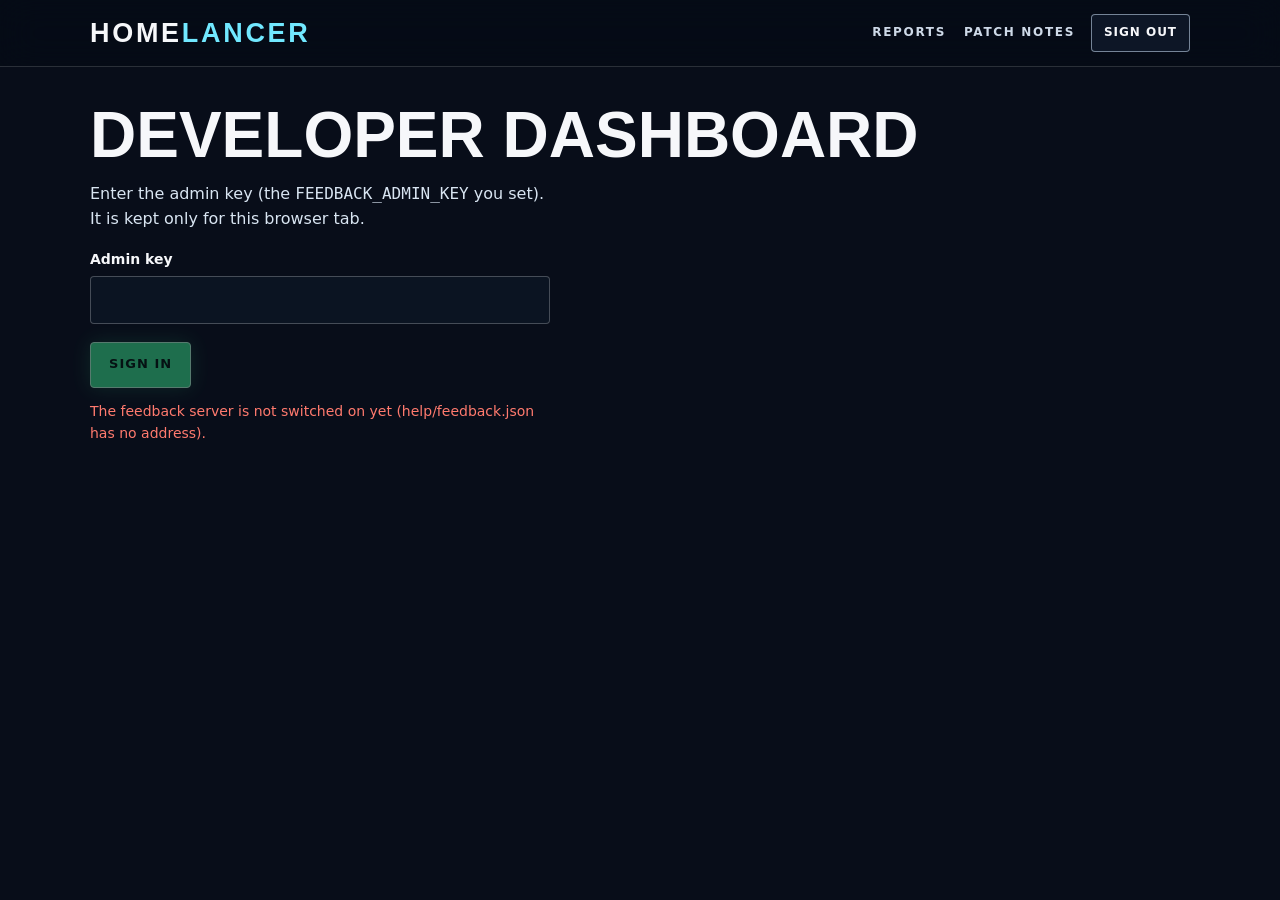
<file: help/admin.html>
<!doctype html>
<html lang="en">
<head>
<meta charset="utf-8"><meta name="viewport" content="width=device-width,initial-scale=1">
<meta name="robots" content="noindex,nofollow">
<meta name="theme-color" content="#080d19">
<title>Homelancer — Developer Dashboard</title>
<link rel="stylesheet" href="help.css">
<style>
.adm{display:grid;grid-template-columns:minmax(0,1fr) minmax(0,1.2fr);gap:16px;align-items:start}
.adm .post{grid-template-columns:52px 1fr;cursor:pointer}.pane h2{font-size:26px;line-height:1.05}.adm .post.sel{border-color:var(--cyan)}
.pane{position:sticky;top:76px;max-height:calc(100vh - 90px);overflow:auto;padding:16px;background:var(--panel);border:1px solid #ffffff1f;border-radius:6px}
.grid2{display:grid;grid-template-columns:1fr 1fr;gap:10px}
.pr{display:flex;align-items:center;justify-content:center;font:800 18px var(--ui);border-radius:6px;border:1px solid #ffffff33;min-height:52px}
.pr.p1{border-color:var(--red);color:var(--red)}.pr.p2{border-color:#ff9f5a;color:#ffbe8a}
.row{display:flex;gap:10px;flex-wrap:wrap;align-items:flex-end}.row>*{flex:1 1 140px}
.att img{max-width:100%;border:1px solid #ffffff33;border-radius:4px;margin-top:8px}
.hiddenmark{color:var(--red);font-weight:700}
#login{max-width:460px}
@media(max-width:900px){.adm{grid-template-columns:1fr}.pane{position:static;max-height:none}}
</style>
</head>
<body>
<header class="site-header"><div class="wrap header-inner"><a class="logo" href="./">HOME<span>LANCER</span></a><nav><a href="#reports">Reports</a><a href="#patch-editor">Patch notes</a></nav><button type="button" class="btn small" id="logout" hidden>Sign out</button></div></header>
<main class="wrap" style="padding:26px 0 60px">
<h1 style="font-size:clamp(38px,6vw,64px)">Developer dashboard</h1>
<section id="login">
<p class="lead" style="font-size:16px">Enter the admin key (the <code>FEEDBACK_ADMIN_KEY</code> you set). It is kept only for this browser tab.</p>
<label for="key">Admin key</label><input type="text" id="key" autocomplete="off" spellcheck="false">
<div class="form-actions" style="justify-content:flex-start"><button type="button" class="btn primary" id="signin">Sign in</button></div>
<p class="msg" id="login-msg" role="status"></p>
</section>
<div id="app" hidden>
<section id="reports">
<div class="tools">
<select id="a-view" aria-label="Which reports"><option value="">Visible</option><option value="hidden">Hidden / flagged</option><option value="all">Everything</option></select>
<select id="a-cat" aria-label="Category"><option value="">All categories</option><option value="bug">Bug reports</option><option value="feedback">Gameplay feedback</option><option value="suggestion">Feature suggestions</option><option value="discussion">General discussion</option></select>
<select id="a-status" aria-label="Status"><option value="">All statuses</option><option value="new">New Report</option><option value="review">Under Review</option><option value="confirmed">Confirmed</option><option value="in_progress">Fix in Progress</option><option value="fixed">Fixed</option><option value="released">Released in Update</option><option value="cannot_reproduce">Unable to Reproduce</option></select>
<select id="a-sort" aria-label="Sort"><option value="priority">Priority</option><option value="top">Most votes</option><option value="new">Newest</option><option value="recent">Recently active</option></select>
<input type="search" id="a-q" placeholder="Search" aria-label="Search">
</div>
<div class="adm"><div class="list" id="a-list"></div><div class="pane" id="a-pane"><p class="hint">Pick a report to review it.</p></div></div>
<button type="button" class="btn more" id="a-more" hidden>Show more</button>
</section>
<section class="block" id="patch-editor">
<h2>Patch notes</h2>
<p class="hint">Publish only changes that shipped in a real update. One change per line, starting with <b>fixed:</b>, <b>improved:</b>, <b>added:</b> or <b>in progress:</b> (add <code>#12</code> to link report 12).</p>
<div class="row"><div><label for="pv">Version</label><input type="text" id="pv" placeholder="v1.9q"></div><div><label for="pd">Release date</label><input type="text" id="pd" placeholder="YYYY-MM-DD"></div><div><label for="pt">Title</label><input type="text" id="pt" value="Homelancer Beta"></div></div>
<label for="pi">Confirmed changes</label><textarea id="pi" rows="6" placeholder="fixed: Jump gate loading issue #12&#10;improved: Mobile flight controls"></textarea>
<label style="display:flex;gap:8px;align-items:center"><input type="checkbox" id="ppub" checked> Publish now (untick to save a draft)</label>
<div class="form-actions" style="justify-content:flex-start"><button type="button" class="btn primary" id="psave">Save patch notes</button><button type="button" class="btn" id="pnew">New</button></div>
<p class="msg" id="pmsg" role="status"></p>
<div id="plist"></div>
</section>
</div>
</main>
<script src="admin.js"></script>
</body>
</html>
</file>
<file: help/help.css>
:root{color-scheme:dark;--bg:#080d19;--panel:#111b2b;--panel2:#0c1524;--text:#f6f7fa;--muted:#b8c5d6;--cyan:#71e8ff;--gold:#f3bc6e;--green:#39e58c;--red:#ff7a6e;--line:#ffffff2c;--display:"Barlow Condensed",Impact,sans-serif;--body:"Space Grotesk",system-ui,sans-serif;--ui:"Chakra Petch",system-ui,sans-serif}
*{box-sizing:border-box}html{scroll-behavior:smooth;scroll-padding-top:90px}
body{margin:0;background:var(--bg);color:var(--text);font:400 16px/1.6 var(--body);overflow-x:hidden}
a{color:var(--cyan)}button,input,select,textarea{font:inherit;color:inherit}
:focus-visible{outline:3px solid var(--cyan);outline-offset:3px}
.skip{position:absolute;top:-100px;left:12px;z-index:200;padding:12px;background:#fff;color:#000}.skip:focus{top:12px}
.wrap{width:min(1100px,calc(100% - 36px));margin-inline:auto}
.site-header{position:sticky;top:0;z-index:100;border-bottom:1px solid #ffffff26;background:#060b16eb;backdrop-filter:blur(18px)}
.header-inner{min-height:66px;display:flex;align-items:center;gap:16px}
.logo{font:900 clamp(20px,2.6vw,27px)/1 var(--display);letter-spacing:.1em;text-transform:uppercase;color:var(--text);text-decoration:none;white-space:nowrap}.logo span{color:var(--cyan)}
.header-inner nav{margin-left:auto;display:flex;gap:18px}.header-inner nav a{color:#ced9e8;font-size:12px;font-weight:700;letter-spacing:.14em;text-transform:uppercase;text-decoration:none}
.btn{display:inline-flex;align-items:center;justify-content:center;gap:8px;min-height:46px;padding:10px 18px;border-radius:4px;border:1px solid #c4d9ed91;background:#0d1626;cursor:pointer;font-size:13px;font-weight:800;letter-spacing:.08em;text-transform:uppercase;text-decoration:none;color:var(--text)}
.btn:hover{background:#1a2c42}.btn:disabled{opacity:.45;cursor:not-allowed}
.btn.primary{background:var(--green);color:#03170c;border-color:#b6ffd6;box-shadow:0 0 20px #39e58c47}.btn.primary:hover{background:#b9ffd7}
.btn.cyan{background:var(--cyan);color:#04111d;border-color:#baf4ff}
.btn.small{min-height:38px;padding:6px 12px;font-size:12px}
.hero{padding:clamp(40px,7vw,80px) 0 26px;background:radial-gradient(900px 400px at 70% 0,#1c3a5a66,transparent),var(--bg)}
.eyebrow{display:inline-flex;gap:9px;align-items:center;color:var(--cyan);font-size:12px;font-weight:800;letter-spacing:.27em;text-transform:uppercase}.eyebrow:before{content:"";width:24px;height:2px;background:currentColor}
h1{font:900 clamp(46px,8vw,96px)/.9 var(--display);text-transform:uppercase;margin:14px 0 14px}
h2{font:800 clamp(32px,5vw,54px)/.95 var(--display);text-transform:uppercase;margin:0 0 12px}
.lead{max-width:680px;color:#d9e5f2;font-size:clamp(16px,1.8vw,19px)}
.free-note{display:inline-block;margin:6px 0 22px;padding:8px 12px;border:1px solid #39e58c80;background:#0b2a1b;color:#c9ffe0;font-size:14px;border-radius:4px}
.hero-actions{display:flex;flex-wrap:wrap;gap:12px}
.notice{margin:18px 0 0;padding:12px 14px;border:1px solid #f3bc6e88;background:#2a1f0c;color:#ffe3b8;border-radius:4px}
section.block{padding:34px 0;border-top:1px solid var(--line)}
.tabs{display:flex;gap:6px;flex-wrap:wrap;margin:6px 0 14px}
.tabs button{min-height:42px;padding:8px 14px;border:1px solid #ffffff33;background:#0d1626;border-radius:999px;cursor:pointer;font:700 13px var(--ui);letter-spacing:.04em}
.tabs button[aria-pressed="true"]{background:var(--cyan);color:#04111d;border-color:var(--cyan)}
.tools{display:flex;flex-wrap:wrap;gap:10px;align-items:center;margin-bottom:14px}
.tools input[type=search],.tools select{min-height:44px;padding:8px 12px;background:#0c1524;border:1px solid #ffffff33;border-radius:4px}
.tools input[type=search]{flex:1 1 220px;min-width:0}
.list{display:flex;flex-direction:column;gap:10px}
.post{display:grid;grid-template-columns:62px 1fr;gap:14px;padding:14px;background:var(--panel);border:1px solid #ffffff1f;border-radius:6px}
.vote{display:flex;flex-direction:column;align-items:center;justify-content:center;gap:2px;min-height:62px;border:1px solid #ffffff33;background:#0c1524;border-radius:6px;cursor:pointer;font:800 18px var(--ui)}
.vote .arrow{font-size:16px;line-height:1}.vote[aria-pressed="true"]{border-color:var(--green);color:var(--green);background:#0b2a1b}
.post h3{margin:0 0 4px;font:700 18px/1.3 var(--body)}.post h3 button{all:unset;cursor:pointer}.post h3 button:hover,.post h3 button:focus-visible{color:var(--cyan);text-decoration:underline}
.meta{display:flex;flex-wrap:wrap;gap:6px 10px;align-items:center;color:var(--muted);font-size:13px}
.chip{display:inline-block;padding:2px 8px;border-radius:999px;border:1px solid #ffffff44;font:700 12px var(--ui);letter-spacing:.03em;white-space:nowrap}
.st-new{border-color:#71e8ff;color:#bff4ff}.st-review{border-color:#f3bc6e;color:#ffe0ad}.st-confirmed{border-color:#ff9f5a;color:#ffd0ad}.st-in_progress{border-color:#b98cff;color:#e2d0ff}
.st-fixed{border-color:#39e58c;color:#bdfdd8}.st-released{border-color:#39e58c;background:#0b2a1b;color:#bdfdd8}.st-cannot_reproduce{border-color:#8a96a8;color:#c9d2de}
.p1{border-color:#ff7a6e;color:#ffc2bb}
.snippet{color:#cdd8e5;font-size:14px;margin:4px 0 0;overflow-wrap:anywhere}
.empty{padding:22px;text-align:center;color:var(--muted);border:1px dashed #ffffff33;border-radius:6px}
.more{margin-top:12px}
.patch{padding:16px;background:var(--panel);border:1px solid #ffffff1f;border-radius:6px;margin-bottom:12px}
.patch h3{margin:0 0 2px;font:800 24px/1 var(--display);text-transform:uppercase;letter-spacing:.03em}.patch .date{color:var(--muted);font-size:13px}
.patch ul{margin:10px 0 0;padding:0;list-style:none}.patch li{padding:4px 0;overflow-wrap:anywhere}
.tag{display:inline-block;min-width:96px;font:800 12px var(--ui);text-transform:uppercase;letter-spacing:.06em}
.t-fixed{color:var(--green)}.t-improved{color:var(--cyan)}.t-added{color:var(--gold)}.t-in_progress{color:#c8a8ff}
dialog{width:min(720px,calc(100% - 20px));max-height:calc(100% - 20px);padding:0;border:1px solid #ffffff44;border-radius:8px;background:var(--panel2);color:var(--text)}
dialog::backdrop{background:#000b}
.dlg-head{position:sticky;top:0;display:flex;align-items:center;justify-content:space-between;gap:10px;padding:14px 16px;background:#0f1a2b;border-bottom:1px solid var(--line);z-index:1}
.dlg-head h2{font-size:30px;margin:0}
.dlg-body{padding:16px}
.x{min-width:44px;min-height:44px;border:1px solid #ffffff44;background:transparent;border-radius:4px;cursor:pointer;font-size:20px}
label{display:block;font-weight:700;font-size:14px;margin:14px 0 6px}label .opt{font-weight:400;color:var(--muted)}
input[type=text],input[type=url],textarea,select.full{width:100%;min-height:46px;padding:10px 12px;background:#0b1422;border:1px solid #ffffff3d;border-radius:4px}
textarea{min-height:110px;resize:vertical}
.hint{color:var(--muted);font-size:13px;margin:4px 0 0}
.hp{position:absolute;left:-9999px;width:1px;height:1px;overflow:hidden}
.dups{margin-top:8px;padding:10px 12px;border:1px solid #f3bc6e88;background:#2a1f0c;border-radius:4px;font-size:14px}
.dups ul{margin:6px 0 0;padding-left:18px}.dups button{all:unset;cursor:pointer;color:var(--gold);text-decoration:underline}
.form-actions{display:flex;flex-wrap:wrap;gap:10px;justify-content:flex-end;margin-top:18px}
.msg{margin-top:12px;min-height:22px;font-size:14px}.msg.err{color:var(--red)}.msg.ok{color:var(--green)}
.detail-body{white-space:pre-wrap;overflow-wrap:anywhere;color:#e3ebf5}
.fields{display:grid;grid-template-columns:auto 1fr;gap:4px 14px;margin:12px 0;font-size:14px}.fields dt{color:var(--muted)}.fields dd{margin:0;white-space:pre-wrap;overflow-wrap:anywhere}
.devnote{margin:12px 0;padding:10px 12px;border-left:3px solid var(--green);background:#0b2a1b}
.comments{margin-top:18px;border-top:1px solid var(--line);padding-top:10px}
.comment{padding:10px 0;border-bottom:1px solid #ffffff14}.comment .who{font-weight:700;font-size:14px}.comment.dev .who{color:var(--green)}
.comment p{margin:4px 0 0;white-space:pre-wrap;overflow-wrap:anywhere}
.linkish{all:unset;cursor:pointer;color:var(--muted);font-size:12px;text-decoration:underline}
.rules{color:var(--muted);font-size:14px}.rules li{margin:4px 0}
footer{padding:26px 0 34px;border-top:1px solid var(--line);color:#9fb0c5;font-size:12px}
.footer-inner{display:flex;justify-content:space-between;gap:16px;flex-wrap:wrap}footer a{color:#cfe2f3}
@media(max-width:620px){.header-inner nav{display:none}.post{grid-template-columns:52px 1fr;gap:10px;padding:12px}.vote{min-height:56px;font-size:16px}.fields{grid-template-columns:1fr}.fields dt{margin-top:6px}.form-actions .btn{flex:1 1 auto}}
</file>
<file: v02/mechscroll.css>
@import url('https://fonts.googleapis.com/css2?family=Barlow+Condensed:wght@500;600;700&family=DM+Sans:wght@400;500;700&display=swap');
:root{--bg:#101113;--panel:#191b1e;--ink:#f4f1e9;--muted:#adafae;--accent:#d4b478;--line:#ffffff24;color-scheme:dark}
*{box-sizing:border-box}html,body{margin:0;background:var(--bg);color:var(--ink);font:16px/1.55 'DM Sans',system-ui,sans-serif}
h1,h2,h3{font-family:'Barlow Condensed','Arial Narrow',sans-serif;font-weight:600;line-height:1;margin:0}
p{color:var(--muted)}
.top{position:sticky;top:0;z-index:20;display:flex;align-items:center;gap:12px;height:56px;padding:0 18px;background:#101113e6;backdrop-filter:blur(12px);border-bottom:1px solid var(--line)}
.brand{font:600 22px 'Barlow Condensed',sans-serif;letter-spacing:.11em}.brand span{color:var(--accent)}
.top .tag{margin-left:auto;font-size:11px;letter-spacing:.18em;text-transform:uppercase;color:var(--accent);border:1px solid #d4b47866;padding:3px 8px}
.intro{padding:56px 22px 40px;max-width:760px}
.eyebrow{font-size:12px;letter-spacing:.2em;text-transform:uppercase;font-weight:700;color:var(--accent)}
.intro h1{font-size:clamp(46px,12vw,96px);margin:10px 0}
.intro .hint{display:inline-block;margin-top:14px;font-size:13px;border:1px solid var(--line);padding:6px 12px}
.sys{position:relative;--c1:#e8fbff;--c2:#00bcd4;--tint:#00bcd4;border-top:1px solid var(--line)}
.track{position:relative;height:260svh}
.stage{position:sticky;top:56px;height:calc(100svh - 56px);overflow:hidden;isolation:isolate;
  background:radial-gradient(120% 80% at 50% 110%,color-mix(in srgb,var(--tint) 22%,transparent),transparent 60%),linear-gradient(180deg,#07080b,#101113)}
.layer{position:absolute;inset:-30% 0;will-change:transform;pointer-events:none}
.stars1{background-image:radial-gradient(1px 1px at 12% 18%,#fff9,transparent 60%),radial-gradient(1px 1px at 72% 34%,#fff8,transparent 60%),radial-gradient(1px 1px at 40% 62%,#fff7,transparent 60%),radial-gradient(1px 1px at 88% 78%,#fff8,transparent 60%),radial-gradient(1px 1px at 22% 88%,#fff6,transparent 60%);background-size:180px 180px;opacity:.7}
.stars2{background-image:radial-gradient(1.6px 1.6px at 30% 20%,#fff,transparent 60%),radial-gradient(1.4px 1.4px at 80% 55%,color-mix(in srgb,var(--c2) 70%,#fff),transparent 60%),radial-gradient(1.8px 1.8px at 55% 85%,#fffc,transparent 60%);background-size:260px 260px}
.planet{position:absolute;right:-18vw;top:14%;width:62vw;max-width:520px;aspect-ratio:1;border-radius:50%;will-change:transform;
  background:radial-gradient(circle at 32% 30%,color-mix(in srgb,var(--c2) 85%,#fff) 0,var(--c1) 38%,#05060a 78%);box-shadow:0 0 80px color-mix(in srgb,var(--tint) 35%,transparent);opacity:.85}
.title{position:absolute;left:0;right:0;top:16%;text-align:center;will-change:transform,opacity;z-index:2;padding:0 14px}
.title .fac{display:inline-flex;gap:8px;align-items:center;font-size:12px;letter-spacing:.2em;text-transform:uppercase;font-weight:700;color:var(--tint)}
.title .fac i{width:14px;height:14px;border-radius:3px;background:linear-gradient(135deg,var(--c1) 50%,var(--c2) 50%);border:1px solid #fff4}
.title h2{font-size:clamp(54px,15vw,140px);letter-spacing:.04em;text-transform:uppercase;text-shadow:0 4px 30px #000c}
.title .meta{margin:8px auto 0;font-size:13px;color:#d9dbd8;max-width:520px}
.ground{position:absolute;left:0;right:0;bottom:12%;height:2px;background:linear-gradient(90deg,transparent,color-mix(in srgb,var(--tint) 70%,#fff),transparent);opacity:.55;z-index:1}
.mech{position:absolute;left:0;bottom:calc(12% - 6px);height:min(44svh,330px);z-index:3;will-change:transform;filter:drop-shadow(0 10px 14px #000a)}
.badge{position:absolute;left:0;bottom:calc(12% + min(44svh,330px));z-index:4;will-change:transform;font:700 10px 'DM Sans';letter-spacing:.16em;text-transform:uppercase;color:#111;background:var(--tint);padding:3px 7px;border-radius:2px;white-space:nowrap}
.catalog{padding:34px 18px 60px;max-width:1100px;margin:auto}
.catalog h3{font-size:30px;margin-bottom:4px}.catalog .ph{font-size:12px;color:#e7c27b}
.grid{display:grid;grid-template-columns:1fr 1fr;gap:12px;margin-top:16px}
@media(min-width:760px){.grid{grid-template-columns:repeat(4,1fr)}}
.card{background:var(--panel);border:1px solid var(--line);border-top:3px solid var(--tint);display:flex;flex-direction:column;min-height:220px}
.card .art{height:130px;display:grid;place-items:center;background:radial-gradient(circle at 50% 80%,color-mix(in srgb,var(--tint) 25%,transparent),transparent 70%)}
.card .art canvas{height:120px}
.card .art .kind{font:600 26px 'Barlow Condensed';letter-spacing:.12em;color:color-mix(in srgb,var(--tint) 75%,#fff);opacity:.6;text-transform:uppercase}
.card .body{padding:10px 12px 12px;display:flex;flex-direction:column;gap:6px;flex:1}
.card b{font-size:14px;line-height:1.25}.price{font-size:12px;letter-spacing:.12em;color:#e7c27b}
.card button{margin-top:auto;background:#25282a;border:1px solid #414448;color:#b6b9b7;padding:9px;font:700 12px 'DM Sans';cursor:not-allowed}
.foot{padding:30px 18px 50px;font-size:12px;color:#858b8d;border-top:1px solid var(--line)}
.hud{position:fixed;right:8px;bottom:8px;z-index:30;font:11px ui-monospace,monospace;background:#000b;color:#9fe6ff;padding:4px 7px;border-radius:3px;pointer-events:none}
@media(prefers-reduced-motion:reduce){.title{transition:none}}
.sys.toward .mech{transform-origin:50% 100%;height:min(46svh,340px)}.sys.toward .badge{bottom:calc(12% + min(46svh,340px))}
.real{font-size:10px;letter-spacing:.14em;color:#9fe6ff;border:1px solid #9fe6ff55;padding:1px 6px;margin-left:6px}
</file>
